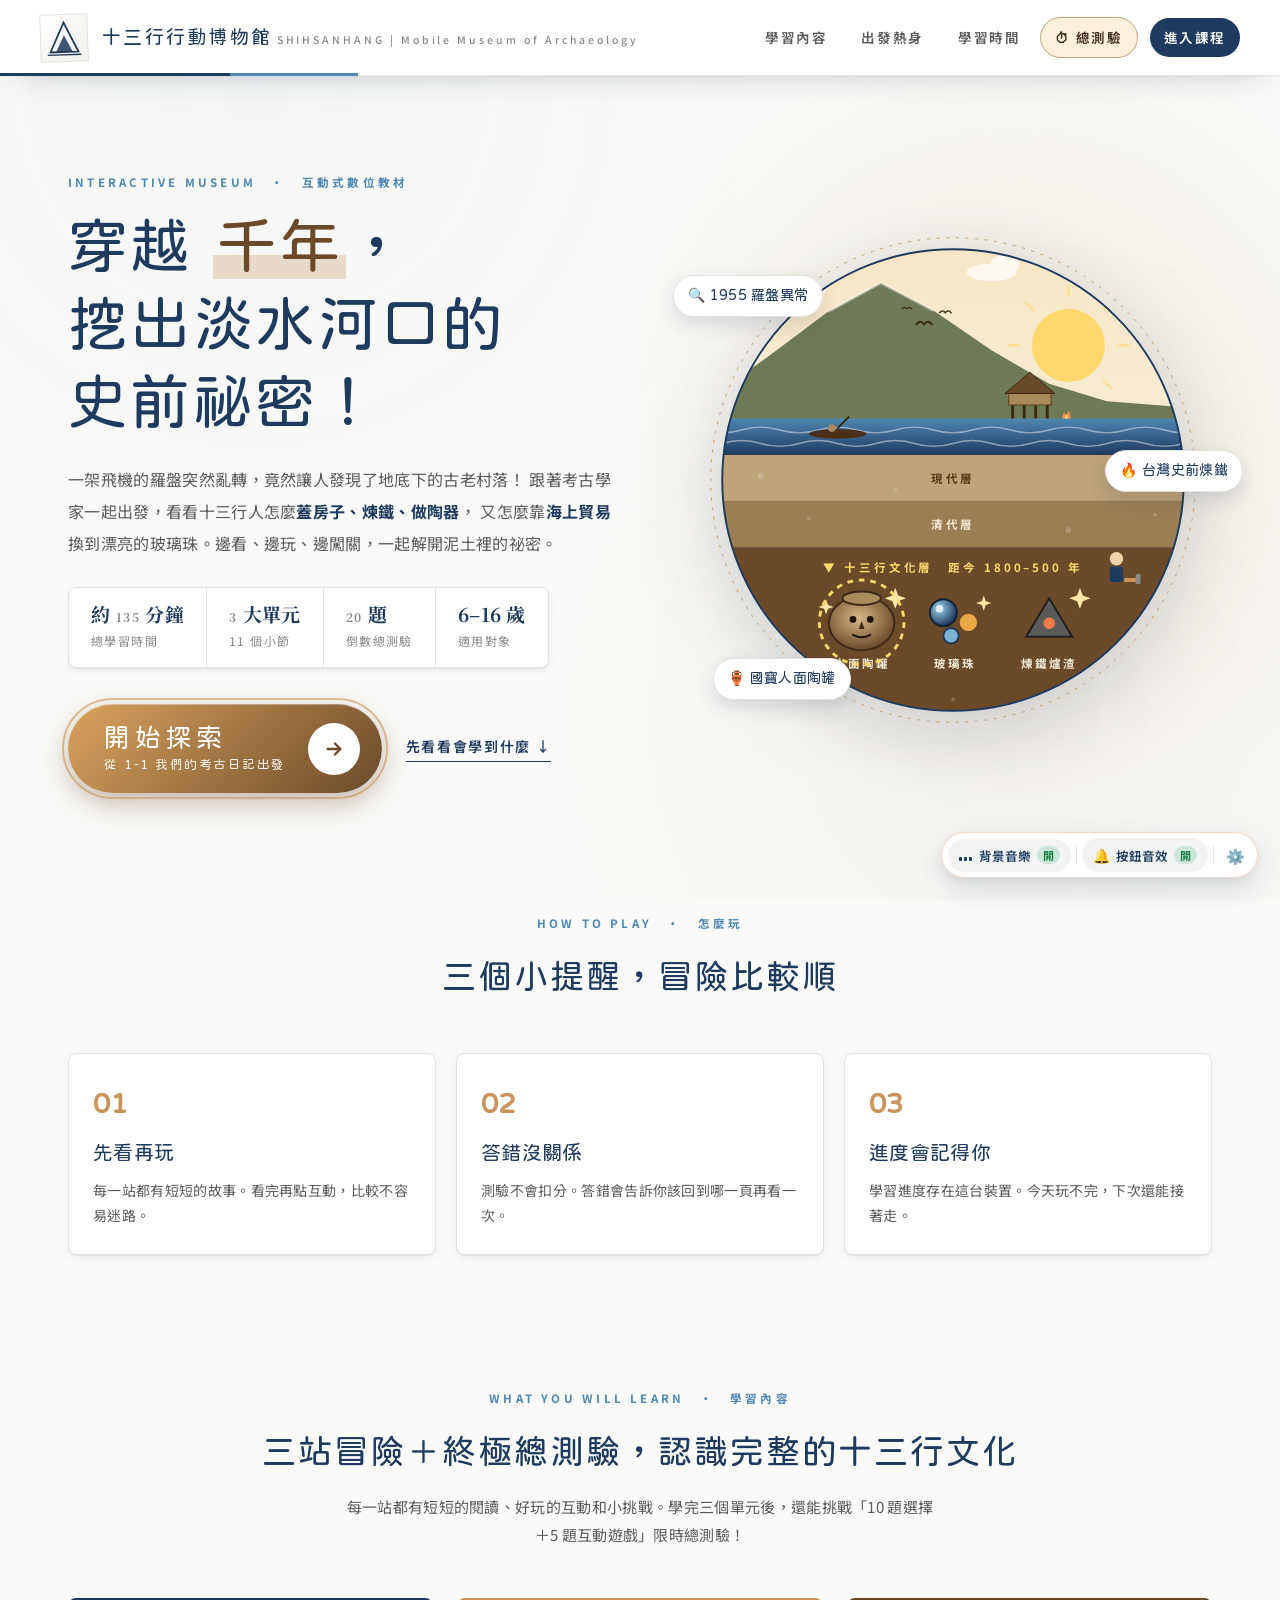
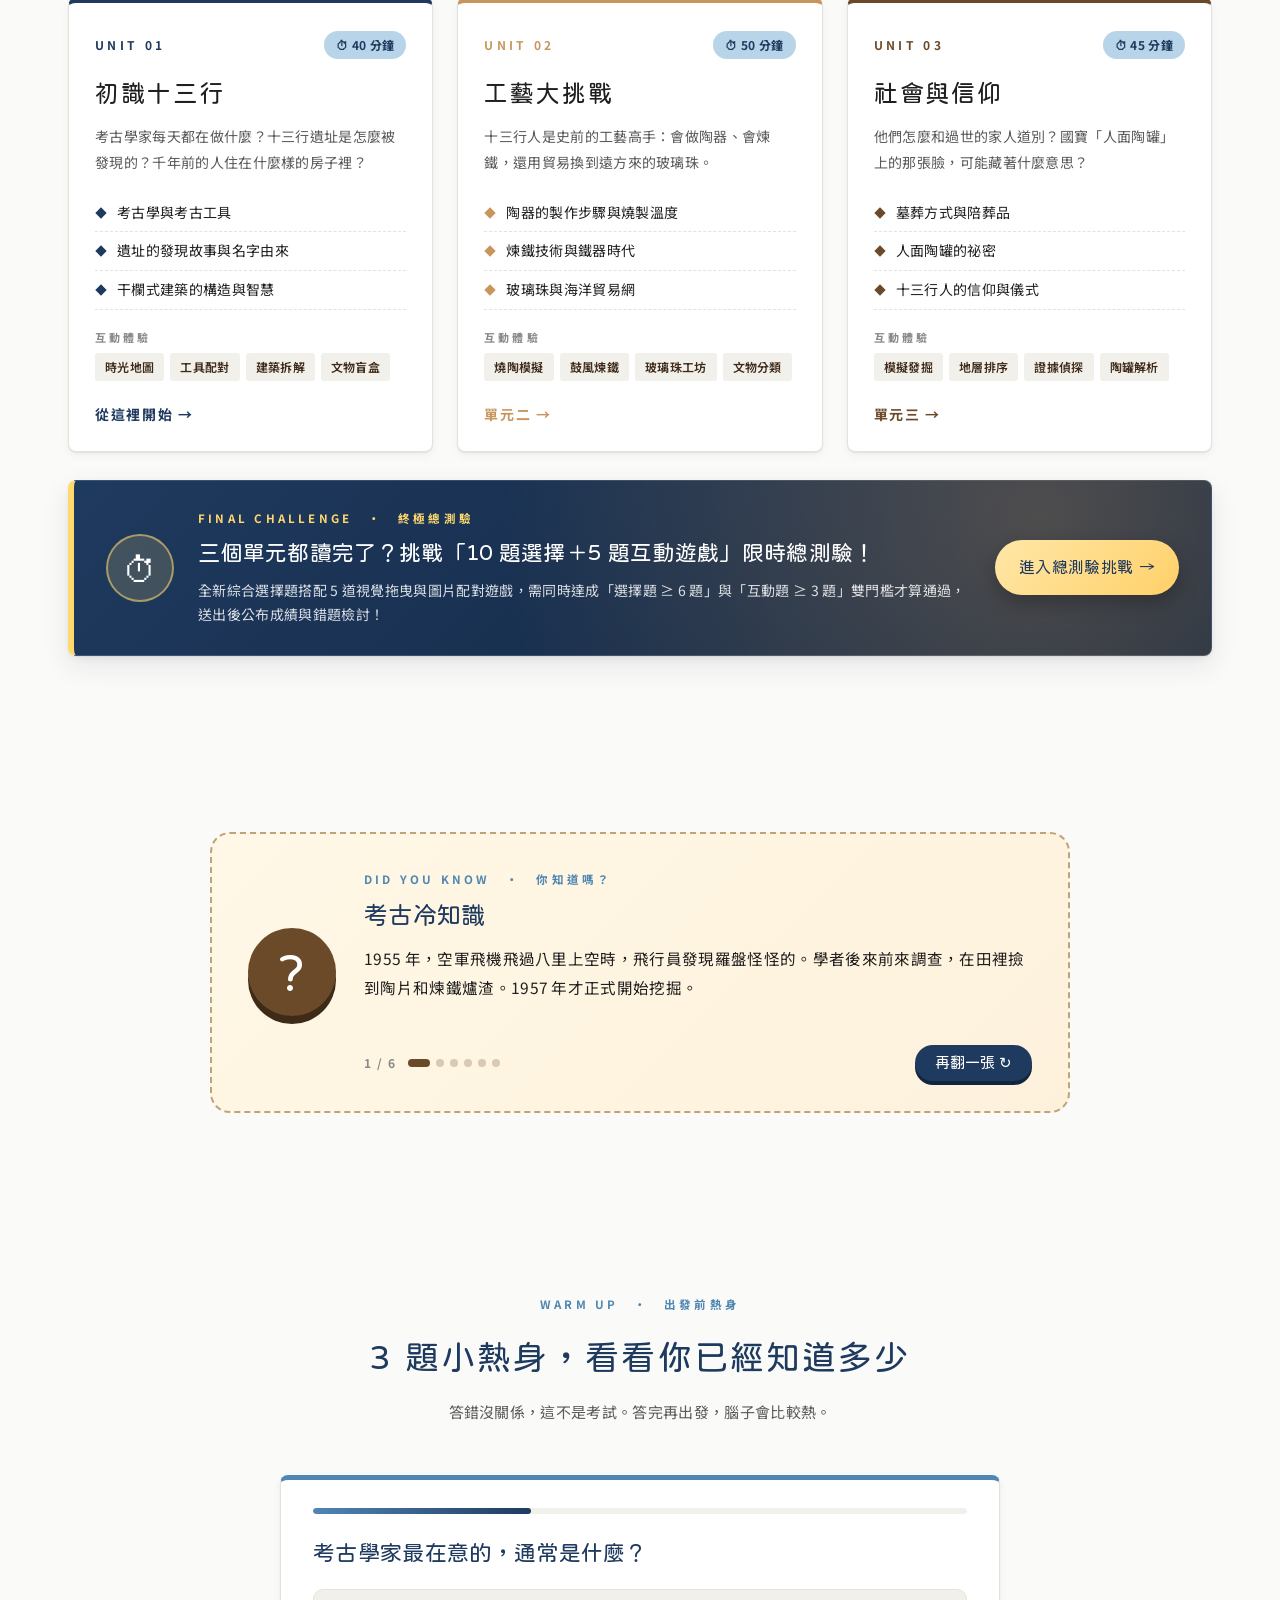
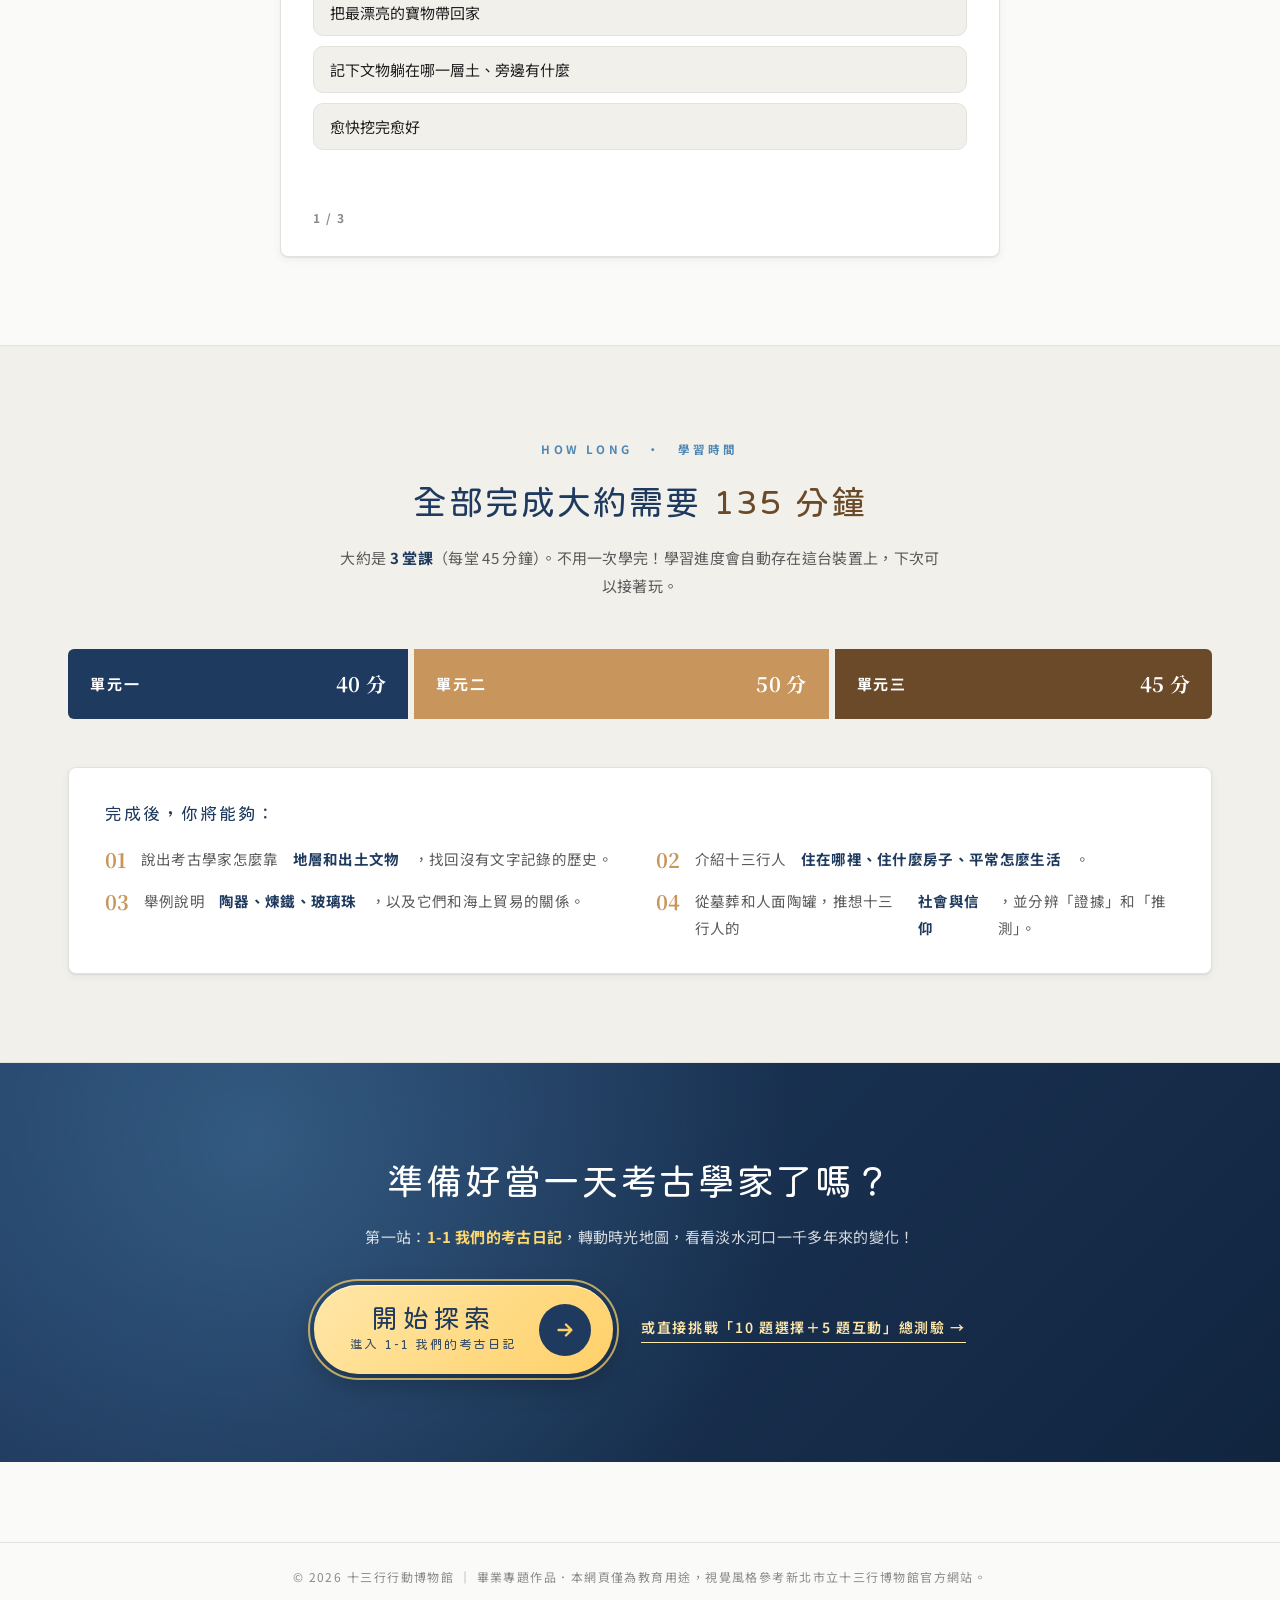
<file: index.html>
<!DOCTYPE html>
<html lang="zh-Hant">
<head>
    <meta charset="UTF-8">
    <meta name="viewport" content="width=device-width, initial-scale=1.0">
    <meta name="description" content="十三行行動博物館｜互動式數位教材：約 135 分鐘，帶你認識千年前淡水河口的十三行文化。">
    <title>十三行行動博物館 ｜ Shihsanhang Mobile Museum</title>

    <link rel="preconnect" href="https://fonts.googleapis.com">
    <link rel="preconnect" href="https://fonts.gstatic.com" crossorigin>
    <link href="https://fonts.googleapis.com/css2?family=Huninn&family=Noto+Sans+TC:wght@300;400;500;700;900&family=Noto+Serif+TC:wght@400;600;700&display=swap" rel="stylesheet">

    <link rel="stylesheet" href="css/style.css">
    <link rel="stylesheet" href="css/home.css">
    <link rel="stylesheet" href="css/audio.css">
</head>
<body class="home">

    <!-- ===== 頂部品牌列 ===== -->
    <header class="site-header" role="banner">
        <a href="index.html" class="brand brand--link" aria-label="十三行行動博物館首頁">
            <span class="brand__mark" aria-hidden="true">
                <svg viewBox="0 0 60 60" width="42" height="42">
                    <polygon points="10,50 30,8 50,50" fill="none" stroke="currentColor" stroke-width="2.5"/>
                    <polygon points="18,50 30,26 42,50" fill="currentColor" opacity="0.85"/>
                    <line x1="6" y1="54" x2="54" y2="54" stroke="currentColor" stroke-width="2"/>
                </svg>
            </span>
            <span class="brand__text">
                <span class="brand__title">十三行行動博物館</span>
                <span class="brand__subtitle">SHIHSANHANG&nbsp;|&nbsp;Mobile Museum of Archaeology</span>
            </span>
        </a>
        <nav class="home-nav" aria-label="首頁導覽">
            <a href="#learn">學習內容</a>
            <a href="#warmup">出發熱身</a>
            <a href="#time">學習時間</a>
            <a href="quiz.html" class="home-nav__quiz">⏱ 總測驗</a>
            <a href="unit1.html?guide=1#sub-1-1" class="home-nav__go">進入課程</a>
        </nav>
    </header>

    <main>
        <!-- ===== 主視覺 ===== -->
        <section class="home-hero" aria-labelledby="homeTitle">
            <div class="home-hero__copy">
                <span class="home-eyebrow">INTERACTIVE MUSEUM　·　互動式數位教材</span>
                <h1 id="homeTitle" class="home-hero__title">穿越 <em>千年</em>，<br>挖出淡水河口的<br>史前祕密！</h1>
                <p class="home-hero__lead">
                    一架飛機的羅盤突然亂轉，竟然讓人發現了地底下的古老村落！
                    跟著考古學家一起出發，看看十三行人怎麼<b>蓋房子、煉鐵、做陶器</b>，
                    又怎麼靠<b>海上貿易</b>換到漂亮的玻璃珠。邊看、邊玩、邊闖關，一起解開泥土裡的祕密。
                </p>

                <ul class="home-facts" aria-label="課程資訊">
                    <li><b>約 <span data-count="135">135</span> 分鐘</b><span>總學習時間</span></li>
                    <li><b><span data-count="3">3</span> 大單元</b><span>11 個小節</span></li>
                    <li><b><span data-count="20">20</span> 題</b><span>倒數總測驗</span></li>
                    <li><b>6–16 歲</b><span>適用對象</span></li>
                </ul>

                <div class="home-hero__actions">
                    <a href="unit1.html?guide=1#sub-1-1" class="start-btn" aria-label="開始學習，進入 1-1 我們的考古日記">
                        <span class="start-btn__label">開始探索</span>
                        <span class="start-btn__sub">從 1-1 我們的考古日記出發</span>
                        <span class="start-btn__arrow" aria-hidden="true">
                            <svg viewBox="0 0 24 24" width="22" height="22"><path d="M5 12h13M13 6l6 6-6 6" fill="none" stroke="currentColor" stroke-width="2.6" stroke-linecap="round" stroke-linejoin="round"/></svg>
                        </span>
                    </a>
                    <a href="#learn" class="ghost-btn">先看看會學到什麼 ↓</a>
                </div>
            </div>

            <!-- 主視覺插畫：地層與出土文物 -->
            <div class="home-hero__visual" aria-hidden="true">
                <span class="hero-chip hero-chip--1">🔍 1955 羅盤異常</span>
                <span class="hero-chip hero-chip--2">🔥 台灣史前煉鐵</span>
                <span class="hero-chip hero-chip--3">🏺 國寶人面陶罐</span>
                <svg viewBox="0 0 520 520" class="strata">
                    <defs>
                        <linearGradient id="hSky" x1="0" y1="0" x2="0" y2="1">
                            <stop offset="0%" stop-color="#F7E6C4"/>
                            <stop offset="100%" stop-color="#FBF5EA"/>
                        </linearGradient>
                        <linearGradient id="hWater" x1="0" y1="0" x2="0" y2="1">
                            <stop offset="0%" stop-color="#4F86B3"/>
                            <stop offset="100%" stop-color="#1F3A5F"/>
                        </linearGradient>
                        <radialGradient id="hBead" cx="35%" cy="35%" r="65%">
                            <stop offset="0%" stop-color="#9FD3F0"/>
                            <stop offset="100%" stop-color="#1F3A5F"/>
                        </radialGradient>
                        <radialGradient id="hPot" cx="45%" cy="40%" r="60%">
                            <stop offset="0%" stop-color="#D9B888"/>
                            <stop offset="100%" stop-color="#6B4A2A"/>
                        </radialGradient>
                        <clipPath id="hClip"><circle cx="260" cy="260" r="240"/></clipPath>
                    </defs>

                    <g clip-path="url(#hClip)">
                        <rect width="520" height="520" fill="url(#hSky)"/>

                        <!-- 遠景（視差：最慢） -->
                        <g class="px" data-depth="6">
                        <g class="strata__rays" transform="translate(380,120)">
                            <g class="strata__rays-spin" stroke="#FFD86E" stroke-width="3" stroke-linecap="round" opacity=".55">
                                <line x1="0" y1="-52" x2="0" y2="-62"/><line x1="0" y1="52" x2="0" y2="62"/>
                                <line x1="-52" y1="0" x2="-62" y2="0"/><line x1="52" y1="0" x2="62" y2="0"/>
                                <line x1="37" y1="37" x2="44" y2="44"/><line x1="-37" y1="-37" x2="-44" y2="-44"/>
                                <line x1="37" y1="-37" x2="44" y2="-44"/><line x1="-37" y1="37" x2="-44" y2="44"/>
                            </g>
                        </g>
                        <circle class="strata__sun" cx="380" cy="120" r="38" fill="#FFD86E"/>
                        <g class="strata__cloud strata__cloud--1" fill="#fff" opacity=".9">
                            <ellipse cx="90" cy="70" rx="34" ry="12"/><ellipse cx="108" cy="60" rx="20" ry="13"/><ellipse cx="76" cy="62" rx="14" ry="10"/>
                        </g>
                        <g class="strata__cloud strata__cloud--2" fill="#fff" opacity=".75">
                            <ellipse cx="300" cy="44" rx="26" ry="9"/><ellipse cx="314" cy="36" rx="15" ry="10"/>
                        </g>
                        <path d="M0,180 L70,130 L130,85 L185,55 L240,84 L300,125 L360,160 L420,178 L520,186 L520,200 L0,200 Z" fill="#6E7A55"/>
                        <path d="M130,85 L185,55 L240,84" fill="none" stroke="rgba(255,255,255,.4)" stroke-width="3"/>
                        <g class="strata__birds" fill="none" stroke="#3A2A0A" stroke-width="2" stroke-linecap="round">
                            <g transform="translate(230,98)"><path class="strata__wing" d="M-8,0 Q-4,-5 0,0 Q4,-5 8,0"/></g>
                            <g transform="translate(252,86) scale(.75)"><path class="strata__wing strata__wing--b" d="M-8,0 Q-4,-5 0,0 Q4,-5 8,0"/></g>
                            <g transform="translate(212,82) scale(.6)"><path class="strata__wing strata__wing--c" d="M-8,0 Q-4,-5 0,0 Q4,-5 8,0"/></g>
                        </g>
                        </g>

                        <!-- 炊煙 -->
                        <g fill="#fff">
                            <circle class="strata__smoke" cx="346" cy="146" r="5"/>
                            <circle class="strata__smoke strata__smoke--b" cx="346" cy="146" r="6"/>
                            <circle class="strata__smoke strata__smoke--c" cx="346" cy="146" r="4"/>
                        </g>

                        <!-- 干欄屋 + 火堆 -->
                        <g transform="translate(340, 182)">
                            <line x1="-18" y1="0" x2="-18" y2="16" stroke="#3A2A0A" stroke-width="3"/>
                            <line x1="-6" y1="0" x2="-6" y2="16" stroke="#3A2A0A" stroke-width="3"/>
                            <line x1="6" y1="0" x2="6" y2="16" stroke="#3A2A0A" stroke-width="3"/>
                            <line x1="18" y1="0" x2="18" y2="16" stroke="#3A2A0A" stroke-width="3"/>
                            <rect x="-22" y="-12" width="44" height="12" fill="#A88A5C" stroke="#5A3A1A"/>
                            <polygon points="-26,-12 0,-34 26,-12" fill="#6B4A2A" stroke="#3A2A0A"/>
                            <g class="strata__fire" transform="translate(38, 10)">
                                <ellipse cx="0" cy="6" rx="8" ry="3" fill="#3A2A0A" opacity=".45"/>
                                <path d="M-5,6 Q-2,-10 0,6 Q2,-14 5,6" fill="#FF8A45"/>
                                <path d="M-2,6 Q0,-6 2,6" fill="#FFE066"/>
                            </g>
                        </g>

                        <!-- 河面 -->
                        <rect x="0" y="196" width="520" height="38" fill="url(#hWater)"/>
                        <g class="strata__waves" fill="none" stroke="#fff" stroke-width="1.5" opacity=".45">
                            <path d="M-40,208 q20,-6 40,0 t40,0 t40,0 t40,0 t40,0 t40,0 t40,0 t40,0 t40,0 t40,0 t40,0 t40,0 t40,0 t40,0 t40,0"/>
                            <path d="M-60,222 q20,-6 40,0 t40,0 t40,0 t40,0 t40,0 t40,0 t40,0 t40,0 t40,0 t40,0 t40,0 t40,0 t40,0 t40,0 t40,0"/>
                        </g>
                        <g transform="translate(140, 212)">
                            <g class="strata__canoe">
                                <ellipse cx="0" cy="0" rx="30" ry="5" fill="#4A2F1A"/>
                                <circle cx="-6" cy="-6" r="4" fill="#A88A5C"/>
                                <line x1="0" y1="-6" x2="12" y2="-18" stroke="#3A2A0A" stroke-width="2"/>
                            </g>
                        </g>
                        <g transform="translate(430, 214)">
                            <g class="strata__fish">
                                <path d="M0,0 q8,-6 16,0 q-8,6 -16,0 z M16,0 l6,-4 v8 z" fill="#E8A845"/>
                            </g>
                        </g>

                        <!-- 地層 -->
                        <rect x="0" y="234" width="520" height="48" fill="#BFA37A"/>
                        <rect x="0" y="282" width="520" height="48" fill="#9C7E55"/>
                        <rect x="0" y="330" width="520" height="190" fill="#6B4A2A"/>
                        <g stroke="rgba(0,0,0,.12)" stroke-width="1.5">
                            <line x1="0" y1="282" x2="520" y2="282"/>
                            <line x1="0" y1="330" x2="520" y2="330"/>
                        </g>
                        <g fill="rgba(255,255,255,.18)">
                            <circle cx="60" cy="256" r="3"/><circle cx="200" cy="270" r="2"/><circle cx="420" cy="250" r="3"/>
                            <circle cx="110" cy="300" r="2"/><circle cx="380" cy="312" r="3"/><circle cx="470" cy="296" r="2"/>
                            <circle cx="120" cy="470" r="3"/><circle cx="260" cy="488" r="2"/><circle cx="400" cy="466" r="3"/>
                        </g>
                        <g font-size="12" font-weight="700" letter-spacing="3" text-anchor="middle">
                            <text x="260" y="263" fill="#5A3A1A">現代層</text>
                            <text x="260" y="311" fill="#F2E6D0">清代層</text>
                            <text x="260" y="356" fill="#FFD86E">▼ 十三行文化層　距今 1800–500 年</text>
                        </g>

                        <!-- 出土文物（外層定位、內層動畫） -->
                        <g transform="translate(165, 405)">
                            <g class="strata__find strata__find--1">
                                <ellipse cx="0" cy="4" rx="34" ry="28" fill="url(#hPot)" stroke="#3D2A18" stroke-width="2"/>
                                <ellipse cx="0" cy="-22" rx="20" ry="7" fill="#A88A5C" stroke="#3D2A18" stroke-width="2"/>
                                <circle cx="-9" cy="0" r="3.5" fill="#1F1208"/>
                                <circle cx="9" cy="0" r="3.5" fill="#1F1208"/>
                                <path d="M0,2 L-3,10 L3,10 Z" fill="#3D2A18"/>
                                <path d="M-9,16 Q0,21 9,16" fill="none" stroke="#1F1208" stroke-width="2" stroke-linecap="round"/>
                            </g>
                        </g>
                        <g transform="translate(250, 398)">
                            <g class="strata__find strata__find--2">
                                <circle cx="0" cy="0" r="14" fill="url(#hBead)" stroke="#0F2238" stroke-width="2"/>
                                <circle cx="26" cy="10" r="10" fill="#E8A845" stroke="#6B4A2A" stroke-width="2"/>
                                <circle cx="8" cy="24" r="8" fill="#7FB3D5" stroke="#1F3A5F" stroke-width="2"/>
                                <circle cx="-4" cy="-4" r="4" fill="#fff" opacity=".7"/>
                            </g>
                        </g>
                        <g transform="translate(360, 405)">
                            <g class="strata__find strata__find--3">
                                <path d="M-24,18 L0,-22 L24,18 Z" fill="#5A5A5A" stroke="#1F1F1F" stroke-width="2"/>
                                <circle cx="0" cy="4" r="6" fill="#FF7A45"/>
                            </g>
                        </g>
                        <g font-size="12" font-weight="700" letter-spacing="2" text-anchor="middle" fill="#F2E6D0">
                            <text x="165" y="456">人面陶罐</text>
                            <text x="262" y="456">玻璃珠</text>
                            <text x="360" y="456">煉鐵爐渣</text>
                        </g>
                        <g transform="translate(430, 360)">
                            <g class="strata__digger">
                                <circle cx="0" cy="-18" r="7" fill="#F2D2A8"/>
                                <rect x="-7" y="-10" width="14" height="16" rx="3" fill="#1F3A5F"/>
                                <rect x="8" y="2" width="16" height="4" rx="1" fill="#C8965C"/>
                                <rect x="20" y="-2" width="5" height="10" fill="#8A8A8A"/>
                            </g>
                        </g>

                        <!-- 閃光 -->
                        <g fill="#FFE7A8">
                            <path class="strata__spark" d="M200,372 l3,8 8,3 -8,3 -3,8 -3,-8 -8,-3 8,-3z"/>
                            <path class="strata__spark strata__spark--b" d="M292,380 l2,6 6,2 -6,2 -2,6 -2,-6 -6,-2 6,-2z"/>
                            <path class="strata__spark strata__spark--c" d="M392,372 l3,8 8,3 -8,3 -3,8 -3,-8 -8,-3 8,-3z"/>
                            <path class="strata__spark strata__spark--d" d="M128,384 l2,6 6,2 -6,2 -2,6 -2,-6 -6,-2 6,-2z"/>
                        </g>

                        <!-- 考古探照光 -->
                        <circle class="strata__scan" cx="165" cy="408" r="44" fill="none" stroke="#FFD86E" stroke-width="3" stroke-dasharray="6 6"/>
                    </g>
                    <circle cx="260" cy="260" r="240" fill="none" stroke="#1F3A5F" stroke-width="2"/>
                    <circle cx="260" cy="260" r="252" fill="none" stroke="#C8965C" stroke-width="1" stroke-dasharray="3 7"/>
                </svg>
                <span class="hero-mote" style="--x:12%; --d:9s"></span>
                <span class="hero-mote" style="--x:38%; --d:12s"></span>
                <span class="hero-mote" style="--x:71%; --d:8s"></span>
                <span class="hero-mote" style="--x:86%; --d:11s"></span>
            </div>
        </section>

        <section class="home-section home-section--how" aria-labelledby="howTitle">
            <div class="home-section__head">
                <span class="home-eyebrow">HOW TO PLAY　·　怎麼玩</span>
                <h2 id="howTitle" class="home-section__title">三個小提醒，冒險比較順</h2>
            </div>
            <ol class="how-steps">
                <li class="reveal-up"><b>01</b><h3>先看再玩</h3><p>每一站都有短短的故事。看完再點互動，比較不容易迷路。</p></li>
                <li class="reveal-up"><b>02</b><h3>答錯沒關係</h3><p>測驗不會扣分。答錯會告訴你該回到哪一頁再看一次。</p></li>
                <li class="reveal-up"><b>03</b><h3>進度會記得你</h3><p>學習進度存在這台裝置。今天玩不完，下次還能接著走。</p></li>
            </ol>
        </section>

        <!-- ===== 你會學到什麼 ===== -->
        <section class="home-section" id="learn" aria-labelledby="learnTitle">
            <div class="home-section__head">
                <span class="home-eyebrow">WHAT YOU WILL LEARN　·　學習內容</span>
                <h2 id="learnTitle" class="home-section__title">三站冒險＋終極總測驗，認識完整的十三行文化</h2>
                <p class="home-section__lead">每一站都有短短的閱讀、好玩的互動和小挑戰。學完三個單元後，還能挑戰「10 題選擇＋5 題互動遊戲」限時總測驗！</p>
            </div>

            <div class="unit-cards">
                <article class="reveal-up unit-card unit-card--1" data-progress-key="unit1">
                    <div class="unit-card__top">
                        <span class="unit-card__no">UNIT 01</span>
                        <span class="unit-card__time">⏱ 40 分鐘</span>
                    </div>
                    <h3 class="unit-card__title">初識十三行</h3>
                    <p class="unit-card__desc">考古學家每天都在做什麼？十三行遺址是怎麼被發現的？千年前的人住在什麼樣的房子裡？</p>
                    <ul class="unit-card__list">
                        <li>考古學與考古工具</li>
                        <li>遺址的發現故事與名字由來</li>
                        <li>干欄式建築的構造與智慧</li>
                    </ul>
                    <div class="unit-card__play">
                        <span>互動體驗</span>
                        <em>時光地圖</em><em>工具配對</em><em>建築拆解</em><em>文物盲盒</em>
                    </div>
                    <a href="unit1.html?guide=1#sub-1-1" class="unit-card__link">從這裡開始 →</a>
                </article>

                <article class="reveal-up unit-card unit-card--2" data-progress-key="unit2">
                    <div class="unit-card__top">
                        <span class="unit-card__no">UNIT 02</span>
                        <span class="unit-card__time">⏱ 50 分鐘</span>
                    </div>
                    <h3 class="unit-card__title">工藝大挑戰</h3>
                    <p class="unit-card__desc">十三行人是史前的工藝高手：會做陶器、會煉鐵，還用貿易換到遠方來的玻璃珠。</p>
                    <ul class="unit-card__list">
                        <li>陶器的製作步驟與燒製溫度</li>
                        <li>煉鐵技術與鐵器時代</li>
                        <li>玻璃珠與海洋貿易網</li>
                    </ul>
                    <div class="unit-card__play">
                        <span>互動體驗</span>
                        <em>燒陶模擬</em><em>鼓風煉鐵</em><em>玻璃珠工坊</em><em>文物分類</em>
                    </div>
                    <a href="unit2.html#sub-2-1" class="unit-card__link">單元二 →</a>
                </article>

                <article class="reveal-up unit-card unit-card--3" data-progress-key="unit3">
                    <div class="unit-card__top">
                        <span class="unit-card__no">UNIT 03</span>
                        <span class="unit-card__time">⏱ 45 分鐘</span>
                    </div>
                    <h3 class="unit-card__title">社會與信仰</h3>
                    <p class="unit-card__desc">他們怎麼和過世的家人道別？國寶「人面陶罐」上的那張臉，可能藏著什麼意思？</p>
                    <ul class="unit-card__list">
                        <li>墓葬方式與陪葬品</li>
                        <li>人面陶罐的祕密</li>
                        <li>十三行人的信仰與儀式</li>
                    </ul>
                    <div class="unit-card__play">
                        <span>互動體驗</span>
                        <em>模擬發掘</em><em>地層排序</em><em>證據偵探</em><em>陶罐解析</em>
                    </div>
                    <a href="unit3.html#sub-3-1" class="unit-card__link">單元三 →</a>
                </article>
            </div>

            <!-- 終極總測驗橫幅入口 -->
            <div class="reveal-up home-quiz-banner">
                <div class="home-quiz-banner__badge" aria-hidden="true">⏱</div>
                <div class="home-quiz-banner__body">
                    <div class="home-quiz-banner__tags">
                        <span class="home-quiz-banner__eyebrow">FINAL CHALLENGE　·　終極總測驗</span>
                        <span class="home-quiz-banner__best" id="homeQuizBest" hidden></span>
                    </div>
                    <h3 class="home-quiz-banner__title">三個單元都讀完了？挑戰「10 題選擇＋5 題互動遊戲」限時總測驗！</h3>
                    <p class="home-quiz-banner__desc">全新綜合選擇題搭配 5 道視覺拖曳與圖片配對遊戲，需同時達成「選擇題 ≥ 6 題」與「互動題 ≥ 3 題」雙門檻才算通過，送出後公布成績與錯題檢討！</p>
                </div>
                <a href="quiz.html" class="home-quiz-banner__btn">進入總測驗挑戰 →</a>
            </div>
        </section>

        <!-- ===== 你知道嗎？小知識翻牌 ===== -->
        <section class="home-section home-section--facts" aria-labelledby="factTitle">
            <div class="fun-fact reveal-up" id="funFact">
                <div class="fun-fact__badge" aria-hidden="true">?</div>
                <div class="fun-fact__body">
                    <span class="home-eyebrow">DID YOU KNOW　·　你知道嗎？</span>
                    <h2 id="factTitle" class="fun-fact__title">考古冷知識</h2>
                    <p class="fun-fact__text" id="funFactText" aria-live="polite">1955 年，空軍飛機飛過八里上空時，飛行員發現羅盤怪怪的。學者後來前來調查，在田裡撿到陶片和煉鐵爐渣。1957 年才正式開始挖掘。</p>
                    <div class="fun-fact__foot">
                        <div class="fun-fact__meta">
                            <span class="fun-fact__count" id="funFactCount">1 / 6</span>
                            <div class="fun-fact__dots" id="funFactDots" aria-hidden="true"></div>
                        </div>
                        <button type="button" class="fun-fact__next" id="funFactNext">再翻一張 ↻</button>
                    </div>
                </div>
            </div>
        </section>

        <section class="home-section" id="warmup" aria-labelledby="warmTitle">
            <div class="home-section__head">
                <span class="home-eyebrow">WARM UP　·　出發前熱身</span>
                <h2 id="warmTitle" class="home-section__title">3 題小熱身，看看你已經知道多少</h2>
                <p class="home-section__lead">答錯沒關係，這不是考試。答完再出發，腦子會比較熱。</p>
            </div>
            <div class="warmup reveal-up" id="warmupGame">
                <div class="warmup__progress" aria-hidden="true">
                    <span class="warmup__progress-bar" id="warmupBar" style="width: 33.3%"></span>
                </div>
                <p class="warmup__q" id="warmupQ"></p>
                <div class="warmup__opts" id="warmupOpts"></div>
                <p class="warmup__fb" id="warmupFb" aria-live="polite"></p>
                <div class="warmup__foot">
                    <span class="warmup__count" id="warmupCount">1 / 3</span>
                    <a href="unit1.html?guide=1#sub-1-1" class="warmup__go" hidden>熱身完成，開始探索 →</a>
                </div>
            </div>
        </section>

        <!-- ===== 學習時間 ===== -->
        <section class="home-section home-section--alt" id="time" aria-labelledby="timeTitle">
            <div class="home-section__head">
                <span class="home-eyebrow">HOW LONG　·　學習時間</span>
                <h2 id="timeTitle" class="home-section__title">全部完成大約需要 <em>135 分鐘</em></h2>
                <p class="home-section__lead">大約是 <b>3 堂課</b>（每堂 45 分鐘）。不用一次學完！學習進度會自動存在這台裝置上，下次可以接著玩。</p>
            </div>

            <div class="time-plan reveal-up" role="list">
                <div class="time-plan__seg time-plan__seg--1" style="flex: 40" role="listitem">
                    <b>單元一</b><span>40 分</span>
                </div>
                <div class="time-plan__seg time-plan__seg--2" style="flex: 50" role="listitem">
                    <b>單元二</b><span>50 分</span>
                </div>
                <div class="time-plan__seg time-plan__seg--3" style="flex: 45" role="listitem">
                    <b>單元三</b><span>45 分</span>
                </div>
            </div>

            <div class="outcomes reveal-up">
                <h3 class="outcomes__title">完成後，你將能夠：</h3>
                <ol class="outcomes__list">
                    <li><span>01</span>說出考古學家怎麼靠<b>地層和出土文物</b>，找回沒有文字記錄的歷史。</li>
                    <li><span>02</span>介紹十三行人<b>住在哪裡、住什麼房子、平常怎麼生活</b>。</li>
                    <li><span>03</span>舉例說明<b>陶器、煉鐵、玻璃珠</b>，以及它們和海上貿易的關係。</li>
                    <li><span>04</span>從墓葬和人面陶罐，推想十三行人的<b>社會與信仰</b>，並分辨「證據」和「推測」。</li>
                </ol>
            </div>
        </section>

        <!-- ===== 結尾呼籲 ===== -->
        <section class="home-cta" aria-labelledby="ctaTitle">
            <h2 id="ctaTitle" class="home-cta__title">準備好當一天考古學家了嗎？</h2>
            <p class="home-cta__lead">第一站：<b>1-1 我們的考古日記</b>，轉動時光地圖，看看淡水河口一千多年來的變化！</p>
            <div class="home-cta__actions">
                <a href="unit1.html?guide=1#sub-1-1" class="start-btn start-btn--light" aria-label="開始學習，進入 1-1 我們的考古日記">
                    <span class="start-btn__label">開始探索</span>
                    <span class="start-btn__sub">進入 1-1 我們的考古日記</span>
                    <span class="start-btn__arrow" aria-hidden="true">
                        <svg viewBox="0 0 24 24" width="22" height="22"><path d="M5 12h13M13 6l6 6-6 6" fill="none" stroke="currentColor" stroke-width="2.6" stroke-linecap="round" stroke-linejoin="round"/></svg>
                    </span>
                </a>
                <a href="quiz.html" class="ghost-btn ghost-btn--light">或直接挑戰「10 題選擇＋5 題互動」總測驗 →</a>
            </div>
        </section>
    </main>

    <footer class="site-footer home-footer">
        <p>© 2026 十三行行動博物館 ｜ 畢業專題作品．本網頁僅為教育用途，視覺風格參考新北市立十三行博物館官方網站。</p>
    </footer>

    <script src="js/audio.js" defer></script>
    <script src="js/home.js" defer></script>

</body>
</html>
</file>
<file: css/style.css>
/* =========================================================
   十三行行動博物館 - 視覺風格 CSS
   參考新北市立十三行博物館官網 (sshm.ntpc.gov.tw)
   ========================================================= */

/* 標題用的圓體（jf 粉圓體 Huninn），內文仍使用 Noto Sans TC */
@import url('https://fonts.googleapis.com/css2?family=Huninn&display=swap');

/* ---------- 1. 設計變數 (Design Tokens) ---------- */
:root {
    /* 主色：清水模灰、地質棕、官網靛藍、天空藍 */
    --c-concrete:      #A6A6A6;      /* 清水模灰 */
    --c-concrete-dk:   #6E6E6E;      /* 深清水模 */
    --c-concrete-lt:   #DCDCDC;      /* 淡清水模 */
    --c-earth:         #6B4A2A;      /* 地質棕 */
    --c-earth-dk:      #3D2A18;      /* 深地質棕 */
    --c-earth-lt:      #BFA37A;      /* 淡地質棕 */
    --c-indigo:        #1F3A5F;      /* 官網招牌靛藍 */
    --c-indigo-dk:     #11253F;
    --c-sky:           #4F86B3;      /* 天空藍 */
    --c-sky-lt:        #B8D4E8;
    --c-accent:        #C8965C;      /* 點綴琥珀 */

    /* 中性 */
    --c-bg:            #FAFAF8;
    --c-bg-alt:        #F2F0EB;
    --c-line:          #E4E2DD;
    --c-text:          #1F1F1F;
    --c-text-soft:     #5A5A5A;
    --c-text-mute:     #8A8A8A;

    /* 字體 */
    --f-sans:   'Noto Sans TC', 'PingFang TC', 'Microsoft JhengHei', sans-serif;
    --f-serif:  'Noto Serif TC', 'PMingLiU', serif;
    --f-display: 'Huninn', 'Noto Sans TC', 'PingFang TC', 'Microsoft JhengHei', sans-serif;

    /* 字距：模仿官網標題的「呼吸感」 */
    --ls-tight:  -0.01em;
    --ls-normal: 0.02em;
    --ls-wide:   0.12em;
    --ls-xwide:  0.28em;

    /* 圓角與陰影（加深層次：多層陰影堆疊，模擬實體材質的浮起感） */
    --r-sm: 4px;
    --r-md: 8px;
    --r-lg: 16px;
    --sh-1: 0 1px 2px rgba(17,37,63,.05), 0 3px 10px rgba(17,37,63,.05), 0 1px 0 rgba(17,37,63,.03);
    --sh-2: 0 2px 6px rgba(17,37,63,.06), 0 10px 28px rgba(17,37,63,.09), 0 1px 0 rgba(17,37,63,.04);
    --sh-3: 0 8px 20px rgba(17,37,63,.10), 0 24px 56px rgba(17,37,63,.16);
    --sh-4: 0 12px 28px rgba(17,37,63,.14), 0 32px 72px rgba(17,37,63,.20);
    --sh-inset: inset 0 1px 0 rgba(255,255,255,.6);

    /* 間距尺標（維持原有硬編碼間距的同時，提供新元件統一使用） */
    --sp-1: 8px;
    --sp-2: 14px;
    --sp-3: 22px;
    --sp-4: 32px;
    --sp-5: 48px;
    --sp-6: 72px;

    /* 動效 */
    --t-fast:    150ms cubic-bezier(.4,0,.2,1);
    --t-base:    280ms cubic-bezier(.4,0,.2,1);
    --t-slow:    520ms cubic-bezier(.4,0,.2,1);

    /* 版面 */
    --sidebar-w: 280px;
    --header-h:  76px;
    --gap:       28px;
}

/* ---------- 2. 全域基礎 ---------- */
* { box-sizing: border-box; margin: 0; padding: 0; }

html { scroll-behavior: smooth; }

body {
    font-family: var(--f-sans);
    font-weight: 400;
    color: var(--c-text);
    background: var(--c-bg);
    line-height: 1.7;
    letter-spacing: var(--ls-normal);
    -webkit-font-smoothing: antialiased;
    overflow-x: hidden;
}

img, svg { display: block; max-width: 100%; }
button { font-family: inherit; cursor: pointer; border: none; background: none; color: inherit; }
a { color: inherit; text-decoration: none; transition: color var(--t-fast); }
ul { list-style: none; }

/* 細微的考古學紋理背景 */
body::before {
    content: '';
    position: fixed;
    inset: 0;
    background:
        radial-gradient(circle at 20% 10%, rgba(79,134,179,.03), transparent 40%),
        radial-gradient(circle at 80% 80%, rgba(107,74,42,.04), transparent 40%);
    pointer-events: none;
    z-index: -1;
}

/* ---------- 3. 頂部品牌列 ---------- */
.site-header {
    position: sticky;
    top: 0;
    z-index: 100;
    height: var(--header-h);
    padding: 0 40px;
    display: flex;
    align-items: center;
    justify-content: space-between;
    background: rgba(255,255,255,.92);
    backdrop-filter: blur(12px);
    -webkit-backdrop-filter: blur(12px);
    border-bottom: 1px solid var(--c-line);
    box-shadow: 0 1px 0 rgba(17,37,63,.03), 0 16px 32px -20px rgba(17,37,63,.28);
}

/* 模仿官網建築的傾斜裝飾線 */
.site-header::after {
    content: '';
    position: absolute;
    left: 0; right: 0; bottom: -1px;
    height: 3px;
    background: linear-gradient(90deg,
        var(--c-indigo) 0,
        var(--c-indigo) 18%,
        var(--c-sky) 18%,
        var(--c-sky) 28%,
        transparent 28%);
    clip-path: polygon(0 0, 100% 0, 99% 100%, 0 100%);
}

.brand { display: flex; align-items: center; gap: 14px; }
.brand__mark {
    color: var(--c-indigo);
    display: grid;
    place-items: center;
    width: 48px; height: 48px;
    background: linear-gradient(135deg, #fff, var(--c-bg-alt));
    border: 1px solid var(--c-line);
    transform: rotate(-2deg);
    transition: transform var(--t-base);
}
.brand__mark:hover { transform: rotate(2deg) scale(1.05); }

.brand__title {
    font-size: 19px;
    font-weight: 700;
    letter-spacing: var(--ls-wide);
    color: var(--c-indigo);
    line-height: 1.1;
}
.brand__subtitle {
    font-size: 10.5px;
    letter-spacing: var(--ls-xwide);
    color: var(--c-text-mute);
    margin-top: 2px;
    font-weight: 500;
}

.top-nav { display: flex; align-items: center; gap: 6px; }
.top-nav__link {
    position: relative;
    padding: 10px 18px;
    font-size: 14px;
    font-weight: 500;
    letter-spacing: var(--ls-wide);
    color: var(--c-text-soft);
    border: 1px solid transparent;
    transition: all var(--t-base);
}
.top-nav__link::before {
    content: '';
    position: absolute;
    left: 50%; bottom: 6px;
    width: 0; height: 2px;
    background: var(--c-indigo);
    transform: translateX(-50%);
    transition: width var(--t-base);
}
.top-nav__link:hover,
.top-nav__link.active { color: var(--c-indigo); }
.top-nav__link:hover::before,
.top-nav__link.active::before { width: 24px; }

.top-nav__lang {
    margin-left: 10px;
    padding: 8px 14px;
    font-size: 12px;
    font-weight: 600;
    letter-spacing: var(--ls-wide);
    color: var(--c-indigo);
    border: 1px solid var(--c-indigo);
    background: transparent;
    transition: all var(--t-base);
}
.top-nav__lang:hover {
    background: var(--c-indigo);
    color: #fff;
    transform: translateY(-2px);
}

/* ---------- 4. 主版型 ---------- */
.layout {
    display: grid;
    grid-template-columns: var(--sidebar-w) 1fr;
    min-height: calc(100vh - var(--header-h));
}

/* ---------- 5. 側邊單元導覽 ---------- */
.sidebar {
    padding: 36px 24px;
    background: linear-gradient(180deg, #fff 0%, var(--c-bg-alt) 100%);
    border-right: 1px solid var(--c-line);
    position: sticky;
    top: var(--header-h);
    align-self: start;
    height: calc(100vh - var(--header-h));
    overflow-y: auto;
}
.sidebar::-webkit-scrollbar { width: 6px; }
.sidebar::-webkit-scrollbar-thumb { background: var(--c-concrete); border-radius: 3px; }

.sidebar__head { margin-bottom: 24px; }
.sidebar__eyebrow {
    display: block;
    font-size: 10px;
    font-weight: 700;
    letter-spacing: var(--ls-xwide);
    color: var(--c-sky);
    margin-bottom: 8px;
}
.sidebar__title {
    font-size: 22px;
    font-weight: 900;
    color: var(--c-indigo);
    letter-spacing: var(--ls-wide);
    line-height: 1.2;
}
.sidebar__rule {
    margin-top: 14px;
    height: 2px;
    background: linear-gradient(90deg, var(--c-indigo) 0, var(--c-indigo) 30%, var(--c-line) 30%);
}

.unit-list { display: flex; flex-direction: column; gap: 6px; }

.unit-item { position: relative; }
.unit-item__btn {
    display: grid;
    grid-template-columns: auto 1fr auto;
    align-items: center;
    gap: 14px;
    width: 100%;
    padding: 16px 14px;
    text-align: left;
    background: transparent;
    border: 1px solid transparent;
    transition: all var(--t-base);
    position: relative;
    overflow: hidden;
}
.unit-item__btn::before {
    content: '';
    position: absolute;
    left: 0; top: 0; bottom: 0;
    width: 3px;
    background: var(--c-indigo);
    transform: scaleY(0);
    transform-origin: top;
    transition: transform var(--t-base);
}
.unit-item:not(.is-locked) .unit-item__btn:hover {
    background: #fff;
    border-color: var(--c-line);
    transform: translateY(-2px);
    box-shadow: var(--sh-1);
}
.unit-item:not(.is-locked) .unit-item__btn:hover::before { transform: scaleY(1); }
.unit-item.is-active .unit-item__btn {
    background: #fff;
    border-color: var(--c-line);
    box-shadow: var(--sh-1);
}
.unit-item.is-active .unit-item__btn::before { transform: scaleY(1); }

.unit-item__no {
    font-family: var(--f-serif);
    font-size: 26px;
    font-weight: 700;
    color: var(--c-concrete);
    line-height: 1;
    font-variant-numeric: tabular-nums;
}
.unit-item.is-active .unit-item__no { color: var(--c-indigo); }

.unit-item__body { display: flex; flex-direction: column; gap: 2px; }
.unit-item__name {
    font-size: 15px;
    font-weight: 700;
    letter-spacing: var(--ls-wide);
    color: var(--c-text);
}
.unit-item__desc {
    font-size: 11px;
    color: var(--c-text-mute);
    letter-spacing: var(--ls-wide);
}

.unit-item__status {
    color: var(--c-sky);
    font-size: 10px;
    display: grid;
    place-items: center;
}
.unit-item.is-locked .unit-item__status { color: var(--c-concrete); }
.unit-item.is-locked .unit-item__btn { cursor: not-allowed; opacity: 0.6; }
.unit-item.is-locked .unit-item__btn:hover .unit-item__hint { opacity: 1; transform: translateY(0); }

.unit-item__hint {
    display: block;
    margin: 6px 14px 4px;
    padding: 6px 10px;
    font-size: 11px;
    letter-spacing: var(--ls-wide);
    color: var(--c-text-mute);
    background: var(--c-bg-alt);
    border-left: 2px solid var(--c-concrete);
    opacity: 0;
    transform: translateY(-4px);
    transition: all var(--t-base);
    pointer-events: none;
}
.unit-item.is-locked:hover .unit-item__hint {
    opacity: 1;
    transform: translateY(0);
}

.sub-list {
    margin: 4px 0 8px 48px;
    padding-left: 12px;
    border-left: 1px solid var(--c-line);
    display: flex;
    flex-direction: column;
    gap: 2px;
}
.sub-link {
    display: block;
    padding: 7px 10px;
    font-size: 13px;
    color: var(--c-text-soft);
    letter-spacing: var(--ls-normal);
    border-left: 2px solid transparent;
    margin-left: -13px;
    padding-left: 12px;
    transition: all var(--t-fast);
}
.sub-link:hover {
    color: var(--c-indigo);
    border-left-color: var(--c-sky);
    background: rgba(79,134,179,.05);
}
.sub-link.is-current {
    color: var(--c-indigo);
    font-weight: 600;
    border-left-color: var(--c-indigo);
    background: rgba(31,58,95,.05);
}

.sidebar__progress {
    margin-top: 32px;
    padding: 16px;
    background: #fff;
    border: 1px solid var(--c-line);
}
.progress-label {
    display: flex;
    justify-content: space-between;
    font-size: 11px;
    letter-spacing: var(--ls-wide);
    color: var(--c-text-soft);
    margin-bottom: 8px;
}
.progress-percent { color: var(--c-indigo); font-weight: 700; }
.progress-bar {
    height: 4px;
    background: var(--c-bg-alt);
    overflow: hidden;
}
.progress-bar span {
    display: block;
    height: 100%;
    background: linear-gradient(90deg, var(--c-indigo), var(--c-sky));
    transition: width 180ms ease-out;
}

/* ---------- 6. 主要內容區 ---------- */
.content {
    padding: 48px 64px 80px;
    max-width: 1280px;
}

/* ---------- 7. 單元 Hero 區塊 (建築傾斜意象) ---------- */
.unit-hero {
    margin-bottom: 72px;
    animation: fade-up 800ms var(--t-base);
}
.unit-hero__crumbs {
    font-size: 12px;
    letter-spacing: var(--ls-wide);
    color: var(--c-text-mute);
    margin-bottom: 24px;
    display: flex;
    gap: 8px;
    align-items: center;
}
.unit-hero__crumbs a { color: var(--c-text-soft); }
.unit-hero__crumbs a:hover { color: var(--c-indigo); }

.unit-hero__grid {
    display: grid;
    grid-template-columns: 1.4fr 1fr;
    gap: 48px;
    align-items: center;
}

.unit-hero__eyebrow {
    display: inline-block;
    font-size: 11px;
    font-weight: 700;
    letter-spacing: var(--ls-xwide);
    color: var(--c-sky);
    padding-bottom: 12px;
    border-bottom: 2px solid var(--c-sky);
    margin-bottom: 24px;
}
.unit-hero__title {
    font-family: var(--f-display);
    font-size: clamp(34px, 4.5vw, 56px);
    font-weight: 400;
    line-height: 1.22;
    letter-spacing: 0.04em;
    color: var(--c-indigo);
    margin-bottom: 24px;
}
.unit-hero__title em {
    font-style: normal;
    color: var(--c-earth);
    position: relative;
    padding: 0 4px;
}
.unit-hero__title em::after {
    content: '';
    position: absolute;
    left: 0; right: 0; bottom: 4px;
    height: 14px;
    background: rgba(184,212,232,.55);
    z-index: -1;
    transform: skewX(-12deg);
}
.unit-hero__lead {
    font-size: 16px;
    color: var(--c-text-soft);
    line-height: 1.9;
    margin-bottom: 28px;
    max-width: 540px;
}
.unit-hero__lead b { color: var(--c-indigo); font-weight: 700; }

.unit-hero__meta { display: flex; gap: 10px; flex-wrap: wrap; }
.chip {
    display: inline-flex;
    align-items: center;
    padding: 6px 14px;
    font-size: 12px;
    letter-spacing: var(--ls-wide);
    color: var(--c-indigo);
    border: 1px solid var(--c-indigo);
    background: transparent;
    transition: all var(--t-base);
}
.chip:hover {
    background: var(--c-indigo);
    color: #fff;
    transform: translateY(-2px);
}

/* Hero 視覺：模擬十三行博物館的傾斜建築意象 */
.unit-hero__visual {
    position: relative;
    height: 380px;
    perspective: 1200px;
}
.hero-stack {
    position: absolute;
    inset: 0;
    transform-style: preserve-3d;
    transform: rotateY(-8deg) rotateX(4deg);
}
.hero-stack__slab {
    position: absolute;
    background: var(--c-concrete);
}
.hero-stack__slab--1 {
    left: 10%; top: 10%;
    width: 280px; height: 320px;
    background: linear-gradient(135deg, var(--c-concrete) 0%, var(--c-concrete-dk) 100%);
    clip-path: polygon(0 0, 100% 0, 100% 100%, 12% 100%);
    box-shadow: var(--sh-3);
}
.hero-stack__slab--2 {
    left: 30%; top: 30%;
    width: 240px; height: 240px;
    background: linear-gradient(135deg, var(--c-indigo), var(--c-indigo-dk));
    clip-path: polygon(15% 0, 100% 0, 85% 100%, 0 100%);
    box-shadow: var(--sh-3);
}
.hero-stack__slab--3 {
    right: 5%; bottom: 5%;
    width: 180px; height: 180px;
    background: linear-gradient(135deg, var(--c-earth), var(--c-earth-dk));
    clip-path: polygon(0 0, 100% 0, 100% 88%, 30% 100%);
    box-shadow: var(--sh-3);
}
.hero-stack__sun {
    position: absolute;
    right: 12%; top: 6%;
    width: 70px; height: 70px;
    border-radius: 50%;
    background: radial-gradient(circle, var(--c-sky-lt), var(--c-sky));
    box-shadow: 0 0 40px rgba(79,134,179,.4);
    animation: sun-pulse 4s ease-in-out infinite;
}

@keyframes sun-pulse {
    0%, 100% { transform: scale(1); opacity: 1; }
    50% { transform: scale(1.08); opacity: 0.85; }
}

@keyframes fade-up {
    from { opacity: 0; transform: translateY(20px); }
    to { opacity: 1; transform: translateY(0); }
}

/* ---------- 8. 子單元通用樣式 ---------- */
.sub-section {
    margin-bottom: 120px;
    padding-top: 24px;
    scroll-margin-top: calc(var(--header-h) + 24px);
}

.sub-section__head {
    display: grid;
    grid-template-columns: auto 1fr auto;
    align-items: end;
    gap: 28px;
    padding-bottom: 28px;
    margin-bottom: 44px;
    border-bottom: 2px solid var(--c-indigo);
    position: relative;
}
.sub-section__head::after {
    content: '';
    position: absolute;
    right: 0; bottom: -2px;
    width: 30%;
    height: 2px;
    background: var(--c-sky);
}

.sub-section__index {
    font-family: var(--f-serif);
    font-size: 64px;
    font-weight: 700;
    line-height: 0.85;
    color: var(--c-indigo);
    letter-spacing: var(--ls-tight);
    font-variant-numeric: tabular-nums;
}
.sub-section__title {
    font-size: 30px;
    font-weight: 900;
    letter-spacing: var(--ls-wide);
    color: var(--c-text);
    margin-bottom: 6px;
}
.sub-section__sub {
    font-size: 14px;
    color: var(--c-text-soft);
    letter-spacing: var(--ls-normal);
}
.sub-section__time {
    padding: 6px 14px;
    font-size: 12px;
    font-weight: 700;
    letter-spacing: var(--ls-wide);
    color: var(--c-sky);
    background: var(--c-sky-lt);
    border-radius: var(--r-sm);
}

/* ---------- 9. 子單元 1-1：地圖 ---------- */
.map-frame {
    position: relative;
    background: #fff;
    border: 1px solid var(--c-line);
    padding: 24px;
    box-shadow: var(--sh-1);
    margin-bottom: 32px;
    overflow: hidden;
}
.map-frame::before {
    content: '';
    position: absolute;
    top: 12px; left: 12px;
    width: 40px; height: 40px;
    border-top: 2px solid var(--c-indigo);
    border-left: 2px solid var(--c-indigo);
}
.map-frame::after {
    content: '';
    position: absolute;
    bottom: 12px; right: 12px;
    width: 40px; height: 40px;
    border-bottom: 2px solid var(--c-indigo);
    border-right: 2px solid var(--c-indigo);
}

.estuary-map { width: 100%; height: auto; display: block; }

/* 時代圖層：透過 JS 設定 opacity；拖拽時即時更新故不加 transition */
.era-layer { pointer-events: none; }

/* 圖層中的細節元素（避免阻擋互動點點擊） */
.era-layer * { pointer-events: none; }

/* 蒸汽煙、雲飄動的微動效 */
@keyframes steam-drift {
    0%, 100% { transform: translateY(0) translateX(0); opacity: var(--from, 0.85); }
    50%      { transform: translateY(-4px) translateX(2px); opacity: calc(var(--from, 0.85) - 0.15); }
}
.era-layer[data-era="japanese"] .steam ellipse {
    animation: steam-drift 3.2s ease-in-out infinite;
    transform-origin: center;
    transform-box: fill-box;
}
.era-layer[data-era="japanese"] .factory ellipse {
    animation: steam-drift 4.5s ease-in-out infinite;
    transform-origin: center;
    transform-box: fill-box;
}
.era-layer[data-era="japanese"] .lighthouse circle:last-of-type {
    animation: lighthouse-blink 2.4s ease-in-out infinite;
    transform-origin: center;
    transform-box: fill-box;
}
@keyframes lighthouse-blink {
    0%, 60%, 100% { opacity: 1; transform: scale(1); }
    30% { opacity: 0.35; transform: scale(0.75); }
}

/* 火堆的微閃爍 */
.era-layer[data-era="prehistoric"] .pre-village path {
    transform-origin: 50% 100%;
    transform-box: fill-box;
    animation: fire-flicker 1.2s ease-in-out infinite;
}
@keyframes fire-flicker {
    0%, 100% { transform: scaleY(1); }
    50%      { transform: scaleY(1.15) scaleX(0.92); }
}

/* 飛鳥輕飄 */
.era-layer[data-era="prehistoric"] .birds path {
    animation: birds-float 5s ease-in-out infinite;
    transform-origin: center;
}
@keyframes birds-float {
    0%, 100% { transform: translateX(0); }
    50%      { transform: translateX(12px); }
}

.map-spot { cursor: pointer; }
.map-spot__ring {
    fill: rgba(31,58,95,.12);
    stroke: var(--c-indigo);
    stroke-width: 1.5;
    stroke-dasharray: 3 3;
    transform-origin: center;
    transform-box: fill-box;
    animation: spot-ring 3s ease-in-out infinite;
    transition: all var(--t-base);
}
.map-spot__dot {
    fill: var(--c-indigo);
    stroke: #fff;
    stroke-width: 2;
    transform-origin: center;
    transform-box: fill-box;
    transition: all var(--t-base);
}
.map-spot__label {
    font-size: 12px;
    font-weight: 700;
    letter-spacing: var(--ls-wide);
    fill: var(--c-indigo);
    pointer-events: none;
}
.map-spot:hover .map-spot__ring,
.map-spot:focus .map-spot__ring {
    transform: scale(1.3);
    fill: rgba(79,134,179,.25);
}
.map-spot:hover .map-spot__dot,
.map-spot:focus .map-spot__dot {
    transform: scale(1.4);
    fill: var(--c-sky);
}

@keyframes spot-ring {
    0%, 100% { transform: scale(1); opacity: 1; }
    50%      { transform: scale(1.15); opacity: 0.7; }
}

/* 地圖 Tooltip */
.map-tooltip {
    position: absolute;
    min-width: 220px;
    max-width: 280px;
    padding: 14px 16px;
    background: #fff;
    border: 1px solid var(--c-indigo);
    box-shadow: var(--sh-2);
    pointer-events: none;
    transform: translate(-50%, -110%);
    transition: opacity var(--t-base);
    z-index: 10;
}
.map-tooltip::after {
    content: '';
    position: absolute;
    left: 50%; bottom: -6px;
    width: 10px; height: 10px;
    background: #fff;
    border-right: 1px solid var(--c-indigo);
    border-bottom: 1px solid var(--c-indigo);
    transform: translateX(-50%) rotate(45deg);
}
.map-tooltip__era {
    display: inline-block;
    font-size: 10px;
    font-weight: 700;
    letter-spacing: var(--ls-xwide);
    color: var(--c-sky);
    margin-bottom: 6px;
}
.map-tooltip__title {
    font-size: 16px;
    font-weight: 700;
    color: var(--c-indigo);
    margin-bottom: 6px;
}
.map-tooltip__desc {
    font-size: 13px;
    color: var(--c-text-soft);
    line-height: 1.6;
}

/* 時光滑桿 */
.time-slider {
    display: grid;
    grid-template-columns: auto 1fr auto;
    align-items: center;
    gap: 28px;
    padding: 24px 32px 22px;
    background: linear-gradient(135deg, #fff, var(--c-bg-alt));
    border: 1px solid var(--c-line);
    box-shadow: var(--sh-1);
}
.time-slider__track { position: relative; }
.time-slider__track input[type="range"] {
    -webkit-appearance: none; appearance: none;
    width: 100%;
    height: 6px;
    background:
        linear-gradient(90deg, var(--c-earth) 0%, var(--c-sky) 100%) 0 0 / var(--fill, 100%) 100% no-repeat,
        var(--c-concrete-lt);
    border-radius: 3px;
    outline: none;
    cursor: pointer;
}
.time-slider__track input[type="range"]::-webkit-slider-thumb {
    -webkit-appearance: none; appearance: none;
    width: 22px; height: 22px;
    background: #fff;
    border: 3px solid var(--c-indigo);
    border-radius: 50%;
    cursor: grab;
    box-shadow: var(--sh-2);
    transition: transform var(--t-fast);
}
.time-slider__track input[type="range"]::-webkit-slider-thumb:hover { transform: scale(1.15); }
.time-slider__track input[type="range"]::-webkit-slider-thumb:active { cursor: grabbing; }
.time-slider__track input[type="range"]::-moz-range-thumb {
    width: 22px; height: 22px;
    background: #fff;
    border: 3px solid var(--c-indigo);
    border-radius: 50%;
    cursor: grab;
}

.time-slider__ticks {
    position: relative;
    height: 30px;
    margin: 12px 11px 0;
}
.time-slider__ticks button {
    position: absolute;
    top: 0;
    transform: translateX(-50%);
    padding: 5px 12px;
    font-size: 12px;
    font-weight: 700;
    letter-spacing: var(--ls-wide);
    color: var(--c-text-mute);
    background: transparent;
    border: 1px solid transparent;
    border-radius: 999px;
    white-space: nowrap;
    cursor: pointer;
    transition: all var(--t-base);
}
.time-slider__ticks button[data-era-at="0"]   { left: 0; }
.time-slider__ticks button[data-era-at="33"]  { left: 33%; }
.time-slider__ticks button[data-era-at="66"]  { left: 66%; }
.time-slider__ticks button[data-era-at="100"] { left: 100%; }
.time-slider__ticks button:hover { color: var(--c-indigo); border-color: var(--c-line); background: #fff; }
.time-slider__ticks button.is-active {
    color: #fff;
    background: var(--c-indigo);
    border-color: var(--c-indigo);
    box-shadow: var(--sh-1);
}

/* 時光之旅（自動播放）按鈕 */
.time-slider__play {
    display: inline-flex;
    align-items: center;
    gap: 10px;
    padding: 12px 20px 12px 14px;
    font-size: 14px;
    font-weight: 700;
    letter-spacing: var(--ls-wide);
    color: #fff;
    background: linear-gradient(135deg, var(--c-accent), var(--c-earth));
    border-radius: 999px;
    box-shadow: 0 4px 14px rgba(107,74,42,.3);
    cursor: pointer;
    white-space: nowrap;
    transition: transform var(--t-fast), box-shadow var(--t-base);
}
.time-slider__play:hover { transform: translateY(-2px); box-shadow: 0 8px 20px rgba(107,74,42,.35); }
.time-slider__play-icon {
    position: relative;
    width: 26px; height: 26px;
    border-radius: 50%;
    background: rgba(255,255,255,.22);
    flex: none;
}
.time-slider__play-icon::before {
    content: '';
    position: absolute;
    left: 10px; top: 7px;
    border-left: 9px solid #fff;
    border-top: 6px solid transparent;
    border-bottom: 6px solid transparent;
}
.time-slider__play.is-playing { background: linear-gradient(135deg, var(--c-sky), var(--c-indigo)); box-shadow: 0 4px 14px rgba(31,58,95,.3); }
.time-slider__play.is-playing .time-slider__play-icon::before {
    left: 8px; top: 8px;
    width: 3px; height: 10px;
    border: none;
    background: #fff;
    box-shadow: 6px 0 0 #fff;
}

/* 時代故事卡 */
.era-story {
    display: grid;
    grid-template-columns: auto 1fr auto;
    align-items: center;
    gap: 24px;
    margin: 14px 0 40px;
    padding: 20px 28px;
    background: #fff;
    border: 1px solid var(--c-line);
    border-left: 4px solid var(--era-c, var(--c-indigo));
    box-shadow: var(--sh-1);
}
.era-story[data-era="prehistoric"] { --era-c: #2E4220; }
.era-story[data-era="qing"]        { --era-c: #A8341F; }
.era-story[data-era="japanese"]    { --era-c: #3A4C5A; }
.era-story[data-era="modern"]      { --era-c: var(--c-indigo); }
.era-story.is-swap .era-story__body,
.era-story.is-swap .era-story__find { animation: fade-up 480ms cubic-bezier(.4,0,.2,1); }
.era-story__tag {
    writing-mode: vertical-rl;
    font-size: 10px;
    font-weight: 700;
    letter-spacing: var(--ls-xwide);
    color: var(--era-c, var(--c-indigo));
}
.era-story__title {
    font-family: var(--f-serif);
    font-size: 18px;
    font-weight: 700;
    color: var(--c-indigo);
    margin-bottom: 6px;
}
.era-story__text {
    font-size: 14px;
    line-height: 1.85;
    color: var(--c-text-soft);
}
.era-story__find { max-width: 220px; }
.era-story__find-label {
    display: block;
    font-size: 11px;
    font-weight: 700;
    letter-spacing: var(--ls-xwide);
    color: var(--c-text-mute);
    margin-bottom: 8px;
}
.era-story__find-list { display: flex; flex-wrap: wrap; gap: 6px; }
.era-story__find-list li {
    padding: 4px 10px;
    font-size: 12px;
    font-weight: 600;
    color: var(--era-c, var(--c-indigo));
    background: var(--c-bg-alt);
    border-radius: 999px;
}
.era-story__find-list li::before { content: '🔍 '; font-size: 10px; }

/* 時代轉場：一道光幕由左掃到右 */
.era-flash {
    position: absolute;
    inset: 24px;
    pointer-events: none;
    opacity: 0;
    background: linear-gradient(100deg, transparent 0%, rgba(255,250,235,.0) 35%, rgba(255,250,235,.85) 50%, rgba(255,250,235,0) 65%, transparent 100%);
    background-size: 250% 100%;
    background-position: 120% 0;
}
.era-flash.is-on { animation: era-sweep 900ms cubic-bezier(.4,0,.2,1); }
@keyframes era-sweep {
    0%   { opacity: 1; background-position: 120% 0; }
    100% { opacity: 1; background-position: -20% 0; }
}

/* 地圖操作提示 */
.map-hint {
    position: absolute;
    left: 50%; bottom: 34px;
    transform: translateX(-50%);
    padding: 7px 16px;
    font-size: 12.5px;
    letter-spacing: var(--ls-wide);
    color: #fff;
    background: rgba(17,37,63,.78);
    border-radius: 999px;
    white-space: nowrap;
    pointer-events: none;
    transition: opacity var(--t-slow);
    animation: hint-bob 2.4s ease-in-out infinite;
}
.map-hint b { color: #FFD86E; }
.map-hint.is-gone { opacity: 0; }
@keyframes hint-bob {
    0%, 100% { transform: translate(-50%, 0); }
    50%      { transform: translate(-50%, -4px); }
}

.map-spot:focus { outline: none; }
.map-spot:focus-visible .map-spot__ring { stroke-width: 2.5; stroke: var(--c-sky); }
.map-spot.is-active .map-spot__ring { transform: scale(1.3); fill: rgba(79,134,179,.25); }
.map-spot.is-active .map-spot__dot  { transform: scale(1.4); fill: var(--c-sky); }
.map-tooltip.is-below { transform: translate(-50%, 14px); }
.map-tooltip.is-below::after {
    top: -6px; bottom: auto;
    transform: translateX(-50%) rotate(225deg);
}

@media (max-width: 860px) {
    .time-slider { grid-template-columns: 1fr auto; gap: 18px; padding: 20px; }
    .time-slider__play { grid-column: 1 / -1; justify-self: start; }
    .era-story { grid-template-columns: 1fr; gap: 12px; padding: 18px 20px; }
    .era-story__tag { writing-mode: horizontal-tb; }
    .era-story__find { max-width: none; }
    .map-hint { font-size: 11px; bottom: 28px; }
}

.time-slider__display {
    text-align: right;
    min-width: 130px;
}
.time-slider__year {
    display: block;
    font-family: var(--f-serif);
    font-size: 22px;
    font-weight: 700;
    color: var(--c-indigo);
}
.time-slider__era-label {
    display: block;
    font-size: 11px;
    letter-spacing: var(--ls-xwide);
    color: var(--c-sky);
    margin-top: 2px;
    font-weight: 700;
}

/* ---------- 10. 子單元 1-2：奇特的房子（重點） ---------- */
.sub-section--feature { position: relative; }
.sub-section--feature::before {
    content: 'FEATURE';
    position: absolute;
    top: 16px; right: 0;
    font-size: 10px;
    font-weight: 700;
    letter-spacing: var(--ls-xwide);
    color: var(--c-accent);
    padding: 4px 10px;
    border: 1px solid var(--c-accent);
}

.house-lab {
    display: grid;
    grid-template-columns: 1.3fr 1fr;
    gap: 36px;
    margin-bottom: 40px;
}

/* === 建築互動舞台 === */
.house-stage {
    position: relative;
    background:
        linear-gradient(180deg, #F5F1E8 0%, #E8DFC9 60%, #C8B68A 100%);
    border: 1px solid var(--c-line);
    box-shadow: var(--sh-2);
    overflow: hidden;
    min-height: 520px;
    padding: 24px;
}
/* 模仿清水模質感 */
.house-stage::before {
    content: '';
    position: absolute;
    inset: 0;
    background:
        repeating-linear-gradient(
            0deg,
            transparent 0,
            transparent 80px,
            rgba(0,0,0,.02) 80px,
            rgba(0,0,0,.02) 81px),
        repeating-linear-gradient(
            90deg,
            transparent 0,
            transparent 120px,
            rgba(0,0,0,.02) 120px,
            rgba(0,0,0,.02) 121px);
    pointer-events: none;
}

.house-stage__hint {
    position: absolute;
    top: 16px; left: 16px;
    display: flex;
    align-items: center;
    gap: 6px;
    padding: 6px 12px;
    font-size: 11px;
    letter-spacing: var(--ls-wide);
    color: var(--c-indigo);
    background: rgba(255,255,255,.85);
    backdrop-filter: blur(8px);
    border: 1px solid var(--c-line);
    z-index: 3;
}

.house-3d {
    width: 100%;
    height: 100%;
    min-height: 480px;
    display: grid;
    place-items: center;
}

.house-svg {
    width: 100%;
    max-width: 480px;
    height: auto;
    transition: filter var(--t-base);
    filter: drop-shadow(0 20px 30px rgba(0,0,0,.18));
}

/* === 建築部位互動 === */
.house-part {
    cursor: pointer;
    transition: transform var(--t-base), filter var(--t-base);
    transform-origin: center;
    transform-box: fill-box;
}
.house-part > * {
    transition: filter var(--t-base);
}

/* hover 時：發光、輕微浮起 */
.house-part:hover,
.house-part:focus-visible,
.house-part.is-active {
    filter: drop-shadow(0 0 8px rgba(31,58,95,.5))
            drop-shadow(0 0 16px rgba(79,134,179,.4));
    animation: part-tremble 600ms ease-in-out;
}
.house-part:hover > *,
.house-part:focus-visible > *,
.house-part.is-active > * {
    filter: brightness(1.08);
}

/* 其他部位變暗（聚光燈效果） */
.house-svg.has-hover .house-part:not(:hover):not(:focus-visible):not(.is-active) {
    opacity: 0.55;
    filter: saturate(0.7);
}

@keyframes part-tremble {
    0%, 100% { transform: translate(0, 0); }
    20% { transform: translate(-1px, -1.5px); }
    40% { transform: translate(1px, -1px); }
    60% { transform: translate(-1px, 1px); }
    80% { transform: translate(1px, 0.5px); }
}

/* 部位指示線 - 預設隱藏，hover 時對應顯示 */
.part-callouts .callout {
    opacity: 0;
    transition: opacity var(--t-base);
    pointer-events: none;
}
.part-callouts .callout.is-on {
    opacity: 1;
}

/* === 右側資訊面板 === */
.info-panel {
    position: relative;
    min-height: 520px;
}

.info-card {
    background: #fff;
    border: 1px solid var(--c-line);
    border-left: 4px solid var(--c-indigo);
    padding: 32px 30px;
    box-shadow: var(--sh-1);
    animation: card-in 400ms var(--t-base);
    height: 100%;
}
@keyframes card-in {
    from { opacity: 0; transform: translateX(12px); }
    to   { opacity: 1; transform: translateX(0); }
}

.info-card__eyebrow {
    display: inline-block;
    font-size: 10px;
    font-weight: 700;
    letter-spacing: var(--ls-xwide);
    color: var(--c-sky);
    padding-bottom: 10px;
    border-bottom: 1px solid var(--c-line);
    margin-bottom: 18px;
    width: 100%;
}
.info-card__title {
    font-size: 28px;
    font-weight: 900;
    color: var(--c-indigo);
    letter-spacing: var(--ls-wide);
    margin-bottom: 14px;
    line-height: 1.2;
}
.info-card__lead {
    font-size: 14.5px;
    color: var(--c-text-soft);
    line-height: 1.9;
    margin-bottom: 20px;
}
.info-card__list {
    list-style: none;
    display: flex;
    flex-direction: column;
    gap: 10px;
}
.info-card__list li {
    position: relative;
    padding: 10px 12px 10px 30px;
    font-size: 13.5px;
    color: var(--c-text-soft);
    background: var(--c-bg-alt);
    border-left: 2px solid var(--c-sky);
    line-height: 1.7;
}
.info-card__list li::before {
    content: '';
    position: absolute;
    left: 12px; top: 18px;
    width: 8px; height: 8px;
    background: var(--c-sky);
    transform: rotate(45deg);
}
.info-card__list b { color: var(--c-indigo); font-weight: 700; }

/* 預設卡片：統計區塊 */
.info-card__stats {
    display: grid;
    grid-template-columns: repeat(3, 1fr);
    gap: 12px;
    margin-top: 24px;
    padding-top: 20px;
    border-top: 1px solid var(--c-line);
}
.info-card__stats > div {
    text-align: center;
    padding: 12px 8px;
    background: var(--c-bg-alt);
}
.info-card__stats b {
    display: block;
    font-family: var(--f-serif);
    font-size: 22px;
    font-weight: 700;
    color: var(--c-indigo);
    line-height: 1;
    margin-bottom: 4px;
}
.info-card__stats span {
    font-size: 11px;
    letter-spacing: var(--ls-wide);
    color: var(--c-text-mute);
}

/* === 構造科學原理摘要 === */
.science-grid {
    display: grid;
    grid-template-columns: repeat(3, 1fr);
    gap: 20px;
}
.science-card {
    padding: 28px 24px;
    background: #fff;
    border: 1px solid var(--c-line);
    transition: all var(--t-base);
    position: relative;
    overflow: hidden;
}
.science-card::after {
    content: '';
    position: absolute;
    left: 0; bottom: 0;
    width: 100%; height: 0;
    background: linear-gradient(180deg, transparent, rgba(31,58,95,.04));
    transition: height var(--t-base);
}
.science-card:hover {
    transform: translateY(-2px);
    border-color: var(--c-indigo);
    box-shadow: var(--sh-1);
}
.science-card:hover::after { height: 100%; }

.science-card__icon {
    width: 44px; height: 44px;
    display: grid;
    place-items: center;
    color: var(--c-indigo);
    background: var(--c-sky-lt);
    margin-bottom: 16px;
}
.science-card h4 {
    font-size: 16px;
    font-weight: 700;
    color: var(--c-indigo);
    letter-spacing: var(--ls-wide);
    margin-bottom: 8px;
}
.science-card p {
    font-size: 13.5px;
    color: var(--c-text-soft);
    line-height: 1.8;
}

/* ---------- 11. 子單元 1-3：總結與測驗 ---------- */
.summary-grid {
    display: grid;
    grid-template-columns: 1.1fr 1fr;
    gap: 36px;
}
.summary-grid--solo { grid-template-columns: 1fr; }
.watch-lead {
    margin: -8px 0 18px;
    font-size: 14.5px;
    line-height: 1.85;
    color: var(--c-text-soft);
}
.video-frame--wide { max-width: 820px; margin: 0 0 36px; }

/* 清水模影片框 */
.video-frame {
    background: var(--c-concrete);
    padding: 18px;
    position: relative;
}
.video-frame::before,
.video-frame::after {
    content: '';
    position: absolute;
    background: var(--c-concrete-dk);
    border-radius: 50%;
}
.video-frame::before { top: 6px; left: 6px; width: 6px; height: 6px; box-shadow: 0 0 0 2px var(--c-concrete-lt); }
.video-frame::after  { bottom: 6px; right: 6px; width: 6px; height: 6px; box-shadow: 0 0 0 2px var(--c-concrete-lt); }

.video-frame__inner {
    background: #1A1A1A;
    aspect-ratio: 16 / 9;
    display: grid;
    place-items: center;
    color: rgba(255,255,255,.8);
    position: relative;
}
.video-frame__video {
    width: 100%;
    height: 100%;
    display: block;
    border: 0;
    object-fit: contain;
    background: #000;
}

.video-placeholder {
    text-align: center;
    color: rgba(255,255,255,.7);
    cursor: pointer;
    transition: color var(--t-base);
}
.video-placeholder:hover { color: #fff; }
.video-placeholder p {
    margin-top: 14px;
    font-size: 13px;
    letter-spacing: var(--ls-wide);
}
/* 影片預留位置（尚未放入影片時顯示） */
.video-frame__placeholder {
    display: flex;
    flex-direction: column;
    align-items: center;
    justify-content: center;
    gap: 6px;
    width: 100%;
    height: 100%;
    text-align: center;
    background:
        repeating-linear-gradient(135deg, rgba(255,255,255,.03) 0 12px, transparent 12px 24px),
        radial-gradient(circle at 50% 40%, #2E3A48, #141A22);
}
.video-frame__placeholder b { font-size: 16px; letter-spacing: var(--ls-wide); color: #fff; }
.video-frame__placeholder span:last-child { font-size: 12.5px; color: rgba(255,255,255,.65); letter-spacing: var(--ls-wide); }
.video-frame__play {
    position: relative;
    width: 64px; height: 64px;
    margin-bottom: 8px;
    border-radius: 50%;
    border: 2px solid rgba(255,255,255,.7);
    animation: start-pulse-soft 2.4s ease-in-out infinite;
}
.video-frame__play::before {
    content: '';
    position: absolute;
    left: 25px; top: 19px;
    border-left: 20px solid rgba(255,255,255,.85);
    border-top: 13px solid transparent;
    border-bottom: 13px solid transparent;
}
@keyframes start-pulse-soft {
    0%, 100% { box-shadow: 0 0 0 0 rgba(255,255,255,.25); }
    50%      { box-shadow: 0 0 0 12px rgba(255,255,255,0); }
}

.video-frame__caption {
    display: flex;
    justify-content: space-between;
    padding: 12px 4px 0;
    color: rgba(255,255,255,.85);
    font-size: 11px;
    font-weight: 600;
    letter-spacing: var(--ls-xwide);
}

/* 證據點選測驗 */
.quiz {
    padding: 32px;
    background: #fff;
    border: 1px solid var(--c-line);
    border-top: 4px solid var(--c-indigo);
    box-shadow: var(--sh-1);
}
.quiz__eyebrow {
    display: inline-block;
    font-size: 10px;
    font-weight: 700;
    letter-spacing: var(--ls-xwide);
    color: var(--c-accent);
    margin-bottom: 12px;
}
.quiz__q {
    font-size: 18px;
    font-weight: 700;
    color: var(--c-text);
    line-height: 1.6;
    margin-bottom: 24px;
}
.quiz__options {
    display: grid;
    grid-template-columns: repeat(3, 1fr);
    gap: 12px;
}
.quiz-opt {
    display: flex;
    flex-direction: column;
    align-items: center;
    gap: 10px;
    padding: 18px 8px;
    background: var(--c-bg-alt);
    border: 2px solid transparent;
    transition: all var(--t-base);
}
.quiz-opt:hover {
    transform: translateY(-2px);
    border-color: var(--c-sky);
    background: #fff;
    box-shadow: var(--sh-1);
}
.quiz-opt__img {
    width: 64px; height: 64px;
    display: grid; place-items: center;
    background: #fff;
    border-radius: 50%;
    box-shadow: inset 0 0 0 1px var(--c-line);
}
.quiz-opt__label {
    font-size: 13px;
    font-weight: 600;
    letter-spacing: var(--ls-wide);
    color: var(--c-text);
}
.quiz-opt.is-wrong {
    border-color: #D9534F;
    animation: shake 400ms;
}
.quiz-opt.is-correct {
    border-color: #2E8B57;
    background: #E8F5EE;
}
@keyframes shake {
    0%,100% { transform: translateX(0); }
    25% { transform: translateX(-4px); }
    75% { transform: translateX(4px); }
}

.quiz__feedback {
    margin-top: 18px;
    padding: 12px 14px;
    font-size: 13.5px;
    border-left: 3px solid transparent;
    background: transparent;
    transition: all var(--t-base);
    min-height: 1em;
}
.quiz__feedback.is-correct {
    color: #2E8B57;
    background: #E8F5EE;
    border-left-color: #2E8B57;
}
.quiz__feedback.is-wrong {
    color: #B94A47;
    background: #FBEAEA;
    border-left-color: #D9534F;
}

/* 慶祝光點容器 */
.celebrate {
    position: fixed;
    inset: 0;
    pointer-events: none;
    z-index: 200;
    overflow: hidden;
}
.spark {
    position: absolute;
    width: 8px; height: 8px;
    background: radial-gradient(circle, #FFD86E, transparent 70%);
    border-radius: 50%;
    animation: spark-fly 1200ms ease-out forwards;
}
@keyframes spark-fly {
    0%   { transform: translate(0,0) scale(0); opacity: 1; }
    20%  { transform: translate(var(--dx,0), var(--dy,-20px)) scale(1.2); opacity: 1; }
    100% { transform: translate(calc(var(--dx,0)*1.3), calc(var(--dy,-20px)*2)) scale(0.4); opacity: 0; }
}

/* ---------- 12. Footer ---------- */
.site-footer {
    margin-top: 80px;
    padding-top: 32px;
    border-top: 1px solid var(--c-line);
    font-size: 12px;
    color: var(--c-text-mute);
    letter-spacing: var(--ls-wide);
    text-align: center;
}

/* ---------- 13. 浮動 Tooltip ---------- */
.floating-tip {
    position: fixed;
    z-index: 1000;
    pointer-events: none;
    padding: 8px 12px;
    background: var(--c-indigo);
    color: #fff;
    font-size: 12px;
    letter-spacing: var(--ls-wide);
    transform: translate(-50%, -110%);
    box-shadow: var(--sh-2);
    transition: opacity var(--t-fast);
}
.floating-tip::after {
    content: '';
    position: absolute;
    left: 50%; bottom: -5px;
    width: 8px; height: 8px;
    background: var(--c-indigo);
    transform: translateX(-50%) rotate(45deg);
}

/* ---------- 14. Skeleton 骨架屏 ---------- */
.skeleton {
    position: relative;
}
.skeleton.is-loading::after {
    content: '';
    position: absolute;
    inset: 0;
    background:
        linear-gradient(90deg,
            var(--c-bg-alt) 0%,
            #fff 50%,
            var(--c-bg-alt) 100%);
    background-size: 200% 100%;
    animation: skeleton-shimmer 1.4s infinite;
    z-index: 5;
}
@keyframes skeleton-shimmer {
    0%   { background-position: 200% 0; }
    100% { background-position: -200% 0; }
}

/* =========================================================
   14.5  文字教學內容元件
   ========================================================= */

/* ---- 14.5.1 區塊小標題 (Section Lead) ---- */
.lead-block {
    margin: 48px 0 36px;
    padding: 32px 36px;
    background: #fff;
    border: 1px solid rgba(17,37,63,.09);
    border-left: 5px solid var(--c-sky);
    border-radius: 14px;
    box-shadow: 0 4px 20px rgba(17,37,63,.04);
    position: relative;
}
.lead-block__eyebrow {
    display: inline-block;
    font-size: 11px;
    font-weight: 700;
    letter-spacing: var(--ls-xwide);
    color: var(--c-sky);
    margin-bottom: 12px;
}
.lead-block__title {
    font-size: 23px;
    font-weight: 900;
    color: var(--c-indigo);
    letter-spacing: var(--ls-wide);
    margin-bottom: 16px;
    line-height: 1.35;
}
.lead-block__body {
    font-size: 15.5px;
    line-height: 2.05;
    color: #2D3748;
}
.lead-block__body p + p { margin-top: 16px; }
.lead-block__body strong { color: var(--c-indigo); font-weight: 700; }
.lead-block__body em {
    font-style: normal;
    color: var(--c-earth);
    background: linear-gradient(transparent 60%, rgba(184,212,232,.5) 60%);
    padding: 0 2px;
}

/* ---- 14.5.2 知識卡片網格 (Knowledge Cards) ---- */
.know-grid {
    display: grid;
    grid-template-columns: repeat(2, 1fr);
    gap: 26px;
    margin: 36px 0;
}
.know-grid.cols-3 { grid-template-columns: repeat(3, 1fr); }
.know-grid.cols-4 { grid-template-columns: repeat(4, 1fr); }

.know-card {
    background: #fff;
    border: 1px solid rgba(17,37,63,.09);
    border-radius: 14px;
    padding: 30px 28px 26px;
    position: relative;
    transition: all var(--t-base);
    overflow: hidden;
    box-shadow: 0 4px 18px rgba(17,37,63,.04);
}
.know-card::before {
    content: '';
    position: absolute;
    top: 0; left: 0;
    width: 36px; height: 3.5px;
    background: var(--c-indigo);
    border-radius: 2px;
    transition: width var(--t-base);
}
.know-card:hover {
    transform: translateY(-4px);
    border-color: var(--c-sky);
    box-shadow: 0 10px 28px rgba(17,37,63,.09);
}
.know-card:hover::before { width: 100%; }

.know-card__no {
    font-family: var(--f-serif);
    font-size: 13px;
    font-weight: 700;
    letter-spacing: var(--ls-xwide);
    color: var(--c-accent);
    margin-bottom: 10px;
}
.know-card__title {
    font-size: 18px;
    font-weight: 700;
    color: var(--c-indigo);
    letter-spacing: var(--ls-wide);
    margin-bottom: 14px;
    line-height: 1.45;
}
.know-card__body {
    font-size: 14.8px;
    line-height: 1.9;
    color: #4A5568;
}
.know-card__body p + p { margin-top: 12px; }
.know-card__body b { color: var(--c-indigo); font-weight: 700; }

/* ---- 14.5.3 時間軸 (Timeline) ---- */
.timeline {
    position: relative;
    margin: 40px 0;
    padding: 20px 0 20px 32px;
}
.timeline::before {
    content: '';
    position: absolute;
    left: 6px; top: 16px; bottom: 16px;
    width: 2px;
    background: linear-gradient(180deg, var(--c-indigo), var(--c-sky));
}
.timeline__item {
    position: relative;
    padding: 0 0 32px 30px;
}
.timeline__item:last-child { padding-bottom: 0; }
.timeline__item::before {
    content: '';
    position: absolute;
    left: -29px; top: 6px;
    width: 14px; height: 14px;
    background: #fff;
    border: 3px solid var(--c-indigo);
    border-radius: 50%;
    box-shadow: 0 0 0 4px rgba(79,134,179,.18);
    transition: all var(--t-base);
}
.timeline__item:hover::before {
    background: var(--c-accent);
    border-color: var(--c-accent);
    transform: scale(1.15);
}
.timeline__year {
    display: inline-block;
    font-family: var(--f-serif);
    font-size: 13.5px;
    font-weight: 700;
    letter-spacing: var(--ls-wide);
    color: var(--c-accent);
    margin-bottom: 6px;
}
.timeline__title {
    font-size: 17.5px;
    font-weight: 700;
    color: var(--c-indigo);
    letter-spacing: var(--ls-wide);
    margin-bottom: 8px;
    line-height: 1.4;
}
.timeline__desc {
    font-size: 14.8px;
    line-height: 1.9;
    color: #4A5568;
}
.timeline__desc b { color: var(--c-indigo); font-weight: 700; }
    box-shadow: 0 0 0 4px rgba(31,58,95,.08);
    transition: all var(--t-base);
}
.timeline__item:hover::before {
    background: var(--c-indigo);
    transform: scale(1.15);
}
.timeline__year {
    display: inline-block;
    font-family: var(--f-serif);
    font-size: 14px;
    font-weight: 700;
    letter-spacing: var(--ls-wide);
    color: var(--c-accent);
    margin-bottom: 4px;
    padding: 2px 10px;
    background: var(--c-bg-alt);
    border-left: 2px solid var(--c-accent);
}
.timeline__title {
    font-size: 15px;
    font-weight: 700;
    color: var(--c-indigo);
    margin: 6px 0;
    letter-spacing: var(--ls-wide);
}
.timeline__desc {
    font-size: 13.5px;
    line-height: 1.85;
    color: var(--c-text-soft);
}

/* ---- 14.5.4 引文 (Pull Quote) ---- */
.pull-quote {
    position: relative;
    margin: 44px 0 40px;
    padding: 32px 36px 32px 80px;
    background: linear-gradient(135deg, var(--c-indigo) 0%, var(--c-indigo-dk) 100%);
    color: #fff;
    border-radius: 14px;
    box-shadow: 0 6px 24px rgba(31, 58, 95, 0.16);
    overflow: hidden;
}
.pull-quote::before {
    content: '“';
    position: absolute;
    left: 20px; top: -10px;
    font-family: var(--f-serif);
    font-size: 120px;
    line-height: 1;
    color: var(--c-sky-lt);
    opacity: 0.4;
    font-weight: 700;
}
.pull-quote::after {
    content: '';
    position: absolute;
    right: -40px; bottom: -40px;
    width: 160px; height: 160px;
    border: 2px solid rgba(255,255,255,.08);
    transform: rotate(15deg);
}
.pull-quote__text {
    font-family: var(--f-serif);
    font-size: 19px;
    font-weight: 600;
    line-height: 1.8;
    letter-spacing: var(--ls-wide);
    margin-bottom: 12px;
}
.pull-quote__cite {
    font-size: 12px;
    letter-spacing: var(--ls-xwide);
    color: var(--c-sky-lt);
    text-transform: uppercase;
}

/* ---- 14.5.5 比較表 (Comparison Table) ---- */
.cmp-table {
    width: 100%;
    margin: 36px 0;
    border-collapse: separate;
    border-spacing: 0;
    background: #fff;
    box-shadow: 0 4px 18px rgba(17,37,63,.04);
    border-radius: 14px;
    overflow: hidden;
    border: 1px solid rgba(17,37,63,.09);
}
.cmp-table thead th {
    padding: 16px 20px;
    background: var(--c-indigo);
    color: #fff;
    font-size: 13.5px;
    font-weight: 700;
    letter-spacing: var(--ls-wide);
    text-align: left;
    border-right: 1px solid rgba(255,255,255,.12);
}
.cmp-table thead th:last-child { border-right: none; }
.cmp-table tbody td {
    padding: 16px 20px;
    font-size: 14.2px;
    line-height: 1.8;
    color: #4A5568;
    border-bottom: 1px solid rgba(17,37,63,.07);
    border-right: 1px solid rgba(17,37,63,.07);
    vertical-align: top;
}
.cmp-table tbody td:last-child { border-right: none; }
.cmp-table tbody tr:last-child td { border-bottom: none; }
.cmp-table tbody tr:nth-child(even) td { background: #FAF9F6; }
.cmp-table tbody tr:hover td { background: rgba(79,134,179,.06); }
.cmp-table td:first-child {
    font-weight: 700;
    color: var(--c-indigo);
    background: #F4F2EB !important;
    width: 22%;
}

/* ---- 14.5.6 名詞解釋 (Glossary) ---- */
.glossary {
    display: grid;
    grid-template-columns: repeat(2, 1fr);
    gap: 0;
    margin: 24px 0;
    background: #fff;
    border: 1px solid var(--c-line);
}
.glossary__term {
    padding: 18px 22px;
    border-right: 1px solid var(--c-line);
    border-bottom: 1px solid var(--c-line);
    transition: background var(--t-fast);
}
.glossary__term:hover { background: var(--c-bg-alt); }
.glossary__term:nth-child(2n) { border-right: none; }
.glossary__term:nth-last-child(-n+2) { border-bottom: none; }

.glossary__word {
    display: flex;
    align-items: baseline;
    gap: 10px;
    margin-bottom: 8px;
}
.glossary__zh {
    font-size: 16px;
    font-weight: 700;
    color: var(--c-indigo);
    letter-spacing: var(--ls-wide);
}
.glossary__en {
    font-size: 11px;
    font-weight: 600;
    letter-spacing: var(--ls-xwide);
    color: var(--c-text-mute);
}
.glossary__def {
    font-size: 13px;
    line-height: 1.8;
    color: var(--c-text-soft);
}

/* ---- 14.5.7 條列重點 (Bullet List Pro) ---- */
.bullets {
    margin: 20px 0;
    padding-left: 0;
    list-style: none;
    display: grid;
    gap: 12px;
}
.bullets li {
    position: relative;
    padding: 10px 14px 10px 38px;
    font-size: 14.5px;
    line-height: 1.85;
    color: var(--c-text-soft);
    background: var(--c-bg-alt);
    border-left: 3px solid var(--c-sky);
    transition: all var(--t-base);
}
.bullets li:hover {
    transform: translateX(4px);
    border-left-color: var(--c-indigo);
    background: #fff;
    box-shadow: var(--sh-1);
}
.bullets li::before {
    content: '';
    position: absolute;
    left: 14px; top: 18px;
    width: 10px; height: 10px;
    border: 2px solid var(--c-sky);
    border-right: none;
    border-bottom: none;
    transform: rotate(45deg);
    transition: border-color var(--t-base);
}
.bullets li:hover::before { border-color: var(--c-indigo); }
.bullets li b { color: var(--c-indigo); font-weight: 700; }

/* ---- 14.5.8 分組標題 (Mini Header) ---- */
.mini-h {
    display: flex;
    align-items: center;
    gap: 16px;
    margin: 58px 0 24px;
    font-family: var(--f-display);
    font-size: 20px;
    font-weight: 500;
    letter-spacing: var(--ls-wide);
    color: var(--c-indigo);
}
.mini-h::before {
    content: '';
    width: 26px; height: 26px;
    background:
        linear-gradient(135deg, var(--c-indigo) 0% 50%, transparent 50%),
        linear-gradient(135deg, transparent 50%, var(--c-sky) 50%);
    background-size: 100% 100%;
    flex-shrink: 0;
    border-radius: 4px;
}
.mini-h::after {
    content: '';
    flex: 1;
    height: 1px;
    background: linear-gradient(90deg, var(--c-line), rgba(228,226,221,0.15));
}

/* ---- 14.5.9 雙欄文章排版 ---- */
.two-col {
    display: grid;
    grid-template-columns: 1fr 1fr;
    gap: 38px;
    margin: 32px 0 36px;
}
.two-col__col p {
    font-size: 15.2px;
    line-height: 2.0;
    color: #374151;
    margin-bottom: 16px;
}
.two-col__col p:first-letter {
    font-size: inherit;
    font-family: inherit;
    font-weight: inherit;
    color: inherit;
    float: none;
    margin: 0;
    line-height: inherit;
}
.two-col__col p:not(:first-child):first-letter {
    font-size: inherit;
    float: none;
    margin: 0;
    color: inherit;
}

/* ---- 14.5.10 學習小提示 (Tip Box) ---- */
.tip-box {
    display: flex;
    gap: 20px;
    margin: 36px 0;
    padding: 24px 28px;
    background: linear-gradient(135deg, #FFFDF6 0%, #FFF8E8 100%);
    border: 1px solid #EAD8A0;
    border-left: 5px solid var(--c-accent);
    border-radius: 14px;
    box-shadow: 0 4px 18px rgba(200,150,92,.08);
    position: relative;
}
.tip-box__icon {
    flex-shrink: 0;
    width: 38px; height: 38px;
    display: grid;
    place-items: center;
    background: var(--c-accent);
    color: #fff;
    border-radius: 50%;
    font-weight: 700;
    font-family: var(--f-serif);
    font-size: 16px;
    box-shadow: 0 3px 8px rgba(200,150,92,.3);
}
.tip-box__title {
    font-size: 15px;
    font-weight: 700;
    color: #7A4E12;
    letter-spacing: var(--ls-wide);
    margin-bottom: 6px;
}
.tip-box__body {
    font-size: 14.5px;
    line-height: 1.95;
    color: #4A3310;
}
.tip-box__body b { color: #7A4E12; font-weight: 700; }

/* 危險型小提示（迷思破解） */
.tip-box.is-myth {
    background: linear-gradient(135deg, #FFF6F6 0%, #FDEEEF 100%);
    border-color: #E8A8A8;
    border-left-color: #B94A47;
    box-shadow: 0 4px 18px rgba(185,74,71,.08);
}
.tip-box.is-myth .tip-box__icon { background: #B94A47; box-shadow: 0 3px 8px rgba(185,74,71,.3); }
.tip-box.is-myth .tip-box__title { color: #8B2F2C; }
.tip-box.is-myth .tip-box__body { color: #5C2220; }
.tip-box.is-myth .tip-box__body b { color: #8B2F2C; }

/* ---- 14.5.11 數據資訊條 (Data Strip) ---- */
.data-strip {
    display: grid;
    grid-template-columns: repeat(4, 1fr);
    gap: 14px;
    margin: 38px 0;
    background: transparent;
    border: none;
}
.data-strip__cell {
    padding: 24px 20px;
    background: #fff;
    border: 1px solid var(--c-line);
    border-radius: 14px;
    text-align: center;
    box-shadow: 0 3px 14px rgba(17,37,63,.04);
    transition: all var(--t-base);
}
.data-strip__cell:hover {
    background: #fff;
    transform: translateY(-3px);
    border-color: var(--c-sky);
    box-shadow: 0 10px 24px rgba(17,37,63,.09);
}
.data-strip__num {
    display: block;
    font-family: var(--f-serif);
    font-size: 34px;
    font-weight: 700;
    color: var(--c-indigo);
    line-height: 1;
    margin-bottom: 8px;
    font-variant-numeric: tabular-nums;
}
.data-strip__num small {
    font-size: 14px;
    color: var(--c-text-soft);
    font-weight: 600;
}
.data-strip__label {
    font-size: 11.5px;
    letter-spacing: var(--ls-wide);
    color: var(--c-text-mute);
    font-weight: 600;
}

/* ---- 14.5.12 延伸閱讀清單 ---- */
.reading-list {
    margin: 24px 0;
    list-style: none;
}
.reading-list li {
    display: grid;
    grid-template-columns: auto 1fr auto;
    gap: 16px;
    align-items: center;
    padding: 16px 18px;
    background: #fff;
    border: 1px solid var(--c-line);
    margin-bottom: 8px;
    transition: all var(--t-base);
}
.reading-list li:hover {
    border-color: var(--c-indigo);
    transform: translateX(4px);
    box-shadow: var(--sh-1);
}
.reading-list__tag {
    padding: 4px 10px;
    font-size: 10px;
    font-weight: 700;
    letter-spacing: var(--ls-wide);
    color: #fff;
    background: var(--c-sky);
}
.reading-list__tag.book   { background: var(--c-earth); }
.reading-list__tag.web    { background: var(--c-sky); }
.reading-list__tag.video  { background: var(--c-accent); }
.reading-list__tag.paper  { background: var(--c-indigo); }
.reading-list__title {
    font-size: 14.5px;
    font-weight: 600;
    color: var(--c-text);
    letter-spacing: var(--ls-wide);
    transition: color var(--t-base);
}
a.reading-list__title:hover {
    color: var(--c-indigo);
    text-decoration: underline;
    text-decoration-thickness: 1.5px;
    text-underline-offset: 4px;
}
.reading-list__author {
    display: block;
    font-size: 12px;
    color: var(--c-text-mute);
    margin-top: 2px;
}
.reading-list__arrow {
    color: var(--c-indigo);
    transition: transform var(--t-base);
}
.reading-list li:hover .reading-list__arrow { transform: translateX(4px); }

/* ---- 14.5.13 進階測驗（複選 / 多題）---- */
.quiz-bank {
    display: grid;
    gap: 24px;
    margin: 24px 0;
}
.quiz-q {
    padding: 26px 28px;
    background: #fff;
    border: 1px solid var(--c-line);
    border-top: 3px solid var(--c-sky);
    box-shadow: var(--sh-1);
}
.quiz-q__no {
    display: inline-block;
    font-family: var(--f-serif);
    font-size: 13px;
    font-weight: 700;
    letter-spacing: var(--ls-xwide);
    color: var(--c-sky);
    margin-bottom: 8px;
}
.quiz-q__text {
    font-size: 16px;
    font-weight: 600;
    color: var(--c-text);
    line-height: 1.7;
    margin-bottom: 16px;
}
.quiz-q__choices {
    display: grid;
    gap: 8px;
}
.quiz-choice {
    display: flex;
    align-items: flex-start;
    gap: 12px;
    padding: 12px 16px;
    font-size: 14px;
    color: var(--c-text-soft);
    background: var(--c-bg-alt);
    border: 1px solid transparent;
    border-left: 3px solid var(--c-line);
    text-align: left;
    line-height: 1.7;
    transition: all var(--t-fast);
    width: 100%;
    cursor: pointer;
}
.quiz-choice:hover {
    background: #fff;
    border-color: var(--c-sky);
    border-left-color: var(--c-sky);
    transform: translateX(2px);
}
.quiz-choice__letter {
    flex-shrink: 0;
    width: 24px; height: 24px;
    display: grid; place-items: center;
    background: #fff;
    color: var(--c-indigo);
    font-weight: 700;
    font-size: 12px;
    border: 1px solid var(--c-line);
}
.quiz-choice.is-correct {
    background: #E8F5EE;
    border-color: #2E8B57;
    border-left-color: #2E8B57;
    color: #1F5C36;
}
.quiz-choice.is-correct .quiz-choice__letter {
    background: #2E8B57;
    color: #fff;
    border-color: #2E8B57;
}
.quiz-choice.is-wrong {
    background: #FBEAEA;
    border-color: #D9534F;
    border-left-color: #D9534F;
    color: #8B2F2C;
}
.quiz-choice.is-wrong .quiz-choice__letter {
    background: #D9534F;
    color: #fff;
    border-color: #D9534F;
}
.quiz-q__hint {
    margin-top: 14px;
    padding: 10px 14px;
    font-size: 13px;
    line-height: 1.8;
    color: var(--c-text-soft);
    background: var(--c-bg-alt);
    border-left: 2px solid var(--c-indigo);
    display: none;
}
.quiz-q.is-answered .quiz-q__hint { display: block; }

/* ---- 14.5.14a 翻牌卡 (Flip Card) ---- */
.flip-grid {
    display: grid;
    grid-template-columns: repeat(3, 1fr);
    gap: 26px;
    margin: 36px 0 44px;
}
.flip-card {
    perspective: 1200px;
    cursor: pointer;
    min-height: 240px;
    position: relative;
    -webkit-tap-highlight-color: transparent;
}
.flip-card__inner {
    position: relative;
    width: 100%; height: 100%;
    min-height: 240px;
    transform-style: preserve-3d;
    transition: transform 700ms cubic-bezier(.34,1.16,.64,1);
    border-radius: 14px;
}
.flip-card:hover .flip-card__inner { transform: translateY(-4px) rotateX(2deg); }
.flip-card.is-flipped .flip-card__inner { transform: rotateY(180deg); }
.flip-card.is-flipped:hover .flip-card__inner { transform: rotateY(180deg) translateY(-4px); }

.flip-card__face {
    position: absolute;
    inset: 0;
    padding: 28px 26px 58px;
    background: #fff;
    border: 1px solid rgba(17,37,63,.09);
    border-radius: 14px;
    backface-visibility: hidden;
    -webkit-backface-visibility: hidden;
    display: flex;
    flex-direction: column;
    box-shadow: 0 4px 18px rgba(17,37,63,.04);
    overflow: hidden;
}
/* 正面：微光漸層裝飾 */
.flip-card__front {
    background:
        radial-gradient(circle at 100% 100%, rgba(79,134,179,.08), transparent 60%),
        #fff;
}
.flip-card__front::before {
    content: '';
    position: absolute;
    top: 0; left: 0;
    width: 44px; height: 3.5px;
    background: var(--c-indigo);
    border-radius: 2px;
}
.flip-card__no {
    font-family: var(--f-serif);
    font-size: 38px;
    font-weight: 700;
    line-height: 1;
    color: var(--c-concrete);
    margin-bottom: 12px;
    font-variant-numeric: tabular-nums;
}
.flip-card__title {
    font-size: 19px;
    font-weight: 800;
    color: var(--c-indigo);
    letter-spacing: var(--ls-wide);
    margin-bottom: 10px;
    line-height: 1.4;
}
.flip-card__hint-line {
    font-size: 14px;
    color: #4A5568;
    line-height: 1.8;
    flex: 1;
}

.flip-card__cta {
    position: absolute;
    bottom: 16px; left: 26px; right: 26px;
    display: flex;
    align-items: center;
    justify-content: space-between;
    padding-top: 14px;
    border-top: 1px dashed var(--c-line);
    font-size: 11.5px;
    font-weight: 700;
    letter-spacing: var(--ls-xwide);
    color: var(--c-sky);
}
.flip-card__cta svg {
    transition: transform var(--t-base);
}
.flip-card:hover .flip-card__cta svg { transform: rotate(180deg); }

/* 背面：深邃靛藍底白字 */
.flip-card__back {
    transform: rotateY(180deg);
    background: linear-gradient(135deg, var(--c-indigo) 0%, var(--c-indigo-dk) 100%);
    color: #fff;
    border-color: var(--c-indigo-dk);
}
.flip-card__back::after {
    content: '';
    position: absolute;
    right: -30px; bottom: -30px;
    width: 120px; height: 120px;
    border: 1px solid rgba(255,255,255,.1);
    transform: rotate(20deg);
}
.flip-card__back-title {
    font-size: 14px;
    font-weight: 700;
    letter-spacing: var(--ls-wide);
    color: var(--c-sky-lt);
    margin-bottom: 12px;
    padding-bottom: 8px;
    border-bottom: 1px solid rgba(255,255,255,.2);
}
.flip-card__back-text {
    font-size: 14px;
    line-height: 1.95;
    color: rgba(255,255,255,.95);
}
.flip-card__back-text b {
    color: #FFD86E;
    font-weight: 700;
}
.flip-card__back .flip-card__cta {
    color: rgba(255,255,255,.75);
    border-top-color: rgba(255,255,255,.2);
}

/* ---- 14.5.14b 手風琴 FAQ (Accordion) ---- */
.accordion {
    margin: 36px 0;
    border-top: none;
    display: flex;
    flex-direction: column;
    gap: 14px;
}
.accordion__item {
    border: 1px solid var(--c-line);
    border-radius: 14px;
    background: #fff;
    box-shadow: 0 2px 10px rgba(17,37,63,.03);
    overflow: hidden;
    transition: all var(--t-base);
}
.accordion__item:hover {
    border-color: var(--c-sky);
    box-shadow: 0 6px 18px rgba(17,37,63,.06);
}
.accordion__item.is-open {
    border-color: var(--c-indigo);
    box-shadow: 0 8px 24px rgba(17,37,63,.08);
}
.accordion__head {
    width: 100%;
    padding: 22px 24px;
    display: grid;
    grid-template-columns: auto 1fr auto;
    align-items: center;
    gap: 20px;
    text-align: left;
    font-family: inherit;
    background: transparent;
    cursor: pointer;
    transition: all var(--t-base);
}
.accordion__head:hover { padding-left: 28px; }
.accordion__head:hover .accordion__q { color: var(--c-indigo); }

.accordion__num {
    font-family: var(--f-serif);
    font-size: 22px;
    font-weight: 700;
    color: var(--c-concrete);
    line-height: 1;
    transition: color var(--t-base);
    min-width: 40px;
}
.accordion__item.is-open .accordion__num { color: var(--c-accent); }

.accordion__q {
    font-size: 16.5px;
    font-weight: 700;
    color: var(--c-text);
    letter-spacing: var(--ls-wide);
    line-height: 1.5;
    transition: color var(--t-base);
}
.accordion__item.is-open .accordion__q { color: var(--c-indigo); }

.accordion__icon {
    width: 32px; height: 32px;
    display: grid; place-items: center;
    border: 1px solid var(--c-line);
    border-radius: 50%;
    color: var(--c-indigo);
    transition: all var(--t-base);
    position: relative;
}
.accordion__icon::before,
.accordion__icon::after {
    content: '';
    position: absolute;
    background: currentColor;
    transition: transform var(--t-base);
}
.accordion__icon::before {
    width: 12px; height: 2px;
}
.accordion__icon::after {
    width: 2px; height: 12px;
}
.accordion__item.is-open .accordion__icon {
    background: var(--c-indigo);
    color: #fff;
    border-color: var(--c-indigo);
}
.accordion__item.is-open .accordion__icon::after {
    transform: scaleY(0);
}

.accordion__body {
    max-height: 0;
    overflow: hidden;
    transition: max-height 500ms cubic-bezier(.4,0,.2,1);
}
.accordion__item.is-open .accordion__body { max-height: 600px; }

.accordion__content {
    padding: 0 24px 26px 84px;
    font-size: 15px;
    line-height: 2.05;
    color: #4A5568;
}
.accordion__content p + p { margin-top: 14px; }
.accordion__content b { color: var(--c-indigo); font-weight: 700; }
.accordion__content em {
    font-style: normal;
    background: linear-gradient(transparent 60%, rgba(200,150,92,.3) 60%);
    padding: 0 2px;
}

/* ---- 14.5.14c 模糊揭示 (Spoiler Reveal) ---- */
.spoiler {
    position: relative;
    margin: 36px 0;
    padding: 28px 32px;
    background: #fff;
    border: 1px solid var(--c-line);
    border-left: 5px solid var(--c-accent);
    border-radius: 14px;
    overflow: hidden;
    box-shadow: 0 4px 16px rgba(0, 0, 0, 0.03);
    transition: all var(--t-base);
}
.spoiler:hover {
    box-shadow: var(--sh-2);
    border-color: rgba(184, 80, 66, 0.3);
}

.spoiler__label {
    display: inline-flex;
    align-items: center;
    gap: 8px;
    font-size: 10px;
    font-weight: 700;
    letter-spacing: var(--ls-xwide);
    color: var(--c-accent);
    margin-bottom: 8px;
}
.spoiler__label::before {
    content: '';
    width: 6px; height: 6px;
    background: var(--c-accent);
    border-radius: 50%;
    animation: spoiler-blink 1.5s infinite;
}
.spoiler.is-revealed .spoiler__label::before { animation: none; opacity: 0.5; }
.spoiler.is-revealed .spoiler__label { color: #2E8B57; }
.spoiler.is-revealed .spoiler__label::before { background: #2E8B57; }

@keyframes spoiler-blink {
    0%, 100% { opacity: 1; }
    50% { opacity: 0.3; }
}

.spoiler__q {
    font-size: 17px;
    font-weight: 700;
    color: var(--c-text);
    line-height: 1.6;
    margin-bottom: 16px;
    letter-spacing: var(--ls-wide);
}

.spoiler__answer {
    position: relative;
    padding: 18px 22px;
    background: var(--c-bg-alt);
    border-radius: 10px;
    cursor: pointer;
    user-select: none;
    transition: all var(--t-base);
    overflow: hidden;
    min-height: 64px;
}
.spoiler__answer::after {
    content: '點擊揭示答案';
    position: absolute;
    inset: 0;
    display: flex;
    align-items: center;
    justify-content: center;
    background: linear-gradient(135deg, var(--c-indigo) 0%, var(--c-indigo-dk) 100%);
    color: #fff;
    font-size: 13px;
    font-weight: 700;
    letter-spacing: var(--ls-xwide);
    transition: opacity var(--t-base);
    z-index: 2;
}
.spoiler__answer::before {
    content: '';
    position: absolute;
    inset: 0;
    background:
        repeating-linear-gradient(
            -45deg,
            transparent 0,
            transparent 8px,
            rgba(255,255,255,.1) 8px,
            rgba(255,255,255,.1) 16px);
    z-index: 3;
    transition: opacity var(--t-base);
}
.spoiler__answer:hover::after {
    background: linear-gradient(135deg, var(--c-sky) 0%, var(--c-indigo) 100%);
    letter-spacing: 0.35em;
}
.spoiler__answer-content {
    position: relative;
    z-index: 1;
    font-size: 14.5px;
    line-height: 1.95;
    color: var(--c-text);
    filter: blur(8px);
    transition: filter 600ms ease;
}
.spoiler__answer-content b { color: var(--c-indigo); font-weight: 700; }
.spoiler__answer-content em {
    font-style: normal;
    color: var(--c-earth);
    font-weight: 700;
}

.spoiler.is-revealed .spoiler__answer { cursor: default; }
.spoiler.is-revealed .spoiler__answer::after { opacity: 0; pointer-events: none; }
.spoiler.is-revealed .spoiler__answer::before { opacity: 0; }
.spoiler.is-revealed .spoiler__answer-content {
    filter: blur(0);
    animation: spoiler-reveal 600ms cubic-bezier(.34,1.16,.64,1);
}

@keyframes spoiler-reveal {
    0%   { transform: scale(1.02); }
    100% { transform: scale(1); }
}

.spoiler__hint {
    margin-top: 12px;
    font-size: 12px;
    letter-spacing: var(--ls-wide);
    color: var(--c-text-mute);
    font-style: italic;
}

/* ---- 14.5.14d 文物盲盒 (Mystery Box) ---- */
.mystery {
    margin: 36px 0;
    padding: 36px 32px;
    background:
        radial-gradient(circle at 0% 0%, rgba(200,150,92,.12), transparent 50%),
        radial-gradient(circle at 100% 100%, rgba(31,58,95,.1), transparent 50%),
        linear-gradient(135deg, #FAF5E8 0%, #F0E6CC 100%);
    border: 1px solid #D4C8A0;
    position: relative;
    overflow: hidden;
}
.mystery::before {
    content: '';
    position: absolute;
    top: 12px; right: 12px;
    width: 80px; height: 80px;
    border: 1px solid rgba(107,74,42,.2);
    transform: rotate(20deg);
}
.mystery::after {
    content: 'INTERACTIVE';
    position: absolute;
    top: 16px; right: 22px;
    font-size: 9px;
    font-weight: 700;
    letter-spacing: var(--ls-xwide);
    color: var(--c-accent);
}

.mystery__head {
    text-align: center;
    margin-bottom: 24px;
}
.mystery__eyebrow {
    display: inline-block;
    font-size: 10px;
    font-weight: 700;
    letter-spacing: var(--ls-xwide);
    color: var(--c-earth);
    margin-bottom: 8px;
}
.mystery__title {
    font-size: 22px;
    font-weight: 900;
    color: var(--c-indigo);
    letter-spacing: var(--ls-wide);
    margin-bottom: 8px;
}
.mystery__lead {
    font-size: 13.5px;
    line-height: 1.85;
    color: var(--c-text-soft);
    max-width: 480px;
    margin: 0 auto;
}

.mystery__stage {
    display: grid;
    grid-template-columns: 220px 1fr;
    gap: 28px;
    align-items: center;
    margin-top: 18px;
    padding: 24px;
    background: #fff;
    border: 1px solid var(--c-line);
    box-shadow: var(--sh-1);
}

.mystery__box {
    position: relative;
    aspect-ratio: 1;
    background:
        repeating-linear-gradient(
            45deg,
            var(--c-earth) 0,
            var(--c-earth) 6px,
            var(--c-earth-dk) 6px,
            var(--c-earth-dk) 12px);
    border: 4px solid var(--c-earth-dk);
    display: grid;
    place-items: center;
    transition: transform var(--t-base);
}
.mystery__box::before {
    content: '?';
    font-family: var(--f-serif);
    font-size: 90px;
    font-weight: 700;
    color: rgba(255,255,255,.85);
    text-shadow: 0 4px 12px rgba(0,0,0,.3);
    transition: opacity var(--t-base);
}
.mystery__box.is-shaking {
    animation: mystery-shake 600ms cubic-bezier(.36,.07,.19,.97);
}
@keyframes mystery-shake {
    10%, 90%  { transform: translate3d(-1px, 0, 0) rotate(-1deg); }
    20%, 80%  { transform: translate3d(2px, 0, 0) rotate(2deg); }
    30%, 50%, 70% { transform: translate3d(-4px, 0, 0) rotate(-3deg); }
    40%, 60%  { transform: translate3d(4px, 0, 0) rotate(3deg); }
}

.mystery__box.is-opened {
    background: linear-gradient(135deg, #fff 0%, var(--c-bg-alt) 100%);
    border-color: var(--c-line);
}
.mystery__box.is-opened::before { opacity: 0; }
.mystery__box-svg {
    position: absolute;
    inset: 14%;
    opacity: 0;
    transition: opacity 400ms;
}
.mystery__box.is-opened .mystery__box-svg { opacity: 1; }

.mystery__info {
    min-height: 180px;
    display: flex;
    flex-direction: column;
    justify-content: space-between;
}
.mystery__info-head {
    display: flex;
    align-items: center;
    gap: 10px;
    margin-bottom: 8px;
}
.mystery__chip {
    display: inline-block;
    padding: 3px 10px;
    font-size: 10px;
    font-weight: 700;
    letter-spacing: var(--ls-xwide);
    background: var(--c-bg-alt);
    color: var(--c-text-mute);
}
.mystery__info.is-empty .mystery__name { color: var(--c-text-mute); font-style: italic; }
.mystery__name {
    font-size: 22px;
    font-weight: 900;
    color: var(--c-indigo);
    letter-spacing: var(--ls-wide);
    margin-bottom: 6px;
    transition: color var(--t-base);
}
.mystery__en {
    font-size: 11px;
    letter-spacing: var(--ls-xwide);
    color: var(--c-sky);
    font-weight: 600;
    margin-bottom: 12px;
}
.mystery__desc {
    font-size: 13.5px;
    line-height: 1.85;
    color: var(--c-text-soft);
    flex: 1;
}
.mystery__desc b { color: var(--c-indigo); font-weight: 700; }
.mystery__stats {
    display: flex;
    gap: 14px;
    margin-top: 12px;
    padding-top: 12px;
    border-top: 1px dashed var(--c-line);
    font-size: 11.5px;
    color: var(--c-text-mute);
    letter-spacing: var(--ls-wide);
}
.mystery__stats span b {
    display: block;
    color: var(--c-indigo);
    font-family: var(--f-serif);
    font-size: 14px;
    font-weight: 700;
}

.mystery__btn {
    display: inline-flex;
    align-items: center;
    gap: 10px;
    margin-top: 16px;
    padding: 12px 22px;
    background: var(--c-indigo);
    color: #fff;
    font-size: 13px;
    font-weight: 700;
    letter-spacing: var(--ls-wide);
    border: 2px solid var(--c-indigo);
    transition: all var(--t-base);
    align-self: flex-start;
}
.mystery__btn:hover {
    background: transparent;
    color: var(--c-indigo);
    transform: translateY(-2px);
    box-shadow: var(--sh-2);
}
.mystery__btn:active { transform: translateY(0); }
.mystery__btn svg { transition: transform var(--t-base); }
.mystery__btn:hover svg { transform: rotate(180deg); }

.mystery__count {
    display: block;
    margin-top: 10px;
    font-size: 11px;
    color: var(--c-text-mute);
    letter-spacing: var(--ls-wide);
}

/* RWD: 翻牌、手風琴、盲盒 */
@media (max-width: 1100px) {
    .flip-grid { grid-template-columns: repeat(2, 1fr); }
}
@media (max-width: 860px) {
    .flip-grid { grid-template-columns: 1fr; }
    .accordion__head { padding: 18px 4px; gap: 12px; }
    .accordion__num { font-size: 18px; min-width: 28px; }
    .accordion__q { font-size: 14.5px; }
    .accordion__content { padding-left: 44px; font-size: 13.5px; }
    .mystery__stage { grid-template-columns: 1fr; gap: 20px; }
    .mystery__box { max-width: 200px; margin: 0 auto; }
}

/* ---- 14.5.14 章節分隔 ---- */
.divider {
    display: flex;
    align-items: center;
    gap: 16px;
    margin: 48px 0 24px;
    font-size: 11px;
    font-weight: 700;
    letter-spacing: var(--ls-xwide);
    color: var(--c-concrete);
}
.divider::before,
.divider::after {
    content: '';
    flex: 1;
    height: 1px;
    background: var(--c-line);
}
.divider::before {
    background: linear-gradient(90deg, transparent, var(--c-line));
}
.divider::after {
    background: linear-gradient(90deg, var(--c-line), transparent);
}

/* ---------- 15. RWD 響應式設計 ---------- */
@media (max-width: 1100px) {
    .unit-hero__grid { grid-template-columns: 1fr; }
    .unit-hero__visual { height: 280px; }
    .house-lab { grid-template-columns: 1fr; }
    .summary-grid { grid-template-columns: 1fr; }
    .content { padding: 40px 36px 60px; }
}

@media (max-width: 860px) {
    :root { --sidebar-w: 240px; }
    .layout { grid-template-columns: 1fr; }
    .sidebar {
        position: static;
        height: auto;
        border-right: none;
        border-bottom: 1px solid var(--c-line);
        padding: 24px 28px;
    }
    .unit-list { display: grid; grid-template-columns: repeat(3, 1fr); gap: 8px; }
    .unit-item__btn { padding: 12px 10px; flex-direction: column; }
    .sub-list { display: none; }
    .unit-item.is-active .sub-list { display: flex; grid-column: 1 / -1; }
    .sidebar__progress { display: none; }

    .site-header { padding: 0 20px; }
    .brand__title { font-size: 16px; }
    .brand__subtitle { font-size: 9px; }
    .top-nav { gap: 0; }
    .top-nav__link { padding: 8px 10px; font-size: 12px; }

    .content { padding: 32px 20px 60px; }
    .science-grid { grid-template-columns: 1fr; }
    .quiz__options { grid-template-columns: 1fr; }
    .quiz-opt { flex-direction: row; }

    .sub-section__head {
        grid-template-columns: auto 1fr;
        gap: 16px;
    }
    .sub-section__time { grid-column: 2; justify-self: start; }
    .sub-section__index { font-size: 48px; }
    .sub-section__title { font-size: 24px; }
}

@media (max-width: 1100px) {
    .know-grid, .know-grid.cols-3 { grid-template-columns: 1fr 1fr; }
    .two-col { grid-template-columns: 1fr; }
    .data-strip { grid-template-columns: repeat(2, 1fr); }
}
@media (max-width: 860px) {
    .know-grid, .know-grid.cols-3 { grid-template-columns: 1fr; }
    .glossary { grid-template-columns: 1fr; }
    .glossary__term { border-right: none; }
    .lead-block { padding: 22px 22px; }
    .pull-quote { padding: 28px 24px 28px 60px; font-size: 16px; }
    .pull-quote__text { font-size: 16px; }
    .cmp-table thead th,
    .cmp-table tbody td { padding: 10px 12px; font-size: 12.5px; }
    .reading-list li { grid-template-columns: auto 1fr; gap: 12px; }
    .reading-list__arrow { display: none; }
}
@media (max-width: 500px) {
    .unit-list { grid-template-columns: 1fr; }
    .unit-item__btn { flex-direction: row; }
    .unit-hero__title { font-size: 30px; }
    .house-stage { padding: 16px; }
    .info-card { padding: 24px 20px; }
    .time-slider {
        grid-template-columns: 1fr;
        padding: 20px;
        gap: 16px;
    }
    .time-slider__display { text-align: left; }
    .data-strip { grid-template-columns: 1fr 1fr; }
    .data-strip__num { font-size: 24px; }
}

/* ---------- 16. 無障礙偏好 ---------- */
@media (prefers-reduced-motion: reduce) {
    html { scroll-behavior: auto; }
    *, *::before, *::after {
        animation-duration: 0.01ms !important;
        animation-iteration-count: 1 !important;
        transition-duration: 0.01ms !important;
        scroll-behavior: auto !important;
    }
}

/* ---------- 17. 滾動條全域樣式 ---------- */
::-webkit-scrollbar { width: 10px; height: 10px; }
::-webkit-scrollbar-track { background: var(--c-bg); }
::-webkit-scrollbar-thumb { background: var(--c-concrete); }
::-webkit-scrollbar-thumb:hover { background: var(--c-concrete-dk); }

/* =====================================================================
   ===== 18. 新增元件（沿用原有 design tokens，與原風格融合） =========
   ===================================================================== */

/* ---- 18.1 LOGO 可點擊 ---- */
.brand--link {
    display: flex;
    align-items: center;
    gap: 14px;
    color: inherit;
    text-decoration: none;
    cursor: pointer;
    transition: opacity var(--t-base);
}
.brand--link:hover { opacity: 0.85; }
.brand--link:focus-visible { outline: 2px solid var(--c-sky); outline-offset: 4px; }

/* ---- 18.2 頂部超薄進度條（與 site-header 底部裝飾線整合） ---- */
.header-progress {
    position: absolute;
    left: 0; right: 0; bottom: 0;
    height: 3px;
    background: rgba(31,58,95,.08);
    overflow: hidden;
    z-index: 2;
}
.header-progress__bar {
    display: block;
    height: 100%;
    width: 0%;
    background: linear-gradient(90deg, var(--c-indigo), var(--c-sky));
    transition: width 180ms ease-out;
}
/* 進度條已存在時，site-header 既有的斜線裝飾不再顯示，避免重疊 */
.site-header:has(.header-progress)::after { display: none; }

/* ---- 18.3 目前位置 / 麵包屑列 ---- */
.locator {
    position: sticky;
    top: var(--header-h);
    z-index: 90;
    background: rgba(255,255,255,.94);
    backdrop-filter: blur(10px);
    -webkit-backdrop-filter: blur(10px);
    border-bottom: 1px solid var(--c-line);
}
.locator__inner {
    display: flex;
    align-items: center;
    justify-content: space-between;
    gap: 16px;
    padding: 9px 40px;
    max-width: 1600px;
    margin: 0 auto;
    font-size: 12px;
    letter-spacing: var(--ls-wide);
}
.locator__left { display: flex; align-items: center; gap: 10px; min-width: 0; }
.locator__dot {
    width: 8px; height: 8px;
    background: var(--c-sky);
    border: 2px solid var(--c-indigo);
    border-radius: 50%;
    flex-shrink: 0;
    box-shadow: 0 0 0 4px rgba(79,134,179,.12);
}
.locator__path {
    color: var(--c-text-soft);
    white-space: nowrap;
    overflow: hidden;
    text-overflow: ellipsis;
}
.locator__path b { color: var(--c-indigo); font-weight: 700; }
.locator__right { display: flex; align-items: center; gap: 14px; flex-shrink: 0; }
.locator__progress-text { color: var(--c-text-mute); }
.locator__quick {
    padding: 5px 12px;
    font-size: 11.5px;
    font-weight: 600;
    letter-spacing: var(--ls-wide);
    color: var(--c-indigo);
    background: transparent;
    border: 1px solid var(--c-line);
    border-radius: var(--r-sm);
    transition: all var(--t-base);
}
.locator__quick:hover {
    background: var(--c-indigo);
    color: #fff;
    border-color: var(--c-indigo);
}

/* sub-section anchor 需要避開兩層 sticky */
.sub-section { scroll-margin-top: calc(var(--header-h) + 48px); }

/* ---- 18.4 學習目標卡（沿用 lead-block 視覺語彙） ---- */
.objectives {
    position: relative;
    padding: 32px 36px;
    margin-bottom: 48px;
    background: linear-gradient(135deg, #fff 0%, var(--c-bg-alt) 100%);
    border: 1px solid var(--c-line);
    border-left: 5px solid var(--c-indigo);
    border-radius: 14px;
    box-shadow: 0 4px 18px rgba(0, 0, 0, 0.03);
}
.objectives::before {
    content: '';
    position: absolute;
    top: 0; right: 0;
    width: 80px; height: 80px;
    background:
        linear-gradient(135deg, transparent 60%, rgba(79,134,179,.08) 60%);
    pointer-events: none;
}
.objectives__head {
    display: flex;
    align-items: center;
    justify-content: space-between;
    flex-wrap: wrap;
    gap: 12px;
    margin-bottom: 14px;
    padding-bottom: 12px;
    border-bottom: 1px dashed var(--c-line);
}
.objectives__eyebrow {
    font-size: 11px;
    font-weight: 700;
    letter-spacing: var(--ls-xwide);
    color: var(--c-sky);
}
.objectives__meta { display: flex; gap: 16px; font-size: 12px; color: var(--c-text-soft); letter-spacing: var(--ls-wide); }
.objectives__meta b { color: var(--c-indigo); font-weight: 700; }
.objectives__title {
    font-size: 18px;
    font-weight: 900;
    color: var(--c-indigo);
    letter-spacing: var(--ls-wide);
    margin-bottom: 14px;
}
.objectives__list {
    display: grid;
    grid-template-columns: 1fr 1fr;
    gap: 12px 24px;
}
.objectives__list li {
    display: grid;
    grid-template-columns: auto 1fr;
    gap: 12px;
    align-items: start;
    font-size: 14px;
    color: var(--c-text-soft);
    line-height: 1.75;
}
.objectives__list li b { color: var(--c-text); font-weight: 700; }
.objectives__num {
    font-family: var(--f-serif);
    font-size: 18px;
    font-weight: 700;
    color: var(--c-earth);
    line-height: 1;
    padding-top: 4px;
    font-variant-numeric: tabular-nums;
}

@media (max-width: 860px) {
    .objectives { padding: 22px 22px; }
    .objectives__list { grid-template-columns: 1fr; }
}

/* ---- 18.5 本節重點整理卡 ---- */
.recap-block {
    position: relative;
    padding: 32px 36px;
    margin: 56px 0 40px;
    background: #fff;
    border: 1px solid var(--c-line);
    border-top: 4px solid var(--c-earth);
    border-radius: 16px;
    box-shadow: 0 4px 20px rgba(0, 0, 0, 0.04);
}
.recap-block__head { margin-bottom: 22px; }
.recap-block__eyebrow {
    font-size: 11px;
    font-weight: 700;
    letter-spacing: var(--ls-xwide);
    color: var(--c-earth);
    display: inline-block;
    margin-bottom: 6px;
}
.recap-block__title {
    font-size: 20px;
    font-weight: 900;
    color: var(--c-indigo);
    letter-spacing: var(--ls-wide);
}
.recap-block__grid {
    display: grid;
    grid-template-columns: repeat(4, 1fr);
    gap: 18px;
    margin-bottom: 24px;
}
.recap-chip {
    padding: 20px 22px;
    background: var(--c-bg-alt);
    border-left: 4px solid var(--c-sky);
    border-radius: 12px;
    display: flex;
    flex-direction: column;
    gap: 8px;
    transition: all var(--t-base);
}
.recap-chip:hover {
    background: #fff;
    border-left-color: var(--c-indigo);
    box-shadow: var(--sh-1);
    transform: translateY(-2px);
}
.recap-chip b {
    font-size: 14px;
    font-weight: 700;
    color: var(--c-indigo);
    letter-spacing: var(--ls-wide);
}
.recap-chip span {
    font-size: 13px;
    line-height: 1.8;
    color: var(--c-text-soft);
}
.recap-block__actions {
    display: flex;
    gap: 14px;
    flex-wrap: wrap;
    padding-top: 20px;
    border-top: 1px dashed var(--c-line);
}
.recap-block__btn {
    display: inline-flex;
    align-items: center;
    gap: 6px;
    padding: 10px 18px;
    font-size: 13px;
    font-weight: 600;
    letter-spacing: var(--ls-wide);
    color: var(--c-indigo);
    background: transparent;
    border: 1px solid var(--c-indigo);
    border-radius: 8px;
    transition: all var(--t-base);
    cursor: pointer;
}
.recap-block__btn:hover {
    background: var(--c-indigo);
    color: #fff;
    transform: translateY(-2px);
}
.recap-block__btn--primary {
    background: var(--c-indigo);
    color: #fff;
}
.recap-block__btn--primary:hover {
    background: var(--c-indigo-dk);
    border-color: var(--c-indigo-dk);
}

@media (max-width: 1100px) { .recap-block__grid { grid-template-columns: 1fr 1fr; } }
@media (max-width: 600px)  { .recap-block__grid { grid-template-columns: 1fr; } .recap-block { padding: 22px; } }

/* ---- 18.6 測驗前操作說明 ---- */
.quiz-intro {
    display: grid;
    grid-template-columns: auto 1fr;
    gap: 18px;
    padding: 18px 22px;
    margin-bottom: 24px;
    background: rgba(184,212,232,.18);
    border: 1px solid rgba(31,58,95,.08);
    border-left: 3px solid var(--c-sky);
}
.quiz-intro__icon {
    width: 32px; height: 32px;
    display: grid;
    place-items: center;
    font-family: var(--f-serif);
    font-style: italic;
    font-size: 18px;
    font-weight: 700;
    color: #fff;
    background: var(--c-sky);
    border-radius: 50%;
}
.quiz-intro__body h4 {
    font-size: 14.5px;
    font-weight: 700;
    color: var(--c-indigo);
    letter-spacing: var(--ls-wide);
    margin-bottom: 8px;
}
.quiz-intro__body ol {
    padding-left: 18px;
    margin: 0;
    font-size: 13px;
    color: var(--c-text-soft);
    line-height: 1.85;
}
.quiz-intro__body ol li { margin-bottom: 2px; }
.quiz-intro__body b { color: var(--c-indigo); font-weight: 700; }

/* ---- 18.7 答錯複習提示（quiz / quiz-bank 共用） ---- */
.quiz-review,
.quiz-q__review {
    margin-top: 12px;
    padding: 12px 16px;
    background: #FFF6E7;
    border-left: 3px solid var(--c-accent);
    font-size: 13px;
    line-height: 1.75;
    color: #6B4A2A;
    display: none;
    align-items: center;
    gap: 12px;
    flex-wrap: wrap;
}
.quiz-review.is-on,
.quiz-q__review.is-on { display: flex; animation: fade-up 360ms var(--t-base); }
.quiz-review__title,
.quiz-q__review-title {
    display: inline-flex;
    align-items: center;
    gap: 6px;
    font-weight: 700;
    color: var(--c-earth-dk);
    letter-spacing: var(--ls-wide);
}
.quiz-review a,
.quiz-q__review a {
    margin-left: 4px;
    padding: 4px 10px;
    font-size: 12px;
    font-weight: 700;
    letter-spacing: var(--ls-wide);
    color: #fff;
    background: var(--c-earth);
    border-radius: var(--r-sm);
    transition: all var(--t-base);
}
.quiz-review a:hover,
.quiz-q__review a:hover { background: var(--c-earth-dk); transform: translateY(-1px); }

/* ---- 18.8 Modal（彈窗系統） ---- */
.modal {
    position: fixed;
    inset: 0;
    z-index: 1000;
    display: flex;
    align-items: center;
    justify-content: center;
    padding: 32px;
}
.modal[hidden] { display: none; }
.modal__backdrop {
    position: absolute;
    inset: 0;
    background: rgba(17,37,63,.55);
    backdrop-filter: blur(2px);
    -webkit-backdrop-filter: blur(2px);
    animation: modal-fade 160ms ease-out;
}
.modal__panel {
    position: relative;
    width: min(880px, 100%);
    max-height: calc(100vh - 64px);
    background: var(--c-bg);
    border: 1px solid var(--c-line);
    box-shadow: 0 8px 24px rgba(17,37,63,.18), 0 32px 80px rgba(17,37,63,.38);
    display: flex;
    flex-direction: column;
    overflow: hidden;
    animation: modal-pop 200ms cubic-bezier(.2,.8,.3,1);
    will-change: transform, opacity;
}
.modal__panel[hidden] { display: none; }
@keyframes modal-fade { from { opacity: 0; } to { opacity: 1; } }
@keyframes modal-pop {
    from { opacity: 0; transform: translateY(10px) scale(.985); }
    to   { opacity: 1; transform: translateY(0) scale(1); }
}

.modal__head {
    display: flex;
    align-items: flex-start;
    justify-content: space-between;
    gap: 16px;
    padding: 22px 28px;
    background: #fff;
    border-bottom: 1px solid var(--c-line);
    position: relative;
}
.modal__head::after {
    content: '';
    position: absolute;
    left: 0; right: 0; bottom: -1px;
    height: 3px;
    background: linear-gradient(90deg,
        var(--c-indigo) 0%,
        var(--c-indigo) 22%,
        var(--c-sky) 22%,
        var(--c-sky) 32%,
        transparent 32%);
    clip-path: polygon(0 0, 100% 0, 99% 100%, 0 100%);
}
.modal__eyebrow {
    display: block;
    font-size: 10.5px;
    font-weight: 700;
    letter-spacing: var(--ls-xwide);
    color: var(--c-sky);
    margin-bottom: 6px;
}
.modal__title {
    font-size: 22px;
    font-weight: 900;
    color: var(--c-indigo);
    letter-spacing: var(--ls-wide);
    line-height: 1.3;
}
.modal__close {
    width: 36px; height: 36px;
    display: grid;
    place-items: center;
    font-size: 24px;
    font-weight: 300;
    color: var(--c-text-soft);
    border: 1px solid var(--c-line);
    background: transparent;
    transition: all var(--t-base);
    flex-shrink: 0;
    line-height: 1;
}
.modal__close:hover {
    background: var(--c-indigo);
    color: #fff;
    border-color: var(--c-indigo);
    transform: rotate(90deg);
}
.modal__body {
    padding: 24px 28px 28px;
    overflow-y: auto;
    flex: 1;
}
.modal__lead {
    font-size: 14px;
    color: var(--c-text-soft);
    line-height: 1.85;
    margin-bottom: 20px;
}

/* ---- 18.8.1 課程地圖 (cmap) ---- */
.cmap { display: flex; flex-direction: column; gap: 16px; }
.cmap__unit {
    padding: 18px 20px;
    background: #fff;
    border: 1px solid var(--c-line);
    border-left: 4px solid var(--c-line);
    transition: all var(--t-base);
}
.cmap__unit.is-current { border-left-color: var(--c-indigo); background: linear-gradient(135deg, #fff, var(--c-bg-alt)); }
.cmap__unit.is-locked { opacity: 0.55; }
.cmap__head {
    display: flex;
    align-items: baseline;
    gap: 14px;
    margin-bottom: 6px;
    flex-wrap: wrap;
}
.cmap__no {
    font-family: var(--f-serif);
    font-size: 12px;
    font-weight: 700;
    letter-spacing: var(--ls-xwide);
    color: var(--c-indigo);
}
.cmap__name {
    font-size: 18px;
    font-weight: 900;
    color: var(--c-text);
    letter-spacing: var(--ls-wide);
}
.cmap__time {
    margin-left: auto;
    font-size: 11px;
    padding: 3px 10px;
    color: var(--c-sky);
    background: var(--c-sky-lt);
    border-radius: var(--r-sm);
    letter-spacing: var(--ls-wide);
}
.cmap__unit.is-locked .cmap__time { color: var(--c-concrete-dk); background: var(--c-concrete-lt); }
.cmap__desc { font-size: 13px; color: var(--c-text-soft); line-height: 1.75; margin-bottom: 12px; }
.cmap__nodes { display: grid; grid-template-columns: repeat(3, 1fr); gap: 8px; }
.cmap__node {
    display: grid;
    grid-template-columns: auto 1fr auto;
    align-items: center;
    gap: 8px;
    padding: 10px 12px;
    background: var(--c-bg-alt);
    border: 1px solid var(--c-line);
    color: var(--c-text);
    transition: all var(--t-base);
    cursor: pointer;
}
.cmap__node:hover {
    background: var(--c-indigo);
    color: #fff;
    border-color: var(--c-indigo);
    transform: translateY(-2px);
    box-shadow: var(--sh-1);
}
.cmap__node:hover .cmap__node-i,
.cmap__node:hover .cmap__node-m { color: #fff; }
.cmap__node-i { font-family: var(--f-serif); font-weight: 700; color: var(--c-indigo); font-size: 13px; }
.cmap__node-t { font-size: 12.5px; font-weight: 600; letter-spacing: var(--ls-wide); }
.cmap__node-m { font-size: 10.5px; color: var(--c-text-mute); letter-spacing: var(--ls-wide); }
.cmap__node.is-disabled { cursor: not-allowed; opacity: 0.6; }
.cmap__node.is-disabled:hover { background: var(--c-bg-alt); color: var(--c-text); transform: none; box-shadow: none; border-color: var(--c-line); }

/* ---- 18.8.2 操作說明 (guide-list / guide-keys) ---- */
.guide-list { display: flex; flex-direction: column; gap: 14px; margin-bottom: 24px; }
.guide-item {
    display: grid;
    grid-template-columns: auto 1fr;
    gap: 16px;
    padding: 14px 18px;
    background: #fff;
    border: 1px solid var(--c-line);
    border-left: 3px solid var(--c-indigo);
}
.guide-item__no {
    width: 36px; height: 36px;
    display: grid;
    place-items: center;
    font-family: var(--f-serif);
    font-size: 14px;
    font-weight: 700;
    color: #fff;
    background: var(--c-indigo);
    border-radius: 50%;
}
.guide-item h4 {
    font-size: 14.5px;
    font-weight: 700;
    color: var(--c-indigo);
    letter-spacing: var(--ls-wide);
    margin-bottom: 4px;
}
.guide-item p { font-size: 13px; color: var(--c-text-soft); line-height: 1.85; }
.guide-item b { color: var(--c-indigo); font-weight: 700; }

.guide-keys {
    padding: 16px 20px;
    background: var(--c-bg-alt);
    border-left: 3px solid var(--c-earth);
    display: grid;
    grid-template-columns: auto 1fr 1fr 1fr;
    gap: 12px 18px;
    align-items: center;
}
.guide-keys__title {
    font-size: 11px;
    font-weight: 700;
    letter-spacing: var(--ls-xwide);
    color: var(--c-earth);
}
.guide-keys__row { display: flex; align-items: center; gap: 8px; font-size: 12px; color: var(--c-text-soft); }
.guide-keys kbd {
    padding: 2px 8px;
    font-family: var(--f-serif);
    font-size: 11px;
    color: var(--c-indigo);
    background: #fff;
    border: 1px solid var(--c-line);
    border-bottom-width: 2px;
    border-radius: 3px;
}

/* ---- 18.8.3 重點整理 (recap-grid in modal) ---- */
.recap-grid {
    display: grid;
    grid-template-columns: repeat(2, 1fr);
    gap: 12px;
    margin-bottom: 20px;
}
.recap-card {
    position: relative;
    padding: 16px 18px 16px 56px;
    background: #fff;
    border: 1px solid var(--c-line);
    transition: all var(--t-base);
}
.recap-card:hover { box-shadow: var(--sh-1); transform: translateY(-2px); border-color: var(--c-sky); }
.recap-card__no {
    position: absolute;
    left: 14px; top: 50%;
    transform: translateY(-50%);
    font-family: var(--f-serif);
    font-size: 26px;
    font-weight: 700;
    color: var(--c-sky);
    line-height: 1;
}
.recap-card h4 {
    font-size: 14px;
    font-weight: 700;
    color: var(--c-indigo);
    letter-spacing: var(--ls-wide);
    margin-bottom: 4px;
}
.recap-card p { font-size: 12.5px; line-height: 1.7; color: var(--c-text-soft); }

.recap-actions {
    display: flex;
    gap: 10px;
    flex-wrap: wrap;
    padding-top: 14px;
    border-top: 1px dashed var(--c-line);
}
.recap-actions__btn {
    padding: 8px 14px;
    font-size: 12.5px;
    font-weight: 600;
    letter-spacing: var(--ls-wide);
    color: var(--c-indigo);
    background: transparent;
    border: 1px solid var(--c-line);
    border-radius: var(--r-sm);
    transition: all var(--t-base);
    cursor: pointer;
}
.recap-actions__btn:hover {
    background: var(--c-indigo);
    color: #fff;
    border-color: var(--c-indigo);
}
.recap-actions__btn--primary {
    background: var(--c-indigo);
    color: #fff;
    border-color: var(--c-indigo);
}
.recap-actions__btn--primary:hover { background: var(--c-indigo-dk); border-color: var(--c-indigo-dk); }

/* ---- 18.8.4 製作團隊 (team-grid) ---- */
.team-grid {
    display: grid;
    grid-template-columns: repeat(2, 1fr);
    gap: 14px;
    margin-bottom: 24px;
}
.team-card {
    padding: 18px 18px 18px 80px;
    background: #fff;
    border: 1px solid var(--c-line);
    border-left: 3px solid var(--c-indigo);
    position: relative;
}
.team-card__avatar {
    position: absolute;
    left: 18px; top: 18px;
    width: 52px; height: 52px;
    display: grid;
    place-items: center;
    font-family: var(--f-serif);
    font-size: 22px;
    font-weight: 700;
    letter-spacing: 0;
    color: #fff;
    background: linear-gradient(135deg, var(--c-indigo), var(--c-sky));
    border-radius: 50%;
    box-shadow: 0 2px 6px rgba(31,58,95,.18);
}
.team-card { padding: 18px 18px 18px 84px; }
.team-card__name {
    font-size: 15px;
    font-weight: 700;
    color: var(--c-indigo);
    letter-spacing: var(--ls-wide);
    margin-bottom: 2px;
}
.team-card__role {
    font-size: 11px;
    letter-spacing: var(--ls-xwide);
    color: var(--c-sky);
    font-weight: 600;
    margin-bottom: 8px;
}
.team-card__bio { font-size: 12.5px; line-height: 1.75; color: var(--c-text-soft); }

.team-credit {
    padding: 16px 20px;
    background: var(--c-bg-alt);
    border-left: 3px solid var(--c-earth);
    margin-bottom: 14px;
}
.team-credit__title {
    font-size: 12px;
    font-weight: 700;
    letter-spacing: var(--ls-xwide);
    color: var(--c-earth);
    margin-bottom: 8px;
}
.team-credit ul { padding-left: 18px; font-size: 12.5px; line-height: 1.85; color: var(--c-text-soft); }
.team-credit ul li { list-style: '·  '; }
.team-credit ul a {
    color: var(--c-indigo);
    font-weight: 600;
    border-bottom: 1px solid transparent;
    transition: border-color var(--t-base);
}
.team-credit ul a:hover { border-bottom-color: var(--c-indigo); }
.team-foot { font-size: 11px; color: var(--c-text-mute); text-align: center; letter-spacing: var(--ls-wide); }

/* ---- 18.9 Modal 響應式 ---- */
@media (max-width: 860px) {
    .modal { padding: 16px; }
    .modal__panel { max-height: calc(100vh - 32px); }
    .modal__head { padding: 18px 20px; }
    .modal__body { padding: 18px 20px; }
    .modal__title { font-size: 18px; }
    .cmap__nodes { grid-template-columns: 1fr; }
    .recap-grid { grid-template-columns: 1fr; }
    .team-grid { grid-template-columns: 1fr; }
    .guide-keys { grid-template-columns: 1fr; }
}

/* ---- 18.10 首次進入引導 (Onboarding) ---- */
.onboard {
    position: fixed;
    inset: 0;
    z-index: 1100;
    display: flex;
    align-items: center;
    justify-content: center;
    padding: 24px;
    background: rgba(17,37,63,.6);
    backdrop-filter: blur(2px);
    -webkit-backdrop-filter: blur(2px);
    animation: modal-fade 180ms ease-out;
}
.onboard[hidden] { display: none; }
.onboard__card {
    width: min(520px, 100%);
    padding: 32px 30px 24px;
    background: #fff;
    border: 1px solid var(--c-line);
    box-shadow: 0 8px 24px rgba(17,37,63,.18), 0 32px 80px rgba(17,37,63,.38);
    animation: modal-pop 220ms cubic-bezier(.2,.8,.3,1);
    position: relative;
    will-change: transform, opacity;
}
.onboard__card::before {
    content: '';
    position: absolute;
    top: 0; left: 0; right: 0;
    height: 3px;
    background: linear-gradient(90deg, var(--c-indigo) 0%, var(--c-indigo) 30%, var(--c-sky) 30%, var(--c-sky) 45%, transparent 45%);
}
.onboard__eyebrow {
    font-size: 11px;
    font-weight: 700;
    letter-spacing: var(--ls-xwide);
    color: var(--c-sky);
    display: block;
    margin-bottom: 8px;
}
.onboard__title {
    font-size: 26px;
    font-weight: 900;
    color: var(--c-indigo);
    letter-spacing: var(--ls-wide);
    margin-bottom: 14px;
}
.onboard__lead { font-size: 14px; line-height: 1.85; color: var(--c-text-soft); margin-bottom: 20px; }
.onboard__lead b { color: var(--c-indigo); font-weight: 700; }
.onboard__steps {
    display: flex;
    flex-direction: column;
    gap: 10px;
    padding: 14px 16px;
    margin-bottom: 20px;
    background: var(--c-bg-alt);
    border-left: 3px solid var(--c-indigo);
}
.onboard__step {
    display: grid;
    grid-template-columns: auto 1fr;
    gap: 12px;
    align-items: center;
    font-size: 13px;
    color: var(--c-text-soft);
    line-height: 1.7;
}
.onboard__step span {
    width: 24px; height: 24px;
    display: grid;
    place-items: center;
    font-family: var(--f-serif);
    font-size: 12px;
    font-weight: 700;
    color: #fff;
    background: var(--c-indigo);
    border-radius: 50%;
}
.onboard__step b { color: var(--c-indigo); font-weight: 700; }
.onboard__actions { display: flex; gap: 10px; justify-content: flex-end; margin-bottom: 12px; }
.onboard__btn {
    padding: 10px 20px;
    font-size: 13px;
    font-weight: 700;
    letter-spacing: var(--ls-wide);
    border: 1px solid var(--c-indigo);
    background: transparent;
    color: var(--c-indigo);
    cursor: pointer;
    transition: all var(--t-base);
}
.onboard__btn--ghost:hover { background: var(--c-bg-alt); }
.onboard__btn--primary {
    background: var(--c-indigo);
    color: #fff;
}
.onboard__btn--primary:hover {
    background: var(--c-indigo-dk);
    border-color: var(--c-indigo-dk);
    transform: translateY(-2px);
    box-shadow: var(--sh-1);
}
.onboard__check {
    display: flex;
    align-items: center;
    gap: 6px;
    font-size: 12px;
    color: var(--c-text-mute);
    letter-spacing: var(--ls-wide);
    cursor: pointer;
    user-select: none;
}
.onboard__check input { accent-color: var(--c-indigo); }

/* ---- 18.11 RWD：頂部與 locator ---- */
@media (max-width: 860px) {
    .locator__inner { padding: 8px 20px; font-size: 11px; }
    .locator__path { font-size: 11px; }
    .locator__quick { padding: 4px 10px; font-size: 10.5px; }
    .locator__progress-text { display: none; }
}
@media (max-width: 600px) {
    .top-nav { gap: 0; }
    .top-nav__link { padding: 6px 8px; font-size: 11.5px; }
    .brand__text { display: none; }
}

/* =====================================================================
   ===== 19. 1-1 SVG 動畫優化（全時代雲、鳥、火、煙、船、車、機等） =====
   ===================================================================== */

/* 共用：雲彩持續飄移 */
@keyframes cloud-drift-1 {
    0%   { transform: translateX(-12px); }
    50%  { transform: translateX(8px); }
    100% { transform: translateX(-12px); }
}
@keyframes cloud-drift-2 {
    0%   { transform: translateX(6px); }
    50%  { transform: translateX(-10px); }
    100% { transform: translateX(6px); }
}
.estuary-map .clouds ellipse:nth-of-type(odd)  { animation: cloud-drift-1 14s ease-in-out infinite; transform-box: fill-box; transform-origin: center; }
.estuary-map .clouds ellipse:nth-of-type(even) { animation: cloud-drift-2 18s ease-in-out infinite; transform-box: fill-box; transform-origin: center; }

/* 觀音山上雲帶 */
.estuary-map .mountain-group > ellipse {
    animation: cloud-drift-1 22s ease-in-out infinite;
    transform-box: fill-box; transform-origin: center;
}

/* 觀音山上飛鷹（所有時代可見，沿水平軌跡輕滑） */
@keyframes bird-glide {
    0%   { transform: translate(0, 0); }
    50%  { transform: translate(16px, -4px); }
    100% { transform: translate(0, 0); }
}
.estuary-map .mountain-eagles path {
    transform-box: fill-box;
    transform-origin: center;
    animation: bird-glide 8s ease-in-out infinite;
}
.estuary-map .mountain-eagles path:nth-child(2) {
    animation-duration: 10s;
    animation-delay: -2s;
}

/* 史前：飛鳥群 */
.era-layer[data-era="prehistoric"] .sky-birds path {
    transform-box: fill-box;
    transform-origin: center;
    animation: bird-glide 7s ease-in-out infinite;
}
.era-layer[data-era="prehistoric"] .sky-birds path:nth-child(2) { animation-duration: 9s; animation-delay: -1.4s; }
.era-layer[data-era="prehistoric"] .sky-birds path:nth-child(3) { animation-duration: 11s; animation-delay: -2.6s; }

/* 太陽光暈呼吸（沿用既有 sun-pulse） */
.estuary-map .era-sun {
    transform-box: fill-box; transform-origin: center;
    animation: sun-pulse 5.5s ease-in-out infinite;
}

/* 史前：火堆閃爍（既有 fire-flicker 增強為兩段） */
.era-layer[data-era="prehistoric"] .pre-village > g:last-of-type path:nth-of-type(2) {
    animation-duration: 0.9s;
}

/* 船隻、火車、風機、鹿群的位移由 JS（setupEstuaryActors）處理：
   這些群組以 transform 屬性定位，CSS transform 動畫會覆蓋原座標 */

/* 日治：火車煙霧 */
@keyframes train-steam {
    0%   { transform: translate(0, 0) scale(1);   opacity: 0.85; }
    100% { transform: translate(-22px, -22px) scale(1.6); opacity: 0; }
}
.era-layer[data-era="japanese"] .steam-train .steam ellipse {
    transform-box: fill-box;
    transform-origin: center;
    animation: train-steam 2.4s ease-out infinite;
}
.era-layer[data-era="japanese"] .steam-train .steam ellipse:nth-child(2) { animation-delay: -0.6s; }
.era-layer[data-era="japanese"] .steam-train .steam ellipse:nth-child(3) { animation-delay: -1.2s; }
.era-layer[data-era="japanese"] .steam-train .steam ellipse:nth-child(4) { animation-delay: -1.8s; }

/* 日治：工廠煙囪持續飄煙 */
@keyframes factory-smoke {
    0%   { transform: translate(0, 0) scale(1);   opacity: 0.8; }
    100% { transform: translate(-14px, -28px) scale(1.8); opacity: 0; }
}
.era-layer[data-era="japanese"] .j-factory ellipse {
    transform-box: fill-box;
    transform-origin: center;
    animation: factory-smoke 4s ease-out infinite;
}
.era-layer[data-era="japanese"] .j-factory ellipse:nth-child(2) { animation-delay: -1s; }
.era-layer[data-era="japanese"] .j-factory ellipse:nth-child(3) { animation-delay: -2s; }

/* 日治：燈塔閃爍（強化既有 lighthouse-blink） */
.era-layer[data-era="japanese"] .j-lighthouse circle:nth-of-type(1) {
    transform-box: fill-box; transform-origin: center;
    animation: lighthouse-blink 2.2s ease-in-out infinite;
}
.era-layer[data-era="japanese"] .j-lighthouse line {
    animation: lighthouse-blink 2.2s ease-in-out infinite;
}

/* 日治：渡輪、蒸汽船煙 */
.era-layer[data-era="japanese"] .ferry-jp ellipse,
.era-layer[data-era="japanese"] .steamship ellipse {
    transform-box: fill-box; transform-origin: center;
    animation: factory-smoke 3.5s ease-out infinite;
}

/* 現代：飛機沿著虛線軌跡移動（在 airplane-trail 上方畫一個飛機點） */
.era-layer[data-era="modern"] .airplane-trail {
    stroke-dasharray: 4 6;
    animation: trail-march 24s linear infinite;
}
@keyframes trail-march {
    from { stroke-dashoffset: 0; }
    to   { stroke-dashoffset: -200; }
}

/* 現代：城市燈光閃爍（八里 + 淡水黃色矩形視窗） */
@keyframes window-twinkle {
    0%, 92%, 100% { opacity: 1; }
    94%           { opacity: 0.3; }
    96%           { opacity: 1; }
    98%           { opacity: 0.5; }
}
.era-layer[data-era="modern"] .city-tamsui g rect,
.era-layer[data-era="modern"] .bali-modern  g rect {
    transform-box: fill-box; transform-origin: center;
    animation: window-twinkle 6s ease-in-out infinite;
}
.era-layer[data-era="modern"] .city-tamsui g rect:nth-of-type(3n)  { animation-duration: 7s; animation-delay: -2.1s; }
.era-layer[data-era="modern"] .city-tamsui g rect:nth-of-type(5n)  { animation-duration: 9s; animation-delay: -3.4s; }
.era-layer[data-era="modern"] .bali-modern g rect:nth-of-type(4n) { animation-duration: 8s; animation-delay: -1.5s; }

/* 現代：高速公路上的虛線跑（行進感） */
.era-layer[data-era="modern"] .highway-south line:nth-child(odd) {
    animation: trail-march 6s linear infinite reverse;
}

/* 通用：marker 上的點點漣漪保留現有 spot-ring */

/* =====================================================================
   ===== 19. 單元二・三 新增互動元件 ==================================
   ===================================================================== */

/* ---- 19.0 通用 ---- */
.know-grid.cols-4 { grid-template-columns: repeat(4, 1fr); }
@media (max-width: 1100px) { .know-grid.cols-4 { grid-template-columns: 1fr 1fr; } }
@media (max-width: 860px)  { .know-grid.cols-4 { grid-template-columns: 1fr; } }

/* 火焰／煙／風 微動畫（SVG 群組） */
@keyframes flame-flicker {
    0%, 100% { transform: scaleY(1) scaleX(1); opacity: 1; }
    30%      { transform: scaleY(1.08) scaleX(0.96); opacity: 0.92; }
    60%      { transform: scaleY(0.94) scaleX(1.04); opacity: 1; }
    80%      { transform: scaleY(1.05) scaleX(0.98); opacity: 0.95; }
}
.anim-flame {
    animation: flame-flicker 900ms ease-in-out infinite;
    transform-origin: center bottom;
    transform-box: fill-box;
}
@keyframes smoke-rise {
    0%   { transform: translateY(0); opacity: 1; }
    100% { transform: translateY(-8px); opacity: 0.55; }
}
.anim-smoke {
    animation: smoke-rise 2.4s ease-in-out infinite alternate;
    transform-box: fill-box;
}
@keyframes wind-puff {
    0%, 100% { opacity: 0.25; transform: translateX(0); }
    50%      { opacity: 0.95; transform: translateX(5px); }
}
.anim-wind {
    animation: wind-puff 1.2s ease-in-out infinite;
    transform-box: fill-box;
}

/* ---- 19.1 製陶五步驟 Stepper (2-1) ---- */
.steps-flow {
    background: #fff;
    border: 1px solid var(--c-line);
    border-top: 4px solid var(--c-earth);
    border-radius: 14px;
    overflow: hidden;
    box-shadow: 0 4px 20px rgba(0, 0, 0, 0.04);
    margin: 44px 0 48px;
}
.steps-flow__tabs {
    display: grid;
    grid-template-columns: repeat(5, 1fr);
    border-bottom: 1px solid var(--c-line);
    background: var(--c-bg-alt);
}
.steps-flow__tab {
    display: flex;
    flex-direction: column;
    align-items: center;
    gap: 4px;
    padding: 16px 8px 14px;
    border-right: 1px solid var(--c-line);
    color: var(--c-text-mute);
    transition: all var(--t-base);
    position: relative;
}
.steps-flow__tab:last-child { border-right: none; }
.steps-flow__tab b {
    font-family: var(--f-serif);
    font-size: 18px;
    line-height: 1;
}
.steps-flow__tab span {
    font-size: 12.5px;
    font-weight: 600;
    letter-spacing: var(--ls-wide);
}
.steps-flow__tab:hover { color: var(--c-indigo); background: #fff; }
.steps-flow__tab.is-active {
    color: var(--c-indigo);
    background: #fff;
}
.steps-flow__tab.is-active::after {
    content: '';
    position: absolute;
    left: 0; right: 0; bottom: -1px;
    height: 3px;
    background: linear-gradient(90deg, var(--c-earth), var(--c-accent));
}
.steps-flow__tab.is-done { color: var(--c-earth); }

.steps-flow__stage { position: relative; }
.steps-flow__panel {
    display: none;
    grid-template-columns: 300px 1fr;
    gap: 32px;
    align-items: center;
    padding: 34px 36px;
}
.steps-flow__panel.is-active {
    display: grid;
    animation: fade-up 420ms var(--t-base);
}
@keyframes fade-up {
    from { opacity: 0; transform: translateY(10px); }
    to   { opacity: 1; transform: translateY(0); }
}
.steps-flow__svg {
    background: linear-gradient(180deg, #F5F1E8, #E8DFC9);
    border: 1px solid var(--c-line);
    padding: 8px;
}
.steps-flow__svg svg { width: 100%; height: auto; }
.steps-flow__text h4 {
    font-size: 18px;
    font-weight: 700;
    color: var(--c-indigo);
    letter-spacing: var(--ls-wide);
    margin-bottom: 10px;
}
.steps-flow__text p {
    font-size: 14.5px;
    line-height: 1.95;
    color: var(--c-text-soft);
}
.steps-flow__text b { color: var(--c-earth-dk); }

.steps-flow__nav {
    display: flex;
    align-items: center;
    justify-content: space-between;
    padding: 14px 32px;
    border-top: 1px solid var(--c-line);
    background: var(--c-bg-alt);
}
.steps-flow__navbtn {
    padding: 9px 20px;
    font-size: 13px;
    font-weight: 600;
    letter-spacing: var(--ls-wide);
    border: 1px solid var(--c-line);
    background: #fff;
    color: var(--c-text-soft);
    transition: all var(--t-base);
}
.steps-flow__navbtn:hover:not(:disabled) {
    border-color: var(--c-indigo);
    color: var(--c-indigo);
    transform: translateY(-1px);
}
.steps-flow__navbtn:disabled { opacity: 0.4; cursor: not-allowed; }
.steps-flow__navbtn--primary {
    background: var(--c-indigo);
    border-color: var(--c-indigo);
    color: #fff;
}
.steps-flow__navbtn--primary:hover:not(:disabled) {
    background: var(--c-indigo-dk);
    color: #fff;
}
.steps-flow__counter {
    font-size: 11px;
    font-weight: 700;
    letter-spacing: var(--ls-xwide);
    color: var(--c-text-mute);
}
@media (max-width: 860px) {
    .steps-flow__panel { grid-template-columns: 1fr; padding: 20px; }
    .steps-flow__tab span { display: none; }
}

/* ---- 19.2 燒陶溫度模擬器 (2-1) ---- */
.kiln-lab {
    display: grid;
    grid-template-columns: 1.1fr 1fr;
    gap: 32px;
    margin: 44px 0 48px;
    background: #fff;
    border: 1px solid var(--c-line);
    border-left: 5px solid var(--c-accent);
    border-radius: 14px;
    box-shadow: 0 4px 20px rgba(0, 0, 0, 0.04);
    padding: 32px;
}
.kiln-lab__stage {
    background: linear-gradient(180deg, #F5F1E8, #E0D5BC);
    border: 1px solid var(--c-line);
    border-radius: 10px;
    display: grid;
    place-items: center;
    padding: 16px;
}
.kiln-lab__stage svg { width: 100%; max-width: 380px; height: auto; }
.kiln-lab__title {
    font-size: 17px;
    font-weight: 700;
    color: var(--c-indigo);
    letter-spacing: var(--ls-wide);
    margin-bottom: 16px;
}
.kiln-lab__ctrl input[type="range"] {
    -webkit-appearance: none; appearance: none;
    width: 100%;
    height: 6px;
    border-radius: 3px;
    background: linear-gradient(90deg, #B8D4E8 0%, #FFD068 45%, #FF5A20 100%);
    outline: none;
    margin: 6px 0 14px;
}
.kiln-lab__ctrl input[type="range"]::-webkit-slider-thumb {
    -webkit-appearance: none; appearance: none;
    width: 22px; height: 22px;
    background: #fff;
    border: 3px solid var(--c-earth);
    border-radius: 50%;
    cursor: grab;
    box-shadow: var(--sh-2);
}
.kiln-lab__ctrl input[type="range"]::-moz-range-thumb {
    width: 22px; height: 22px;
    background: #fff;
    border: 3px solid var(--c-earth);
    border-radius: 50%;
    cursor: grab;
}
.kiln-lab__readout {
    display: flex;
    align-items: baseline;
    gap: 14px;
    margin-bottom: 18px;
}
.kiln-lab__temp {
    font-family: var(--f-serif);
    font-size: 30px;
    font-weight: 700;
    color: var(--c-earth-dk);
    min-width: 108px;
}
.kiln-lab__state {
    font-size: 13.5px;
    font-weight: 600;
    letter-spacing: var(--ls-wide);
    color: var(--c-text-soft);
}
.kiln-lab__state[data-zone="good"] { color: #2E8B57; }
.kiln-lab__state[data-zone="high"] { color: #D9534F; }
.kiln-lab__zones {
    display: flex;
    flex-direction: column;
    gap: 8px;
}
.kiln-lab__zones li {
    display: flex;
    gap: 12px;
    align-items: baseline;
    padding: 10px 14px;
    background: var(--c-bg-alt);
    border-left: 3px solid var(--c-concrete-lt);
    font-size: 13px;
    color: var(--c-text-soft);
    transition: all var(--t-base);
}
.kiln-lab__zones li b {
    color: var(--c-indigo);
    white-space: nowrap;
    font-size: 12.5px;
}
.kiln-lab__zones li.is-on {
    background: #fff;
    border-left-color: var(--c-accent);
    box-shadow: var(--sh-1);
    transform: translateX(4px);
}
@media (max-width: 860px) {
    .kiln-lab { grid-template-columns: 1fr; padding: 20px; }
}

/* ---- 19.3 鼓風挑戰 (2-2) ---- */
.bellows-game {
    display: grid;
    grid-template-columns: 1fr 1.15fr;
    gap: 32px;
    margin: 44px 0 48px;
    background: linear-gradient(135deg, #2A2A2E, #1A1A1E);
    border: 1px solid #3A3A3E;
    border-radius: 14px;
    box-shadow: 0 6px 24px rgba(0, 0, 0, 0.25);
    padding: 32px;
    color: #EDEDEA;
}
.bellows-game__stage {
    background: radial-gradient(circle at 50% 70%, #3A3230, #201C1A);
    border: 1px solid #3A3A3E;
    border-radius: 10px;
    display: grid;
    place-items: center;
    padding: 16px;
}
.bellows-game__stage svg { width: 100%; max-width: 340px; height: auto; }
.bellows-game__stage text { fill: #C8C2B5; }
.bellows-game__title {
    font-size: 18px;
    font-weight: 700;
    letter-spacing: var(--ls-wide);
    color: #FFD068;
    margin-bottom: 10px;
}
.bellows-game__lead {
    font-size: 13.5px;
    line-height: 1.9;
    color: #C8C4BC;
    margin-bottom: 18px;
}
.bellows-game__lead b { color: #FF8A45; }
.bellows-game__gauge {
    position: relative;
    height: 22px;
    background: #111;
    border: 1px solid #444;
    border-radius: 11px;
    overflow: hidden;
    margin-bottom: 12px;
}
.bellows-game__bar {
    display: block;
    height: 100%;
    width: 2%;
    border-radius: 11px;
    background: linear-gradient(90deg, #4F86B3, #FFD068 55%, #FF5A20);
    transition: width 120ms linear;
}
.bellows-game__target {
    position: absolute;
    right: 8px; top: 50%;
    transform: translateY(-50%);
    font-size: 10px;
    font-weight: 700;
    letter-spacing: var(--ls-wide);
    color: rgba(255,255,255,.75);
}
.bellows-game__read {
    display: flex;
    align-items: baseline;
    gap: 14px;
    margin-bottom: 18px;
}
.bellows-game__read b {
    font-family: var(--f-serif);
    font-size: 30px;
    color: #FFD068;
    min-width: 104px;
}
.bellows-game__read span {
    font-size: 13px;
    color: #C8C4BC;
    letter-spacing: var(--ls-wide);
}
.bellows-game__btn {
    display: inline-flex;
    align-items: center;
    gap: 8px;
    padding: 14px 34px;
    font-size: 16px;
    font-weight: 700;
    letter-spacing: var(--ls-wide);
    color: #1A1A1E;
    background: linear-gradient(135deg, #FFD068, #FF8A45);
    border-radius: 4px;
    box-shadow: 0 4px 0 #B85A20;
    transition: transform 80ms ease, box-shadow 80ms ease;
    user-select: none;
}
.bellows-game__btn:active {
    transform: translateY(3px);
    box-shadow: 0 1px 0 #B85A20;
}
.bellows-game__btn:disabled { opacity: 0.5; cursor: not-allowed; }
.bellows-game__reset {
    margin-left: 12px;
    padding: 12px 20px;
    font-size: 13px;
    font-weight: 600;
    letter-spacing: var(--ls-wide);
    color: #EDEDEA;
    border: 1px solid #555;
    border-radius: 4px;
    transition: all var(--t-base);
}
.bellows-game__reset:hover { border-color: #FFD068; color: #FFD068; }
.bellows-game.is-success .bellows-game__bar {
    background: linear-gradient(90deg, #2E8B57, #7ADFA8);
}
@media (max-width: 860px) {
    .bellows-game { grid-template-columns: 1fr; padding: 20px; }
}

/* ---- 19.4 玻璃珠設計工坊 (2-3) ---- */
.bead-lab {
    display: grid;
    grid-template-columns: 1fr 1.2fr;
    gap: 32px;
    margin: 44px 0 48px;
    background: #fff;
    border: 1px solid var(--c-line);
    border-left: 5px solid var(--c-sky);
    border-radius: 14px;
    box-shadow: 0 4px 20px rgba(0, 0, 0, 0.04);
    padding: 32px;
}
.bead-lab__stage {
    background:
        radial-gradient(circle at 50% 40%, rgba(184,212,232,.35), transparent 65%),
        linear-gradient(180deg, #F7F9FB, #E8EEF3);
    border: 1px solid var(--c-line);
    border-radius: 10px;
    display: grid;
    place-items: center;
    padding: 24px;
}
.bead-lab__stage svg { width: 100%; max-width: 250px; height: auto; filter: drop-shadow(0 10px 18px rgba(31,58,95,.25)); }
.bead-lab__title {
    font-size: 13px;
    font-weight: 700;
    letter-spacing: var(--ls-xwide);
    color: var(--c-indigo);
    margin: 0 0 10px;
}
.bead-lab__title:not(:first-child) { margin-top: 22px; }
.bead-lab__row {
    display: flex;
    flex-wrap: wrap;
    gap: 10px;
}
.bead-swatch {
    width: 40px; height: 40px;
    border-radius: 50%;
    background: var(--sw, #ccc);
    border: 3px solid transparent;
    box-shadow: inset 0 -4px 8px rgba(0,0,0,.25), var(--sh-1);
    transition: all var(--t-base);
}
.bead-swatch:hover { transform: scale(1.12); }
.bead-swatch.is-active {
    border-color: var(--c-indigo);
    transform: scale(1.12);
    box-shadow: inset 0 -4px 8px rgba(0,0,0,.25), 0 0 0 3px rgba(79,134,179,.25);
}
.bead-pattern {
    padding: 9px 18px;
    font-size: 13px;
    font-weight: 600;
    letter-spacing: var(--ls-wide);
    border: 1px solid var(--c-line);
    background: var(--c-bg-alt);
    color: var(--c-text-soft);
    transition: all var(--t-base);
}
.bead-pattern:hover { border-color: var(--c-sky); color: var(--c-indigo); }
.bead-pattern.is-active {
    background: var(--c-indigo);
    border-color: var(--c-indigo);
    color: #fff;
}
.bead-lab__done {
    margin-top: 24px;
    padding: 12px 28px;
    font-size: 14px;
    font-weight: 700;
    letter-spacing: var(--ls-wide);
    color: #fff;
    background: linear-gradient(135deg, var(--c-sky), var(--c-indigo));
    border-radius: 3px;
    box-shadow: var(--sh-1);
    transition: all var(--t-base);
}
.bead-lab__done:hover { transform: translateY(-2px); box-shadow: var(--sh-2); }
.bead-lab__result {
    margin-top: 14px;
    font-size: 13.5px;
    line-height: 1.8;
    color: var(--c-text-soft);
    letter-spacing: var(--ls-wide);
}
.bead-lab__result.is-done {
    color: var(--c-indigo);
    font-weight: 600;
    animation: fade-up 400ms var(--t-base);
}
@media (max-width: 860px) {
    .bead-lab { grid-template-columns: 1fr; padding: 20px; }
}

/* ---- 19.5 本地 vs 舶來 分類遊戲 (2-3) ---- */
.sort-game { margin: 44px 0 48px; }
.sort-game__score {
    display: inline-block;
    font-size: 12px;
    font-weight: 700;
    letter-spacing: var(--ls-xwide);
    color: var(--c-indigo);
    background: var(--c-sky-lt);
    border-radius: 20px;
    padding: 6px 16px;
    margin-bottom: 20px;
}
.sort-game__grid {
    display: grid;
    grid-template-columns: repeat(3, 1fr);
    gap: 24px;
}
.sort-card {
    background: #fff;
    border: 1px solid var(--c-line);
    border-radius: 14px;
    padding: 24px 20px;
    text-align: center;
    box-shadow: 0 4px 16px rgba(0, 0, 0, 0.03);
    transition: all var(--t-base);
}
.sort-card__img {
    width: 64px; height: 64px;
    margin: 0 auto 10px;
    display: grid;
    place-items: center;
    background: var(--c-bg-alt);
    border-radius: 50%;
}
.sort-card__name {
    font-size: 15px;
    font-weight: 700;
    color: var(--c-text);
    letter-spacing: var(--ls-wide);
    margin-bottom: 12px;
}
.sort-card__btns {
    display: grid;
    grid-template-columns: 1fr 1fr;
    gap: 8px;
}
.sort-card__btns button {
    padding: 8px 6px;
    font-size: 12.5px;
    font-weight: 600;
    letter-spacing: var(--ls-wide);
    border: 1px solid var(--c-line);
    background: var(--c-bg-alt);
    color: var(--c-text-soft);
    transition: all var(--t-base);
}
.sort-card__btns button:hover:not(:disabled) {
    border-color: var(--c-indigo);
    color: var(--c-indigo);
    background: #fff;
}
.sort-card__btns button:disabled { cursor: not-allowed; opacity: 0.55; }
.sort-card__btns button.is-correct {
    background: #E8F5EE;
    border-color: #2E8B57;
    color: #2E8B57;
    opacity: 1;
}
.sort-card__btns button.is-wrong {
    background: #FBEAEA;
    border-color: #D9534F;
    color: #D9534F;
    animation: shake 400ms;
}
.sort-card__fb {
    display: none;
    margin-top: 10px;
    font-size: 12px;
    line-height: 1.7;
    text-align: left;
    color: var(--c-text-soft);
    background: var(--c-bg-alt);
    padding: 8px 10px;
    border-left: 3px solid var(--c-sky);
}
.sort-card.is-solved .sort-card__fb { display: block; animation: fade-up 360ms var(--t-base); }
.sort-card.is-solved { border-color: #2E8B57; }
@media (max-width: 1100px) { .sort-game__grid { grid-template-columns: 1fr 1fr; } }
@media (max-width: 640px)  { .sort-game__grid { grid-template-columns: 1fr; } }

/* ---- 19.6 模擬考古發掘 (3-1) ---- */
.dig-game {
    background: #fff;
    border: 1px solid var(--c-line);
    border-top: 4px solid var(--c-earth);
    border-radius: 14px;
    overflow: hidden;
    box-shadow: 0 4px 20px rgba(0, 0, 0, 0.04);
    margin: 44px 0 48px;
}
.dig-game__bar {
    display: flex;
    align-items: center;
    justify-content: space-between;
    gap: 12px;
    padding: 14px 22px;
    border-bottom: 1px solid var(--c-line);
    background: var(--c-bg-alt);
}
.dig-game__label {
    font-size: 13px;
    font-weight: 700;
    letter-spacing: var(--ls-wide);
    color: var(--c-earth-dk);
}
.dig-game__meta {
    display: flex;
    align-items: center;
    gap: 14px;
    font-size: 12px;
    font-weight: 700;
    letter-spacing: var(--ls-wide);
    color: var(--c-indigo);
}
.dig-game__reset {
    padding: 6px 14px;
    font-size: 12px;
    font-weight: 600;
    letter-spacing: var(--ls-wide);
    border: 1px solid var(--c-line);
    background: #fff;
    color: var(--c-text-soft);
    transition: all var(--t-base);
}
.dig-game__reset:hover { border-color: var(--c-indigo); color: var(--c-indigo); }
.dig-game__pit {
    position: relative;
    overflow: hidden;
    cursor: crosshair;
    touch-action: none;
}
.dig-game__svg { display: block; width: 100%; height: auto; }
.dig-game__cover {
    position: absolute;
    inset: 0;
    display: grid;
    grid-template-columns: repeat(20, 1fr);
    grid-template-rows: repeat(12, 1fr);
}
.dig-tile {
    background: #6B4A2A;
    box-shadow: inset 0 0 0 0.5px rgba(0,0,0,.14);
    transition: opacity 420ms ease, transform 420ms ease;
    opacity: 1;
}
.dig-tile:nth-child(3n)  { background: #75522F; }
.dig-tile:nth-child(5n)  { background: #614322; }
.dig-tile:nth-child(7n)  { background: #7A5C3A; }
.dig-tile.is-cleared {
    opacity: 0;
    transform: scale(0.65);
    pointer-events: none;
}
.dig-game__finds {
    display: grid;
    grid-template-columns: repeat(3, 1fr);
    gap: 16px;
    padding: 20px 22px;
    border-top: 1px solid var(--c-line);
    background: #fff;
}
.dig-find {
    background: var(--c-bg-alt);
    border-left: 3px solid #B8A890;
    padding: 14px 16px;
    transition: border-color var(--t-slow), background var(--t-slow);
}
.dig-game__finds.is-on .dig-find {
    background: #FBF6EC;
    border-left-color: var(--c-earth);
}
.dig-find b {
    display: block;
    font-size: 15px;
    color: var(--c-earth-dk);
    letter-spacing: var(--ls-wide);
    margin-bottom: 6px;
}
.dig-find span {
    display: block;
    font-size: 14px;
    line-height: 1.8;
    color: #333;
}
@media (max-width: 860px) {
    .dig-game__finds { grid-template-columns: 1fr; }
}

/* ---- 19.7 考古工具配對 (1-1) ---- */
.match-game {
    margin: 44px 0 48px;
    background: #fff;
    border: 1px solid var(--c-line);
    border-top: 4px solid var(--c-sky);
    border-radius: 14px;
    overflow: hidden;
    box-shadow: 0 4px 20px rgba(0, 0, 0, 0.04);
}
.match-game__bar,
.strata-game__bar {
    display: flex;
    flex-wrap: wrap;
    align-items: center;
    justify-content: space-between;
    gap: 10px 16px;
    padding: 14px 22px;
    border-bottom: 1px solid var(--c-line);
    background: var(--c-bg-alt);
    font-size: 13px;
    font-weight: 700;
    letter-spacing: var(--ls-wide);
    color: var(--c-indigo);
}
.match-game__score,
.strata-game__progress {
    padding: 4px 12px;
    font-size: 12px;
    color: var(--c-indigo);
    background: var(--c-sky-lt);
    border-radius: 999px;
}
.match-game__reset,
.strata-game__reset {
    padding: 6px 14px;
    font-size: 12px;
    font-weight: 600;
    border: 1px solid var(--c-line);
    background: #fff;
    color: var(--c-text-soft);
    transition: all var(--t-base);
}
.match-game__reset:hover,
.strata-game__reset:hover { border-color: var(--c-indigo); color: var(--c-indigo); }
.match-game__cols {
    display: grid;
    grid-template-columns: 0.8fr 1.2fr;
    gap: 14px 28px;
    padding: 22px;
}
.match-game__col { display: flex; flex-direction: column; gap: 10px; }
.match-game__col-title {
    font-size: 11px;
    font-weight: 700;
    letter-spacing: var(--ls-xwide);
    color: var(--c-text-mute);
}
.match-item {
    display: flex;
    align-items: center;
    gap: 10px;
    width: 100%;
    padding: 11px 14px;
    text-align: left;
    font-size: 13.5px;
    line-height: 1.6;
    color: var(--c-text);
    background: var(--c-bg-alt);
    border: 2px solid transparent;
    border-radius: 10px;
    transition: transform var(--t-fast), border-color var(--t-base), background var(--t-base);
}
.match-item b { font-size: 14.5px; color: var(--c-indigo); }
.match-item__icon { font-size: 22px; line-height: 1; }
.match-item:hover:not(:disabled) { background: #fff; border-color: var(--c-sky-lt); transform: translateY(-1px); }
.match-item.is-picked { background: #fff; border-color: var(--c-sky); box-shadow: 0 0 0 4px rgba(79,134,179,.15); }
.match-item.is-matched { background: #E8F5EE; border-color: #2E8B57; cursor: default; opacity: .9; }
.match-item.is-matched b { color: #2E8B57; }
.match-item.is-wrong { border-color: #D9534F; background: #FBEAEA; animation: shake 400ms; }
.match-game__msg,
.strata-game__msg {
    margin: 0 22px 22px;
    padding: 12px 16px;
    font-size: 13.5px;
    line-height: 1.8;
    color: var(--c-text-soft);
    background: var(--c-bg-alt);
    border-left: 3px solid var(--c-sky);
}
.match-game__msg[data-state="ok"],
.strata-game__msg[data-state="ok"] { border-left-color: #2E8B57; background: #F0F8F3; }
.match-game__msg[data-state="bad"],
.strata-game__msg[data-state="bad"] { border-left-color: #D9534F; background: #FDF3F3; }
.match-game__msg b,
.strata-game__msg b { color: var(--c-indigo); margin-right: 4px; }

/* ---- 19.8 地層排序 (3-1) ---- */
.strata-game {
    margin: 44px 0 48px;
    background: #fff;
    border: 1px solid var(--c-line);
    border-top: 4px solid var(--c-earth);
    border-radius: 14px;
    overflow: hidden;
    box-shadow: 0 4px 20px rgba(0, 0, 0, 0.04);
}
.strata-game__body {
    display: grid;
    grid-template-columns: 1fr 1fr;
    gap: 24px;
    padding: 22px;
}
.strata-game__pool { display: grid; gap: 10px; align-content: start; }
.strata-card {
    display: grid;
    grid-template-columns: 14px 1fr;
    gap: 2px 12px;
    padding: 12px 14px;
    text-align: left;
    background: #fff;
    border: 1px solid var(--c-line);
    border-radius: 10px;
    box-shadow: var(--sh-1);
    transition: transform var(--t-fast), opacity var(--t-base), border-color var(--t-base);
}
.strata-card::before {
    content: '';
    grid-row: 1 / span 2;
    border-radius: 4px;
    background: var(--layer, #BFA37A);
}
.strata-card b { font-size: 14px; color: var(--c-indigo); }
.strata-card span { font-size: 13px; color: var(--c-text-soft); line-height: 1.6; }
.strata-card:hover:not(:disabled) { transform: translateX(4px); border-color: var(--c-earth-lt); }
.strata-card.is-used { opacity: .35; cursor: default; transform: none; }
.strata-card.is-wrong { border-color: #D9534F; animation: shake 400ms; }

.strata-game__column {
    position: relative;
    display: flex;
    flex-direction: column-reverse;
    justify-content: flex-start;
    min-height: 300px;
    padding: 34px 12px 12px;
    background: linear-gradient(180deg, #E8F1F7 0 26px, transparent 26px), #F5F1E8;
    border: 2px dashed var(--c-earth-lt);
    border-radius: 10px;
}
.strata-game__column::before {
    content: '⬆ 越上面越新';
    position: absolute;
    top: 5px; left: 12px;
    font-size: 11px;
    font-weight: 700;
    letter-spacing: var(--ls-wide);
    color: var(--c-sky);
}
.strata-game__empty {
    margin: auto;
    font-size: 13px;
    color: var(--c-text-mute);
    text-align: center;
}
.strata-game.has-slab .strata-game__empty { display: none; }
.strata-slab {
    padding: 12px 14px;
    color: #fff;
    background: var(--layer, #BFA37A);
    border-top: 2px solid rgba(0,0,0,.12);
    animation: slab-drop 420ms cubic-bezier(.2,.8,.3,1.2);
}
.strata-slab b { display: block; font-size: 14px; text-shadow: 0 1px 2px rgba(0,0,0,.25); }
.strata-slab span { font-size: 12px; opacity: .92; }
@keyframes slab-drop {
    from { transform: translateY(-24px); opacity: 0; }
    to   { transform: translateY(0); opacity: 1; }
}
.strata-game.is-done .strata-game__column { border-style: solid; border-color: #2E8B57; }
.strata-game.is-steps .strata-game__column {
    flex-direction: column;
    background: linear-gradient(180deg, #FFF6E8, #F5F1E8);
}
.strata-game.is-steps .strata-game__column::before { content: '⬇ 按照順序往下排'; color: var(--c-earth); }

/* 3-3 證據 vs 推測：文字型分類卡 */
.sort-card--text .sort-card__img { font-size: 28px; }
.sort-card--text .sort-card__name { font-size: 14.5px; line-height: 1.7; min-height: 4.6em; }

@media (max-width: 860px) {
    .match-game__cols,
    .strata-game__body { grid-template-columns: 1fr; padding: 18px; }
}

/* prefers-reduced-motion 已在 §16 統一處理，會自動關閉所有上述動畫 */

/* =====================================================================
   ===== 20. UI 現代化強化：層次、間距與全裝置響應式細修 ================
   -----------------------------------------------------------------------
   本區只調整既有元件的視覺呈現（陰影層次／留白節奏／小螢幕斷點），
   不新增任何 class、不更動 HTML 結構與 JS 邏輯所依賴的選擇器。
   ===================================================================== */

/* ---- 20.1 全域：更精緻的鍵盤焦點樣式（可及性 + 質感一致） ---- */
a:focus-visible,
button:focus-visible,
input:focus-visible,
[tabindex]:focus-visible {
    outline: 2px solid var(--c-sky);
    outline-offset: 3px;
}

/* ---- 20.2 全域：長文字區塊的閱讀寬度上限（電腦閱讀體驗） ---- */
.lead-block__body,
.mystery__desc,
.quiz-intro__body p,
.accordion__content > p {
    max-width: 74ch;
}

/* ---- 20.3 卡片層次統一強化：加深陰影、放大浮起距離 ---- */
.know-card:hover {
    transform: translateY(-4px);
    box-shadow: var(--sh-3);
}
.science-card:hover {
    transform: translateY(-3px);
    box-shadow: var(--sh-2);
}
.reading-list li:hover {
    box-shadow: var(--sh-2);
}
.recap-chip:hover,
.recap-card:hover {
    box-shadow: var(--sh-2);
}
.cmap__node:hover {
    box-shadow: var(--sh-2);
}
.bullets li:hover {
    box-shadow: var(--sh-1);
}
.quiz-opt:hover {
    box-shadow: var(--sh-2);
}
.flip-card:hover .flip-card__inner {
    filter: drop-shadow(0 14px 28px rgba(17,37,63,.16));
}
.unit-item:not(.is-locked) .unit-item__btn:hover,
.unit-item.is-active .unit-item__btn {
    box-shadow: var(--sh-2);
}
.timeline__item:hover::before {
    box-shadow: 0 0 0 6px rgba(31,58,95,.12), var(--sh-1);
}

/* 側邊欄：以柔和陰影取代單薄的右邊框，強化左右層次分離 */
@media (min-width: 861px) {
    .sidebar {
        box-shadow: 6px 0 24px -18px rgba(17,37,63,.35);
    }
}

/* ---- 20.4 互動元件面板：加深浮起質感 ---- */
.house-stage,
.kiln-lab,
.bead-lab,
.dig-game,
.steps-flow {
    box-shadow: var(--sh-2);
}
.bellows-game {
    box-shadow: var(--sh-3);
}
.info-card:hover,
.quiz:hover,
.quiz-q:hover {
    box-shadow: var(--sh-2);
}

/* ---- 20.5 按鈕觸覺回饋：按下時輕微內縮，操作更有回饋感 ---- */
.chip:active,
.top-nav__link:active,
.locator__quick:active,
.recap-block__btn:active,
.recap-actions__btn:active,
.onboard__btn:active,
.cmap__node:active,
.bead-pattern:active,
.bead-swatch:active,
.sort-card__btns button:active {
    transform: scale(.96);
}

/* ---- 20.6 桌面版：加寬留白節奏，呈現更從容的現代排版 ---- */
@media (min-width: 1101px) {
    .content { padding: 56px 72px 100px; }
    .sub-section { margin-bottom: 108px; }
    .sub-section__head { margin-bottom: 42px; }
    .objectives,
    .lead-block { padding: 32px 36px; }
    .quiz-q { padding: 30px 32px; }
    .know-grid { gap: 24px; }
    .two-col { gap: 44px; }
}

/* 超寬螢幕：略微放寬內容欄位，避免右側留下過大死角 */
@media (min-width: 1680px) {
    .content { max-width: 1400px; }
}

/* ---- 20.7 頂部導覽：極窄螢幕防止溢出（安全網，不影響版面既有斷點） ---- */
@media (max-width: 480px) {
    .top-nav {
        gap: 2px;
        overflow-x: auto;
        -webkit-overflow-scrolling: touch;
        scrollbar-width: none;
    }
    .top-nav::-webkit-scrollbar { display: none; }
    .top-nav__link { flex-shrink: 0; padding: 7px 9px; font-size: 11px; }
    .site-header { padding: 0 16px; }
    .brand__mark { width: 40px; height: 40px; }
    .brand__mark svg { width: 34px; height: 34px; }

    .locator__inner { padding: 7px 16px; gap: 8px; }
    .locator__quick { padding: 4px 9px; font-size: 10.5px; }

    .unit-hero__title { font-size: 27px; }
    .unit-hero__lead { font-size: 13.5px; }
    .unit-hero__crumbs { font-size: 11px; }

    .sub-section__index { font-size: 38px; }
    .sub-section__title { font-size: 19px; }
    .sub-section__sub { font-size: 12px; }

    .objectives,
    .recap-block,
    .lead-block,
    .quiz,
    .mystery,
    .quiz-q {
        padding: 18px 16px;
    }
    .info-card { padding: 20px 16px; }
    .data-strip__num { font-size: 20px; }
    .recap-block__grid { gap: 10px; }
    .cmap__node { padding: 8px 10px; }
    .team-card { padding-left: 74px; }
    .team-card__avatar { width: 44px; height: 44px; font-size: 18px; }
}

/* ---- 20.8 超窄螢幕（約 iPhone SE 等級）最後防線 ---- */
@media (max-width: 380px) {
    .unit-item__no { font-size: 20px; }
    .chip { font-size: 10.5px; padding: 5px 9px; }
    .bellows-game__panel { text-align: center; }
    .bellows-game__reset { display: inline-block; margin: 12px 0 0; }
    .dig-game__bar { flex-wrap: wrap; row-gap: 8px; }
}

/* ---------- 20. 年輕風格標題字體 ---------- */
/* 粉圓體只有一種字重，標題統一用 400 避免瀏覽器硬加粗造成糊邊 */
.brand__title,
.unit-hero__title,
.sub-section__title,
.lead-block__title,
.objectives__title,
.recap-block__title,
.mini-h,
.info-card__title,
.know-card__title,
.flip-card__title,
.timeline__title,
.tip-box__title,
.era-story__title,
.map-tooltip__title,
.mystery__title,
.mystery__name,
.bead-lab__title,
.kiln-lab__title,
.bellows-game__title,
.sort-game__title,
.match-game__bar,
.strata-game__bar,
.dig-game__title,
.sort-card__name,
.cmap__name,
.modal__title,
.onboard__title,
.guide-keys__title,
.sidebar__title,
.unit-item__name,
.team-credit__title,
.reading-list__title,
.quiz__q,
.pull-quote__text,
.video-frame__placeholder b,
.home-hero__title,
.home-section__title,
.home-cta__title,
.unit-card__title,
.outcomes__title,
.start-btn {
    font-family: var(--f-display);
    font-weight: 400;
}

/* =====================================================================
   ===== 21. 捲動進場動畫（由 js/main.js 加上 / 移除 class） ===========
   -----------------------------------------------------------------------
   使用獨立的 `translate` 屬性而不是 `transform`，並在動畫結束後移除 class，
   因此不會覆蓋各元件自己的 hover / 翻牌 / transform 樣式。
   ===================================================================== */
.rv-pending {
    opacity: 0;
    translate: 0 16px;
}
.rv-anim {
    transition: opacity 600ms cubic-bezier(.4,0,.2,1), translate 600ms cubic-bezier(.4,0,.2,1) !important;
}

/* ---- 21.1 看不見時暫停無限動畫（節省 CPU / 電量） ---- */
.era-layer.is-idle,
.era-layer.is-idle *,
#estuaryMap.is-offscreen *,
.is-paused,
.is-paused * {
    animation-play-state: paused !important;
}

/* =====================================================================
   ===== 22. 全站視覺一致性與互動元件動畫全面升級 =======================
   ===================================================================== */

/* ---- 22.1 全站卡片與容器圓角、邊框與立體層次統一 ---- */
:root {
    --ease-spring: cubic-bezier(0.22, 1, 0.36, 1);
    --ease-bounce: cubic-bezier(0.34, 1.56, 0.64, 1);
    --ease-smooth: cubic-bezier(0.4, 0, 0.2, 1);
}

.objectives,
.lead-block,
.know-card,
.science-card,
.info-card,
.quiz,
.quiz-q,
.mystery,
.recap-block,
.recap-chip,
.recap-card,
.pull-quote,
.tip-box,
.spoiler,
.accordion__item,
.glossary__term,
.reading-list li,
.sort-card,
.match-game,
.strata-game,
.dig-game,
.kiln-lab,
.bellows-game,
.bead-lab,
.steps-flow,
.house-stage,
.era-story,
.time-slider {
    border-radius: var(--r-md);
}

.flip-card__face {
    border-radius: var(--r-md);
}

/* 頂部導覽新增「總測驗」醒目入口，與首頁按鈕風格一致 */
.top-nav__link--quiz {
    display: inline-flex;
    align-items: center;
    gap: 6px;
    margin-left: 6px;
    padding: 8px 16px;
    color: #fff !important;
    background: linear-gradient(135deg, var(--c-earth) 0%, var(--c-indigo) 100%);
    border-radius: 999px;
    box-shadow: 0 4px 12px rgba(31, 58, 95, 0.22);
    transition: transform 220ms var(--ease-spring), box-shadow 220ms var(--ease-smooth), filter 220ms ease;
}
.top-nav__link--quiz::after {
    display: none !important;
}
.top-nav__link--quiz:hover {
    color: #fff !important;
    transform: translateY(-2px);
    box-shadow: 0 8px 18px rgba(31, 58, 95, 0.32);
    filter: brightness(1.06);
}
.top-nav__link--quiz.is-current {
    background: linear-gradient(135deg, var(--c-accent) 0%, var(--c-earth-dk) 100%);
    box-shadow: 0 6px 16px rgba(196, 109, 59, 0.38);
}

/* 側邊欄「04 總測驗」專屬樣式 */
.unit-item--quiz .unit-item__btn {
    border-left: 3px solid var(--c-accent);
    background: linear-gradient(90deg, rgba(196, 109, 59, 0.08), transparent);
}
.unit-item--quiz.is-active .unit-item__btn {
    background: linear-gradient(135deg, var(--c-indigo) 0%, #2C4C7E 100%);
    border-left-color: #FFD86E;
}

/* ---- 22.2 各單元 Hero 主視覺差異化與 3D 懸浮視差 ---- */
#unit-1 .hero-stack {
    --slab-1: #1F3A5F;
    --slab-2: #4F86B3;
    --slab-3: #C8965C;
}
#unit-2 .hero-stack {
    --slab-1: #5A3A1A;
    --slab-2: #C46D3B;
    --slab-3: #E09F5A;
}
#unit-3 .hero-stack {
    --slab-1: #14263E;
    --slab-2: #6B4A2A;
    --slab-3: #D4A359;
}
.unit-hero__visual {
    perspective: 800px;
}
.hero-stack {
    transition: transform 280ms var(--ease-spring);
    transform-style: preserve-3d;
    transform: rotateX(var(--rx, 0deg)) rotateY(var(--ry, 0deg));
}
.hero-stack__slab {
    border-radius: 6px;
    transition: transform 420ms var(--ease-spring), filter 420ms ease;
}
.hero-stack__slab--1 {
    background: linear-gradient(155deg, var(--slab-1, var(--c-indigo)) 0%, var(--c-indigo-dk) 100%);
}
.hero-stack__slab--2 {
    background: linear-gradient(155deg, var(--slab-2, var(--c-earth)) 0%, var(--c-earth-dk) 100%);
}
.hero-stack__slab--3 {
    background: linear-gradient(155deg, var(--slab-3, var(--c-sky)) 0%, var(--c-indigo) 100%);
}
.unit-hero__visual:hover .hero-stack__slab--1 {
    transform: skewX(-10deg) translate(-6px, -6px) translateZ(18px);
}
.unit-hero__visual:hover .hero-stack__slab--2 {
    transform: skewX(-6deg) translate(4px, -10px) translateZ(32px);
}
.unit-hero__visual:hover .hero-stack__slab--3 {
    transform: skewX(5deg) translate(10px, -4px) translateZ(46px);
}
.hero-stack__badge {
    position: absolute;
    right: 6px;
    bottom: 18px;
    z-index: 4;
    padding: 6px 14px;
    font-family: var(--f-display);
    font-size: 12.5px;
    letter-spacing: var(--ls-wide);
    color: var(--c-indigo);
    background: rgba(255, 255, 255, 0.94);
    border: 1px solid var(--c-line);
    border-radius: 999px;
    box-shadow: 0 8px 20px rgba(17, 37, 63, 0.18);
    backdrop-filter: blur(6px);
    animation: hero-badge-bob 4.2s ease-in-out infinite;
    pointer-events: none;
}
@keyframes hero-badge-bob {
    0%, 100% { transform: translateY(0); }
    50%      { transform: translateY(-7px); }
}

/* ---- 22.3 1-1 河口時光地圖與滑桿動畫升級 ---- */
.map-tooltip {
    display: block !important;
    opacity: 0;
    visibility: hidden;
    transform: translate(-50%, -96%) scale(0.88);
    transition:
        opacity 240ms var(--ease-spring),
        transform 280ms var(--ease-bounce),
        visibility 240ms;
    pointer-events: none;
}
.map-tooltip[hidden] {
    display: block !important;
    opacity: 0;
    visibility: hidden;
}
.map-tooltip.is-visible {
    opacity: 1;
    visibility: visible;
    transform: translate(-50%, -112%) scale(1);
}
.map-spot {
    transition: transform 260ms var(--ease-bounce), filter 260ms ease;
    transform-box: fill-box;
    transform-origin: center;
}
.map-spot:hover,
.map-spot:focus-visible,
.map-spot.is-active {
    transform: scale(1.22);
    filter: drop-shadow(0 4px 10px rgba(255, 216, 110, 0.75));
}
.time-slider__ticks button {
    padding: 6px 12px;
    border-radius: 999px;
    transition:
        color 220ms ease,
        background-color 220ms ease,
        transform 220ms var(--ease-spring),
        box-shadow 220ms ease;
}
.time-slider__ticks button:hover {
    background: rgba(79, 134, 179, 0.1);
    transform: translateY(-2px);
}
.time-slider__ticks button.is-active {
    background: var(--c-indigo);
    color: #fff;
    box-shadow: 0 4px 12px rgba(31, 58, 95, 0.25);
    transform: translateY(-2px);
}
.era-story.is-switching {
    animation: era-story-switch 380ms var(--ease-spring);
}
@keyframes era-story-switch {
    0%   { opacity: 0.25; transform: translateY(8px); }
    100% { opacity: 1; transform: translateY(0); }
}

/* ---- 22.4 1-1 考古工具配對遊戲（彈跳連線與發牌動畫） ---- */
.match-item {
    position: relative;
    overflow: hidden;
    transition:
        transform 240ms var(--ease-spring),
        border-color 220ms ease,
        background-color 220ms ease,
        box-shadow 240ms ease;
}
.match-item:hover:not(:disabled) {
    transform: translateY(-3px);
    box-shadow: var(--sh-2);
}
.match-item.is-picked {
    transform: translateY(-3px) scale(1.02);
    box-shadow: 0 8px 20px rgba(79, 134, 179, 0.25);
}
.match-item.is-done {
    animation: match-pop-ok 480ms var(--ease-bounce);
}
@keyframes match-pop-ok {
    0%   { transform: scale(0.92); }
    50%  { transform: scale(1.06); box-shadow: 0 0 0 6px rgba(46, 139, 87, 0.22); }
    100% { transform: scale(1); }
}
.match-item.is-deal {
    animation: match-deal-in 360ms var(--ease-spring) backwards;
}
@keyframes match-deal-in {
    from { opacity: 0; transform: translateY(12px) scale(0.96); }
    to   { opacity: 1; transform: translateY(0) scale(1); }
}

/* ---- 22.5 1-2 / 2-2 / 3-2 3D 結構拆解檢視器（柔順懸浮 + 導覽膠囊 + 動態標註線） ---- */
.house-part {
    transform-box: fill-box;
    transform-origin: center;
    transition: transform 320ms var(--ease-spring), filter 320ms ease, opacity 280ms ease;
}
.house-part:hover,
.house-part:focus,
.house-part.is-active {
    animation: part-levitate 2.2s ease-in-out infinite !important;
    filter: drop-shadow(0 8px 16px rgba(196, 109, 59, 0.48)) brightness(1.06);
}
@keyframes part-levitate {
    0%, 100% { transform: translateY(-3px) scale(1.015); }
    50%      { transform: translateY(-7px) scale(1.025); }
}
.callout {
    transition: opacity 260ms ease;
}
.callout.is-on line {
    stroke-dasharray: 6 4;
    animation: callout-dash 1.2s linear infinite;
}
.callout.is-on circle {
    transform-box: fill-box;
    transform-origin: center;
    animation: callout-dot-pulse 1.2s ease-in-out infinite;
}
@keyframes callout-dash {
    to { stroke-dashoffset: -20; }
}
@keyframes callout-dot-pulse {
    0%, 100% { transform: scale(1); }
    50%      { transform: scale(1.35); }
}

/* 自動生成的部位快速切換膠囊列 */
.part-pills {
    display: flex;
    flex-wrap: wrap;
    gap: 8px;
    margin-bottom: 14px;
}
.part-pill {
    display: inline-flex;
    align-items: center;
    gap: 6px;
    padding: 7px 14px;
    font-size: 13px;
    font-weight: 600;
    color: var(--c-indigo);
    background: #fff;
    border: 1px solid var(--c-line);
    border-radius: 999px;
    box-shadow: var(--sh-1);
    cursor: pointer;
    transition:
        transform 220ms var(--ease-spring),
        background-color 220ms ease,
        color 220ms ease,
        border-color 220ms ease,
        box-shadow 220ms ease;
}
.part-pill::before {
    content: '';
    width: 7px;
    height: 7px;
    border-radius: 50%;
    background: var(--c-line-strong);
    transition: background-color 220ms ease, transform 220ms var(--ease-bounce);
}
.part-pill:hover {
    transform: translateY(-2px);
    border-color: var(--c-sky);
    box-shadow: var(--sh-2);
}
.part-pill.is-visited::before {
    background: var(--c-ok);
}
.part-pill.is-active {
    color: #fff;
    background: var(--c-indigo);
    border-color: var(--c-indigo);
    box-shadow: 0 6px 14px rgba(31, 58, 95, 0.25);
}
.part-pill.is-active::before {
    background: #FFD86E;
    transform: scale(1.25);
}

.info-card:not([hidden]) {
    animation: info-card-spring 380ms var(--ease-spring);
}
@keyframes info-card-spring {
    0%   { opacity: 0; transform: translateY(14px) scale(0.98); }
    100% { opacity: 1; transform: translateY(0) scale(1); }
}

/* ---- 22.6 3D 翻牌卡（光澤掃過與彈性翻轉） ---- */
.flip-card__inner {
    transition: transform 680ms var(--ease-spring);
}
.flip-card__face {
    overflow: hidden;
}
.flip-card__face::after {
    content: '';
    position: absolute;
    inset: 0;
    background: linear-gradient(
        115deg,
        transparent 25%,
        rgba(255, 255, 255, 0.32) 48%,
        transparent 70%
    );
    transform: translateX(-120%);
    transition: transform 650ms var(--ease-smooth);
    pointer-events: none;
}
.flip-card:hover .flip-card__face--front::after,
.flip-card.is-flipped .flip-card__face--back::after {
    transform: translateX(120%);
}

/* ---- 22.7 猜猜看揭曉卡（柔順退霧與標籤彈跳） ---- */
.spoiler {
    transition:
        transform 260ms var(--ease-spring),
        box-shadow 260ms ease,
        border-color 260ms ease;
}
.spoiler:hover {
    transform: translateY(-3px);
    box-shadow: var(--sh-2);
}
.spoiler__answer {
    transition: transform 360ms var(--ease-spring), background-color 360ms ease;
}
.spoiler.is-open .spoiler__answer {
    background: #FFFDF8;
    animation: spoiler-reveal-pop 420ms var(--ease-spring);
}
.spoiler.is-open .spoiler__tag {
    background: var(--c-ok);
    color: #fff;
    animation: match-pop-ok 420ms var(--ease-bounce);
}
@keyframes spoiler-reveal-pop {
    0%   { transform: scale(0.98); }
    60%  { transform: scale(1.01); }
    100% { transform: scale(1); }
}

/* ---- 22.8 手風琴 FAQ（內容滑入與圖示旋轉） ---- */
.accordion__item {
    transition: box-shadow 260ms ease, border-color 260ms ease, transform 260ms var(--ease-spring);
}
.accordion__item:hover {
    border-color: var(--c-earth-lt);
}
.accordion__item.is-open {
    border-color: var(--c-sky);
    box-shadow: var(--sh-2);
}
.accordion__content > * {
    opacity: 0;
    transform: translateY(-6px);
    transition: opacity 280ms ease, transform 320ms var(--ease-spring);
}
.accordion__item.is-open .accordion__content > * {
    opacity: 1;
    transform: translateY(0);
}

/* ---- 22.9 1-3 文物盲盒（開盒光環與 3D 出土彈出） ---- */
.mystery__stage {
    position: relative;
    overflow: hidden;
    border-radius: var(--r-md);
    transition: box-shadow 360ms ease, transform 360ms var(--ease-spring);
}
.mystery__stage.is-opened {
    box-shadow: 0 0 0 3px var(--c-earth-lt), 0 16px 36px rgba(200, 150, 92, 0.28);
}
.mystery__stage.is-opened::before {
    content: '';
    position: absolute;
    width: 220px;
    height: 220px;
    border-radius: 50%;
    background: radial-gradient(circle, rgba(255, 216, 110, 0.55) 0%, transparent 70%);
    animation: mystery-glow-burst 750ms var(--ease-spring) forwards;
    pointer-events: none;
}
@keyframes mystery-glow-burst {
    0%   { transform: scale(0.3); opacity: 1; }
    100% { transform: scale(1.7); opacity: 0; }
}
.mystery__stage.is-opened svg {
    animation: artifact-pop-3d 560ms var(--ease-bounce);
}
@keyframes artifact-pop-3d {
    0%   { opacity: 0; transform: scale(0.5) translateY(24px) rotate(-8deg); }
    65%  { opacity: 1; transform: scale(1.08) translateY(-4px) rotate(3deg); }
    100% { opacity: 1; transform: scale(1) translateY(0) rotate(0); }
}

/* ---- 22.10 2-1 製陶五步驟與燒陶溫度模擬器 ---- */
.steps-tab {
    position: relative;
    transition:
        background-color 240ms ease,
        color 240ms ease,
        transform 240ms var(--ease-spring);
}
.steps-tab.is-done .steps-tab__no::after {
    content: ' ✓';
    font-size: 11px;
    color: var(--c-ok);
}
.steps-tab.is-active .steps-tab__no::after {
    color: #FFD86E;
}
.steps-panel:not([hidden]) {
    animation: step-panel-in 380ms var(--ease-spring);
}
@keyframes step-panel-in {
    0%   { opacity: 0; transform: translateX(14px) scale(0.99); }
    100% { opacity: 1; transform: translateX(0) scale(1); }
}
#kilnPotBody {
    transition: fill 260ms ease, filter 260ms ease, transform 260ms var(--ease-spring);
    transform-box: fill-box;
    transform-origin: center;
}
.kiln-lab.is-optimal #kilnPotBody {
    filter: drop-shadow(0 0 16px rgba(255, 160, 64, 0.75));
}
.kiln-lab.is-overheated #kilnPotBody {
    animation: pot-crack-shake 460ms ease-in-out;
}
@keyframes pot-crack-shake {
    0%, 100% { transform: translateX(0) rotate(0); }
    20%      { transform: translateX(-5px) rotate(-2deg); }
    40%      { transform: translateX(5px) rotate(2deg); }
    60%      { transform: translateX(-3px) rotate(-1deg); }
    80%      { transform: translateX(3px) rotate(1deg); }
}

/* ---- 22.11 2-2 鼓風煉鐵挑戰與 2-3 玻璃珠工坊 ---- */
#bellowsBag {
    transform-box: fill-box;
    transform-origin: left center;
    transition: transform 140ms var(--ease-spring);
}
#bellowsBag.is-pumping {
    transform: scaleX(0.78) scaleY(1.08);
}
.bellows-game.is-success .bellows-game__visual svg {
    filter: drop-shadow(0 0 22px rgba(255, 140, 50, 0.55));
}
#beadSvg {
    transition: transform 360ms var(--ease-bounce), filter 360ms ease;
}
#beadSvg.is-spinning {
    animation: bead-spin-pulse 440ms var(--ease-bounce);
}
@keyframes bead-spin-pulse {
    0%   { transform: scale(0.88) rotate(-14deg); }
    60%  { transform: scale(1.08) rotate(8deg); }
    100% { transform: scale(1) rotate(0deg); }
}
#beadLab.is-crafted #beadSvg {
    filter: drop-shadow(0 12px 24px rgba(255, 216, 110, 0.65));
}

/* ---- 22.12 2-3 / 3-3 分類遊戲、3-1 模擬發掘與地層堆疊 ---- */
.sort-card {
    transition:
        transform 260ms var(--ease-spring),
        box-shadow 260ms ease,
        border-color 260ms ease,
        background-color 260ms ease;
}
.sort-card.is-solved {
    animation: sort-solved-bounce 460ms var(--ease-bounce);
}
@keyframes sort-solved-bounce {
    0%   { transform: scale(0.95); }
    55%  { transform: scale(1.04); }
    100% { transform: scale(1); }
}
.dig-tile {
    transition:
        opacity 320ms ease,
        transform 340ms var(--ease-spring),
        background-color 200ms ease;
}
.dig-tile.is-cleared {
    transform: scale(0.65) rotate(8deg);
}
.dig-find.is-found {
    animation: match-pop-ok 440ms var(--ease-bounce);
}
.strata-slab {
    border-radius: 6px;
    margin-bottom: 4px;
    animation: slab-drop-bounce 460ms var(--ease-bounce);
}
@keyframes slab-drop-bounce {
    0%   { transform: translateY(-28px) scale(0.95); opacity: 0; }
    70%  { transform: translateY(3px) scale(1.01); opacity: 1; }
    100% { transform: translateY(0) scale(1); opacity: 1; }
}

/* ---- 22.13 單元隨堂測驗互動回饋升級 ---- */
.quiz-opt,
.quiz-choice {
    transition:
        transform 220ms var(--ease-spring),
        border-color 220ms ease,
        background-color 220ms ease,
        box-shadow 220ms ease;
}
.quiz-opt.is-correct,
.quiz-choice.is-correct {
    animation: match-pop-ok 440ms var(--ease-bounce);
}
.quiz-q__hint.is-shown,
.quiz-review.is-shown {
    animation: info-card-spring 340ms var(--ease-spring);
}

/* ---- 22.14 手機與平板觸控體驗全面優化 (Mobile & Tablet Touch Support) ---- */
.dig-pit,
#digPit {
    touch-action: none;
    user-select: none;
    -webkit-user-select: none;
}
.map-spot,
.house-part,
.part-pill,
.match-card,
.sort-card,
.strata-btn,
.flip-card,
.spoiler,
.quiz-opt,
.quiz-choice,
.steps-tab,
#bellowsPump,
#mysteryOpen {
    touch-action: manipulation;
    -webkit-tap-highlight-color: transparent;
}
@media (max-width: 640px) {
    .part-pills {
        gap: 6px;
        padding-bottom: 10px;
    }
    .part-pill {
        flex: 1 1 calc(50% - 6px);
        justify-content: center;
        text-align: center;
        padding: 8px 10px;
        font-size: 13px;
    }
}

/* ---- 22.15 1-1 淡水河口時光地圖（史前至現代）地景與關渡大橋動畫強化 ---- */
.estuary-map .clouds > g:nth-of-type(odd) {
    animation: cloud-drift-1 14s ease-in-out infinite;
    transform-box: fill-box;
    transform-origin: center;
}
.estuary-map .clouds > g:nth-of-type(even) {
    animation: cloud-drift-2 18s ease-in-out infinite;
    transform-box: fill-box;
    transform-origin: center;
}
@keyframes shimmer-breathe {
    0%, 100% { opacity: 0.68; transform: scaleX(0.95); }
    50%      { opacity: 1;    transform: scaleX(1.06); }
}
.estuary-map .water-shimmer {
    transform-box: fill-box;
    transform-origin: center;
    animation: shimmer-breathe 4.5s ease-in-out infinite;
}
.estuary-map .shore-foam {
    animation: trail-march 18s linear infinite;
}
.estuary-map .bridge-modern {
    filter: drop-shadow(0 2px 4px rgba(17, 37, 63, 0.22));
}
@keyframes pier-ripple-pulse {
    0%, 100% { transform: scaleX(0.92); opacity: 0.55; }
    50%      { transform: scaleX(1.12); opacity: 0.9; }
}
.estuary-map .bridge-piers ellipse {
    transform-box: fill-box;
    transform-origin: center;
    animation: pier-ripple-pulse 2.8s ease-in-out infinite;
}
</file>
<file: css/home.css>
/* =========================================================
   十三行行動博物館 - 首頁（沿用 style.css 的 design tokens）
   ========================================================= */

.home main { overflow: hidden; }

/* ---------- 頂部導覽 ---------- */
.home-nav {
    display: flex;
    align-items: center;
    gap: 6px;
}
.home-nav a {
    padding: 8px 14px;
    font-size: 13.5px;
    font-weight: 600;
    letter-spacing: var(--ls-wide);
    color: var(--c-text-soft);
    border-radius: 999px;
    transition: all var(--t-base);
}
.home-nav a:hover { color: var(--c-indigo); background: var(--c-bg-alt); }
.home-nav .home-nav__go {
    color: #fff;
    background: var(--c-indigo);
    margin-left: 6px;
}
.home-nav .home-nav__go:hover { color: #fff; background: var(--c-indigo-dk); }

.home-eyebrow {
    display: inline-block;
    font-size: 11.5px;
    font-weight: 700;
    letter-spacing: var(--ls-xwide);
    color: var(--c-sky);
    margin-bottom: 14px;
}

/* ---------- 主視覺 ---------- */
.home-hero {
    position: relative;
    display: grid;
    grid-template-columns: 1.1fr 1fr;
    align-items: center;
    gap: 56px;
    max-width: 1240px;
    margin: 0 auto;
    padding: 72px 48px 88px;
    min-height: calc(100vh - var(--header-h));
}
.home-hero::before {
    content: '';
    position: absolute;
    right: -10%; top: -10%;
    width: 60%; height: 120%;
    background: radial-gradient(circle at 50% 45%, rgba(200,150,92,.16), transparent 62%);
    pointer-events: none;
    z-index: -1;
}
.home-hero__copy > * { animation: home-rise 700ms cubic-bezier(.2,.7,.2,1) both; }
.home-hero__copy > :nth-child(2) { animation-delay: 80ms; }
.home-hero__copy > :nth-child(3) { animation-delay: 160ms; }
.home-hero__copy > :nth-child(4) { animation-delay: 240ms; }
.home-hero__copy > :nth-child(5) { animation-delay: 320ms; }
@keyframes home-rise {
    from { opacity: 0; transform: translateY(18px); }
    to   { opacity: 1; transform: translateY(0); }
}

.home-hero__title {
    font-family: var(--f-display);
    font-size: clamp(36px, 4.8vw, 60px);
    font-weight: 400;
    line-height: 1.3;
    color: var(--c-indigo);
    letter-spacing: 0.04em;
    margin-bottom: 22px;
}
.home-hero__title em {
    font-style: normal;
    color: var(--c-earth);
    background: linear-gradient(transparent 64%, rgba(200,150,92,.3) 64%);
    padding: 0 4px;
}
.home-hero__lead {
    max-width: 34em;
    font-size: 16px;
    line-height: 2;
    color: var(--c-text-soft);
    margin-bottom: 28px;
}
.home-hero__lead b { color: var(--c-indigo); }

.home-facts {
    display: grid;
    grid-template-columns: repeat(4, auto);
    justify-content: start;
    gap: 0;
    margin-bottom: 36px;
    border: 1px solid var(--c-line);
    background: #fff;
    box-shadow: var(--sh-1);
    width: fit-content;
}
.home-facts li {
    padding: 14px 22px;
    border-right: 1px solid var(--c-line);
}
.home-facts li:last-child { border-right: none; }
.home-facts b {
    display: block;
    font-family: var(--f-serif);
    font-size: 19px;
    color: var(--c-indigo);
    line-height: 1.3;
}
.home-facts span {
    font-size: 12px;
    letter-spacing: var(--ls-wide);
    color: var(--c-text-mute);
}

.home-hero__actions {
    display: flex;
    flex-wrap: wrap;
    align-items: center;
    gap: 18px 24px;
}

/* ---------- 醒目的開始按鈕 ---------- */
.start-btn {
    position: relative;
    display: inline-grid;
    grid-template-columns: auto auto;
    grid-template-rows: auto auto;
    column-gap: 22px;
    align-items: center;
    padding: 18px 22px 18px 36px;
    color: #fff;
    background: linear-gradient(135deg, #D9A35E 0%, var(--c-earth) 100%);
    border-radius: 999px;
    box-shadow: 0 10px 28px rgba(107,74,42,.38), inset 0 1px 0 rgba(255,255,255,.3);
    transition: transform var(--t-base), box-shadow var(--t-base);
    isolation: isolate;
}
.start-btn::before {
    content: '';
    position: absolute;
    inset: -6px;
    border-radius: inherit;
    border: 2px solid rgba(200,150,92,.6);
    animation: start-pulse 2.2s ease-out infinite;
    z-index: -1;
}
@keyframes start-pulse {
    0%   { transform: scale(0.96); opacity: 1; }
    100% { transform: scale(1.14); opacity: 0; }
}
.start-btn:hover {
    transform: translateY(-3px);
    box-shadow: 0 16px 36px rgba(107,74,42,.45), inset 0 1px 0 rgba(255,255,255,.3);
}
.start-btn:active { transform: translateY(0); }
.start-btn__label {
    grid-column: 1; grid-row: 1;
    font-family: var(--f-display);
    font-size: 26px;
    font-weight: 400;
    letter-spacing: 0.18em;
    line-height: 1.2;
}
.start-btn__sub {
    grid-column: 1; grid-row: 2;
    font-size: 12.5px;
    letter-spacing: var(--ls-wide);
    opacity: .9;
}
.start-btn__arrow {
    grid-column: 2; grid-row: 1 / span 2;
    display: grid;
    place-items: center;
    width: 52px; height: 52px;
    border-radius: 50%;
    background: #fff;
    color: var(--c-earth);
    transition: transform var(--t-base);
}
.start-btn:hover .start-btn__arrow { transform: translateX(4px); }

.start-btn--light {
    color: var(--c-indigo);
    background: linear-gradient(135deg, #FFE7A8, #FFD068);
    box-shadow: 0 10px 28px rgba(0,0,0,.25), inset 0 1px 0 rgba(255,255,255,.6);
}
.start-btn--light::before { border-color: rgba(255,216,110,.7); }
.start-btn--light .start-btn__arrow { background: var(--c-indigo); color: #FFD068; }

.ghost-btn {
    font-size: 14px;
    font-weight: 600;
    letter-spacing: var(--ls-wide);
    color: var(--c-indigo);
    border-bottom: 1px solid currentColor;
    padding-bottom: 2px;
}
.ghost-btn:hover { color: var(--c-sky); }

/* ---------- 主視覺插畫 ---------- */
.home-hero__visual {
    position: relative;
    max-width: 500px;
    width: 100%;
    justify-self: center;
    animation: home-rise 900ms 200ms cubic-bezier(.2,.7,.2,1) both;
}
.strata { width: 100%; height: auto; filter: drop-shadow(0 18px 40px rgba(17,37,63,.18)); }
.strata__sun {
    transform-box: fill-box; transform-origin: center;
    animation: hero-sun 6s ease-in-out infinite;
}
@keyframes hero-sun {
    0%, 100% { transform: scale(1); opacity: 1; }
    50%      { transform: scale(1.08); opacity: .85; }
}
.strata__waves path { animation: hero-wave 6s linear infinite; }
.strata__waves path:nth-child(2) { animation-duration: 9s; animation-direction: reverse; }
@keyframes hero-wave {
    from { transform: translateX(0); }
    to   { transform: translateX(40px); }
}
.strata__canoe { animation: hero-canoe 7s ease-in-out infinite; }
@keyframes hero-canoe {
    0%, 100% { transform: translate(0, 0) rotate(-2deg); }
    50%      { transform: translate(60px, -2px) rotate(2deg); }
}
.strata__find {
    transform-box: fill-box; transform-origin: center;
    animation: hero-float 4.8s ease-in-out infinite;
}
.strata__find--2 { animation-delay: -1.6s; }
.strata__find--3 { animation-delay: -3.2s; }
@keyframes hero-float {
    0%, 100% { transform: translateY(0) rotate(-3deg); }
    50%      { transform: translateY(-10px) rotate(3deg); }
}
.strata__fire {
    transform-box: fill-box; transform-origin: center bottom;
    animation: hero-fire 700ms ease-in-out infinite alternate;
}
@keyframes hero-fire {
    from { transform: scaleY(.88) scaleX(1.05); }
    to   { transform: scaleY(1.12) scaleX(.92); }
}
.strata__digger {
    transform-box: fill-box; transform-origin: center;
    animation: hero-dig 2.4s ease-in-out infinite;
}
@keyframes hero-dig {
    0%, 100% { transform: rotate(0) translateY(0); }
    50%      { transform: rotate(-8deg) translateY(-4px); }
}
.hero-mote {
    position: absolute;
    left: var(--x, 50%);
    bottom: 18%;
    width: 7px; height: 7px;
    border-radius: 2px;
    background: #C8965C;
    opacity: .0;
    animation: hero-mote var(--d, 10s) linear infinite;
}
@keyframes hero-mote {
    0%   { transform: translateY(20px); opacity: 0; }
    15%  { opacity: .7; }
    100% { transform: translateY(-220px) rotate(120deg); opacity: 0; }
}
.strata__scan {
    animation: hero-scan 9s ease-in-out infinite;
}
@keyframes hero-scan {
    0%, 22%   { transform: translate(0, 0); }
    33%, 55%  { transform: translate(97px, -6px); }
    66%, 88%  { transform: translate(195px, 0); }
    100%      { transform: translate(0, 0); }
}

/* 太陽光芒、雲、鳥、炊煙、魚、閃光（動畫都只放在沒有 transform 屬性的內層元素） */
.strata__rays-spin { animation: hero-spin 30s linear infinite; }
@keyframes hero-spin { to { transform: rotate(360deg); } }
.strata__cloud--1 { animation: hero-cloud 38s linear infinite; }
.strata__cloud--2 { animation: hero-cloud 52s linear infinite; animation-delay: -22s; }
@keyframes hero-cloud {
    from { transform: translateX(-160px); }
    to   { transform: translateX(560px); }
}
.strata__birds { animation: hero-birds 16s ease-in-out infinite; }
@keyframes hero-birds {
    0%   { transform: translate(-80px, 10px); }
    50%  { transform: translate(60px, -8px); }
    100% { transform: translate(-80px, 10px); }
}
.strata__wing {
    transform-box: fill-box; transform-origin: center;
    animation: hero-flap 600ms ease-in-out infinite alternate;
}
.strata__wing--b { animation-delay: -200ms; }
.strata__wing--c { animation-delay: -400ms; }
@keyframes hero-flap {
    from { transform: scaleY(1); }
    to   { transform: scaleY(-.6); }
}
.strata__smoke {
    transform-box: fill-box; transform-origin: center;
    opacity: 0;
    animation: hero-smoke 4.5s ease-out infinite;
}
.strata__smoke--b { animation-delay: 1.5s; }
.strata__smoke--c { animation-delay: 3s; }
@keyframes hero-smoke {
    0%   { transform: translate(0, 0) scale(.6); opacity: 0; }
    20%  { opacity: .75; }
    100% { transform: translate(14px, -46px) scale(2.2); opacity: 0; }
}
.strata__fish { opacity: 0; animation: hero-fish 7s ease-in-out infinite; animation-delay: 2s; }
@keyframes hero-fish {
    0%, 70%  { transform: translate(0, 10px) rotate(0); opacity: 0; }
    74%      { opacity: 1; }
    82%      { transform: translate(-18px, -16px) rotate(-30deg); opacity: 1; }
    90%      { transform: translate(-36px, 8px) rotate(-70deg); opacity: 0; }
    100%     { transform: translate(-36px, 10px); opacity: 0; }
}
.strata__spark {
    transform-box: fill-box; transform-origin: center;
    animation: hero-twinkle 2.6s ease-in-out infinite;
}
.strata__spark--b { animation-delay: -.7s; }
.strata__spark--c { animation-delay: -1.4s; }
.strata__spark--d { animation-delay: -2s; }
@keyframes hero-twinkle {
    0%, 100% { transform: scale(0) rotate(0); opacity: 0; }
    50%      { transform: scale(1) rotate(45deg); opacity: 1; }
}
.px { transition: transform 300ms ease-out; }

/* 主視覺旁的漂浮標籤 */
.hero-chip {
    position: absolute;
    z-index: 2;
    padding: 8px 14px;
    font-family: var(--f-display);
    font-size: 14px;
    color: var(--c-indigo);
    white-space: nowrap;
    background: #fff;
    border: 1px solid var(--c-line);
    border-radius: 999px;
    box-shadow: 0 8px 20px rgba(17,37,63,.14);
    animation: chip-bob 5s ease-in-out infinite;
    transition: translate 300ms ease-out;
}
.hero-chip--1 { top: 9%;  left: -6%; }
.hero-chip--2 { top: 44%; right: -8%; animation-delay: -1.7s; }
.hero-chip--3 { bottom: 6%; left: 2%; animation-delay: -3.3s; }
@keyframes chip-bob {
    0%, 100% { transform: translateY(0) rotate(-2deg); }
    50%      { transform: translateY(-10px) rotate(2deg); }
}

/* ---------- 你知道嗎？ ---------- */
.home-section--facts { padding-top: 8px; padding-bottom: 88px; }
.fun-fact {
    display: grid;
    grid-template-columns: auto 1fr;
    gap: 28px;
    align-items: center;
    max-width: 860px;
    margin: 0 auto;
    padding: 30px 36px;
    background: linear-gradient(135deg, #FFF8E6, #FDF1DC);
    border: 2px dashed var(--c-earth-lt);
    border-radius: 20px;
}
.fun-fact__badge {
    display: grid;
    place-items: center;
    width: 88px; height: 88px;
    font-family: var(--f-display);
    font-size: 52px;
    color: #fff;
    background: var(--c-earth);
    border-radius: 50%;
    box-shadow: 0 8px 0 var(--c-earth-dk);
    animation: chip-bob 4s ease-in-out infinite;
}
.fun-fact .home-eyebrow { margin-bottom: 6px; }
.fun-fact__title {
    font-family: var(--f-display);
    font-weight: 400;
    font-size: 24px;
    color: var(--c-indigo);
    margin-bottom: 8px;
}
.fun-fact__text {
    min-height: 5.6em;
    font-size: 15.5px;
    line-height: 1.85;
    color: var(--c-text);
}
.fun-fact.is-flip .fun-fact__text { animation: fact-in 450ms cubic-bezier(.2,.8,.3,1.2); }
.fun-fact.is-flip .fun-fact__badge { animation: fact-spin 600ms ease; }
@keyframes fact-in {
    from { opacity: 0; transform: translateY(10px); }
    to   { opacity: 1; transform: none; }
}
@keyframes fact-spin {
    from { transform: rotateY(0); }
    to   { transform: rotateY(360deg); }
}
.fun-fact__foot {
    display: flex;
    align-items: center;
    justify-content: space-between;
    margin-top: 14px;
}
.fun-fact__count { font-size: 12px; font-weight: 700; letter-spacing: var(--ls-wide); color: var(--c-text-mute); }
.fun-fact__next {
    padding: 9px 20px;
    font-family: var(--f-display);
    font-size: 15px;
    color: #fff;
    background: var(--c-indigo);
    border-radius: 999px;
    box-shadow: 0 4px 0 var(--c-indigo-dk);
    transition: transform var(--t-fast), box-shadow var(--t-fast);
}
.fun-fact__next:hover { transform: translateY(-2px); box-shadow: 0 6px 0 var(--c-indigo-dk); }
.fun-fact__next:active { transform: translateY(3px); box-shadow: 0 1px 0 var(--c-indigo-dk); }

/* 捲動浮現（只在 JS 啟用時隱藏） */
.home-anim .reveal-up {
    opacity: 0;
    transform: translateY(28px);
    transition: opacity 700ms ease, transform 700ms cubic-bezier(.2,.7,.2,1), box-shadow var(--t-base);
}
.home-anim .reveal-up.is-in { opacity: 1; transform: none; }
.home-anim .unit-card.reveal-up.is-in:hover { transform: translateY(-6px); }

/* ---------- 區塊共用 ---------- */
.home-section {
    max-width: 1240px;
    margin: 0 auto;
    padding: 88px 48px;
}
.home-section--alt {
    max-width: none;
    background: var(--c-bg-alt);
    border-top: 1px solid var(--c-line);
    border-bottom: 1px solid var(--c-line);
}
.home-section--alt > * { max-width: 1144px; margin-left: auto; margin-right: auto; }
.home-section__head { text-align: center; margin-bottom: 48px; }
.home-section__title {
    font-family: var(--f-display);
    font-weight: 400;
    font-size: clamp(24px, 3vw, 34px);
    color: var(--c-indigo);
    letter-spacing: 0.06em;
    margin-bottom: 12px;
}
.home-section__title em { font-style: normal; color: var(--c-earth); }
.home-section__lead {
    max-width: 40em;
    margin: 0 auto;
    font-size: 15px;
    line-height: 1.9;
    color: var(--c-text-soft);
}
.home-section__lead b { color: var(--c-indigo); }

.how-steps {
    display: grid;
    grid-template-columns: repeat(3, 1fr);
    gap: 20px;
    list-style: none;
}
.how-steps li {
    padding: 26px 24px;
    background: #fff;
    border: 1px solid var(--c-line);
    box-shadow: var(--sh-1);
}
.how-steps b {
    display: block;
    font-family: var(--f-display);
    font-size: 28px;
    color: var(--c-accent);
    margin-bottom: 8px;
}
.how-steps h3 {
    font-family: var(--f-display);
    font-weight: 400;
    font-size: 20px;
    color: var(--c-indigo);
    margin-bottom: 8px;
}
.how-steps p { font-size: 14px; line-height: 1.8; color: var(--c-text-soft); }

.warmup {
    max-width: 720px;
    margin: 0 auto;
    padding: 28px 32px;
    background: #fff;
    border: 1px solid var(--c-line);
    border-top: 5px solid var(--c-sky);
    box-shadow: var(--sh-1);
}
.warmup__q {
    font-family: var(--f-display);
    font-size: 22px;
    color: var(--c-indigo);
    margin-bottom: 18px;
}
.warmup__opts { display: grid; gap: 10px; }
.warmup__opts button {
    padding: 12px 16px;
    text-align: left;
    font-size: 15px;
    border: 1px solid var(--c-line);
    background: var(--c-bg-alt);
    border-radius: 10px;
    transition: transform var(--t-fast), border-color var(--t-base);
}
.warmup__opts button:hover:not(:disabled) { background: #fff; border-color: var(--c-sky); transform: translateX(4px); }
.warmup__opts button.is-ok { background: #E8F5EE; border-color: #2E8B57; color: #2E8B57; }
.warmup__opts button.is-bad { background: #FBEAEA; border-color: #D9534F; }
.warmup__fb { min-height: 2.4em; margin-top: 14px; font-size: 14px; line-height: 1.8; color: var(--c-text-soft); }
.warmup__fb[data-state="ok"] { color: #2E8B57; }
.warmup__fb[data-state="bad"] { color: #B23A36; }
.warmup__foot { display: flex; justify-content: space-between; align-items: center; margin-top: 10px; }
.warmup__count { font-size: 12px; font-weight: 700; letter-spacing: var(--ls-wide); color: var(--c-text-mute); }
.warmup__go {
    font-family: var(--f-display);
    font-size: 16px;
    color: var(--c-earth);
}
.home-section--how { padding-top: 8px; padding-bottom: 40px; }

/* ---------- 單元卡片 ---------- */
.unit-cards {
    display: grid;
    grid-template-columns: repeat(3, 1fr);
    gap: 24px;
}
.unit-card {
    position: relative;
    display: flex;
    flex-direction: column;
    padding: 28px 26px 24px;
    background: #fff;
    border: 1px solid var(--c-line);
    border-top: 5px solid var(--u-c);
    box-shadow: var(--sh-1);
    transition: transform var(--t-base), box-shadow var(--t-base);
}
.unit-card:hover { transform: translateY(-6px); box-shadow: var(--sh-3); }
.unit-card--1 { --u-c: var(--c-indigo); }
.unit-card--2 { --u-c: var(--c-accent); }
.unit-card--3 { --u-c: var(--c-earth); }
.unit-card__top {
    display: flex;
    justify-content: space-between;
    align-items: center;
    margin-bottom: 14px;
}
.unit-card__no {
    font-size: 12px;
    font-weight: 700;
    letter-spacing: var(--ls-xwide);
    color: var(--u-c);
}
.unit-card__time {
    padding: 4px 12px;
    font-size: 12px;
    font-weight: 700;
    color: var(--c-indigo);
    background: var(--c-sky-lt);
    border-radius: 999px;
}
.unit-card__title {
    font-family: var(--f-display);
    font-weight: 400;
    font-size: 24px;
    color: var(--c-text);
    letter-spacing: 0.08em;
    margin-bottom: 10px;
}
.unit-card__desc {
    font-size: 14px;
    line-height: 1.85;
    color: var(--c-text-soft);
    margin-bottom: 18px;
}
.unit-card__list { margin-bottom: 18px; }
.unit-card__list li {
    position: relative;
    padding: 7px 0 7px 22px;
    font-size: 14px;
    color: var(--c-text);
    border-bottom: 1px dashed var(--c-line);
}
.unit-card__list li::before {
    content: '';
    position: absolute;
    left: 2px; top: 50%;
    width: 8px; height: 8px;
    margin-top: -4px;
    background: var(--u-c);
    transform: rotate(45deg);
}
.unit-card__play {
    display: flex;
    flex-wrap: wrap;
    align-items: center;
    gap: 6px;
    margin-bottom: 22px;
}
.unit-card__play span {
    width: 100%;
    font-size: 11px;
    font-weight: 700;
    letter-spacing: var(--ls-xwide);
    color: var(--c-text-mute);
}
.unit-card__play em {
    font-style: normal;
    padding: 4px 10px;
    font-size: 12px;
    font-weight: 600;
    color: var(--c-earth-dk);
    background: var(--c-bg-alt);
    border-radius: 3px;
}
.unit-card__link {
    margin-top: auto;
    font-size: 14px;
    font-weight: 700;
    letter-spacing: var(--ls-wide);
    color: var(--u-c);
}
.unit-card__link:hover { text-decoration: underline; }

/* ---------- 時間規劃 ---------- */
.time-plan {
    display: flex;
    gap: 6px;
    margin-bottom: 14px;
}
.time-plan__seg {
    display: flex;
    justify-content: space-between;
    align-items: center;
    padding: 18px 22px;
    color: #fff;
    min-width: 0;
}
.time-plan__seg b { font-size: 15px; letter-spacing: var(--ls-wide); }
.time-plan__seg span { font-family: var(--f-serif); font-size: 20px; font-weight: 700; }
.time-plan__seg--1 { background: var(--c-indigo); border-radius: 6px 0 0 6px; }
.time-plan__seg--2 { background: var(--c-accent); }
.time-plan__seg--3 { background: var(--c-earth); border-radius: 0 6px 6px 0; }

.outcomes {
    margin-top: 48px;
    padding: 32px 36px;
    background: #fff;
    border: 1px solid var(--c-line);
    box-shadow: var(--sh-1);
}
.outcomes__title {
    font-size: 17px;
    color: var(--c-indigo);
    letter-spacing: var(--ls-wide);
    margin-bottom: 18px;
}
.outcomes__list {
    list-style: none;
    display: grid;
    grid-template-columns: 1fr 1fr;
    gap: 14px 32px;
}
.outcomes__list li {
    display: flex;
    gap: 14px;
    font-size: 14.5px;
    line-height: 1.8;
    color: var(--c-text-soft);
}
.outcomes__list li span {
    flex: none;
    font-family: var(--f-serif);
    font-size: 20px;
    font-weight: 700;
    color: var(--c-accent);
    line-height: 1.4;
}
.outcomes__list b { color: var(--c-indigo); }

/* ---------- 結尾呼籲 ---------- */
.home-cta {
    padding: 88px 24px;
    text-align: center;
    color: #fff;
    background:
        radial-gradient(circle at 20% 20%, rgba(79,134,179,.45), transparent 50%),
        linear-gradient(135deg, var(--c-indigo), var(--c-indigo-dk));
}
.home-cta__title {
    font-family: var(--f-display);
    font-weight: 400;
    font-size: clamp(24px, 3.2vw, 36px);
    letter-spacing: 0.08em;
    margin-bottom: 12px;
}
.home-cta__lead {
    font-size: 15px;
    color: rgba(255,255,255,.82);
    margin-bottom: 36px;
}
.home-cta__lead b { color: #FFD86E; }

.home-footer {
    padding: 24px;
    text-align: center;
    font-size: 12px;
    letter-spacing: var(--ls-wide);
    color: var(--c-text-mute);
}

/* ---------- 響應式 ---------- */
@media (max-width: 1000px) {
    .home-hero { grid-template-columns: 1fr; padding: 48px 28px 64px; gap: 40px; min-height: 0; }
    .home-hero__visual { max-width: 380px; grid-row: 1; }
    .unit-cards { grid-template-columns: 1fr; max-width: 560px; margin: 0 auto; }
    .how-steps { grid-template-columns: 1fr; }
    .outcomes__list { grid-template-columns: 1fr; }
    .hero-chip--1 { left: 0; }
    .hero-chip--2 { right: 0; }
}
@media (max-width: 640px) {
    .home-nav a:not(.home-nav__go) { display: none; }
    .home-facts { grid-template-columns: 1fr 1fr; width: 100%; }
    .home-facts li:nth-child(2) { border-right: none; }
    .home-facts li:nth-child(-n+2) { border-bottom: 1px solid var(--c-line); }
    .home-section { padding: 64px 22px; }
    .time-plan { flex-direction: column; }
    .time-plan__seg { flex: none !important; border-radius: 6px !important; }
    .outcomes { padding: 24px 22px; }
    .start-btn { padding: 16px 18px 16px 28px; }
    .start-btn__label { font-size: 21px; }
    .hero-chip { font-size: 12px; padding: 6px 11px; }
    .fun-fact { grid-template-columns: 1fr; padding: 24px 22px; gap: 14px; text-align: center; }
    .fun-fact__badge { width: 64px; height: 64px; font-size: 38px; margin: 0 auto; }
}

@media (prefers-reduced-motion: reduce) {
    .hero-chip, .fun-fact__badge, .strata__fire, .strata__digger, .hero-mote { animation: none; }
}

/* =========================================================
   首頁視覺一致性與互動動畫升級
   ========================================================= */
.home-facts,
.how-steps li,
.warmup,
.unit-card,
.outcomes {
    border-radius: var(--r-md);
}
.how-steps li {
    transition: transform 280ms cubic-bezier(0.22, 1, 0.36, 1), box-shadow 280ms ease, border-color 280ms ease;
}
.how-steps li:hover {
    transform: translateY(-4px);
    box-shadow: var(--sh-2);
    border-color: var(--c-earth-lt);
}
.home-nav .home-nav__quiz {
    color: var(--c-earth-dk);
    background: #FDF1DC;
    border: 1px solid var(--c-earth-lt);
}
.home-nav .home-nav__quiz:hover {
    color: #fff;
    background: var(--c-earth);
    border-color: var(--c-earth);
}

/* 單元卡學習進度膠囊 */
.unit-card__prog {
    display: inline-flex;
    align-items: center;
    gap: 5px;
    margin-top: 12px;
    font-size: 12px;
    font-weight: 700;
    color: var(--c-ok);
}

/* 首頁終極總測驗橫幅 */
.home-quiz-banner {
    display: grid;
    grid-template-columns: auto 1fr auto;
    align-items: center;
    gap: 24px;
    margin-top: 28px;
    padding: 28px 32px;
    color: #fff;
    background:
        radial-gradient(circle at 85% 20%, rgba(200, 150, 92, 0.32), transparent 55%),
        linear-gradient(135deg, var(--c-indigo) 0%, var(--c-indigo-dk) 100%);
    border: 1px solid rgba(255, 255, 255, 0.14);
    border-left: 6px solid #FFD86E;
    border-radius: var(--r-md);
    box-shadow: var(--sh-2);
    transition: transform 280ms cubic-bezier(0.22, 1, 0.36, 1), box-shadow 280ms ease;
}
.home-quiz-banner:hover {
    transform: translateY(-4px);
    box-shadow: var(--sh-3);
}
.home-quiz-banner__badge {
    display: grid;
    place-items: center;
    width: 68px;
    height: 68px;
    font-size: 34px;
    background: rgba(255, 216, 110, 0.16);
    border: 2px solid rgba(255, 216, 110, 0.55);
    border-radius: 50%;
}
.home-quiz-banner__tags {
    display: flex;
    flex-wrap: wrap;
    align-items: center;
    gap: 10px;
    margin-bottom: 6px;
}
.home-quiz-banner__eyebrow {
    font-size: 11.5px;
    font-weight: 700;
    letter-spacing: var(--ls-xwide);
    color: #FFD86E;
}
.home-quiz-banner__best {
    padding: 2px 10px;
    font-size: 11.5px;
    font-weight: 700;
    color: var(--c-indigo);
    background: #FFD86E;
    border-radius: 999px;
}
.home-quiz-banner__title {
    font-family: var(--f-display);
    font-size: 22px;
    font-weight: 400;
    color: #fff;
    margin-bottom: 6px;
}
.home-quiz-banner__desc {
    font-size: 14px;
    line-height: 1.75;
    color: rgba(255, 255, 255, 0.84);
}
.home-quiz-banner__btn {
    padding: 14px 24px;
    font-family: var(--f-display);
    font-size: 16px;
    color: var(--c-indigo);
    background: linear-gradient(135deg, #FFE7A8, #FFD068);
    border-radius: 999px;
    white-space: nowrap;
    box-shadow: 0 8px 20px rgba(0, 0, 0, 0.25);
    transition: transform 220ms cubic-bezier(0.22, 1, 0.36, 1), box-shadow 220ms ease;
}
.home-quiz-banner__btn:hover {
    transform: translateY(-2px) scale(1.02);
    box-shadow: 0 12px 26px rgba(0, 0, 0, 0.32);
}

/* 冷知識進度圓點 */
.fun-fact__meta {
    display: flex;
    align-items: center;
    gap: 12px;
}
.fun-fact__dots {
    display: inline-flex;
    gap: 6px;
}
.fun-fact__dot {
    width: 8px;
    height: 8px;
    border-radius: 999px;
    background: rgba(107, 74, 42, 0.25);
    transition: width 260ms cubic-bezier(0.22, 1, 0.36, 1), background-color 260ms ease;
}
.fun-fact__dot.is-active {
    width: 22px;
    background: var(--c-earth);
}

/* 熱身題進度條與題目轉場 */
.warmup__progress {
    height: 6px;
    margin-bottom: 20px;
    background: var(--c-bg-alt);
    border-radius: 999px;
    overflow: hidden;
}
.warmup__progress-bar {
    display: block;
    height: 100%;
    background: linear-gradient(90deg, var(--c-sky), var(--c-indigo));
    border-radius: 999px;
    transition: width 420ms cubic-bezier(0.22, 1, 0.36, 1);
}
.warmup.is-step-anim .warmup__q,
.warmup.is-step-anim .warmup__opts {
    animation: warmup-step-in 380ms cubic-bezier(0.22, 1, 0.36, 1);
}
@keyframes warmup-step-in {
    from { opacity: 0; transform: translateX(14px); }
    to   { opacity: 1; transform: translateX(0); }
}

.home-cta__actions {
    display: flex;
    flex-wrap: wrap;
    justify-content: center;
    align-items: center;
    gap: 20px 28px;
}
.ghost-btn--light {
    color: #FFE7A8;
}
.ghost-btn--light:hover {
    color: #fff;
}

@media (max-width: 900px) {
    .home-quiz-banner {
        grid-template-columns: 1fr;
        text-align: center;
        justify-items: center;
        padding: 24px 20px;
    }
    .home-quiz-banner__tags {
        justify-content: center;
    }
}
</file>
<file: css/audio.css>
/* =========================================================
   十三行行動博物館 - 聲音與背景音樂樣式 (css/audio.css)
   ========================================================= */

/* ---------- 1. 頂部導覽列聲音控制按鈕 ---------- */
.audio-toggle-btn {
    position: relative;
    display: inline-flex;
    align-items: center;
    gap: 8px;
    background: transparent;
    border: none;
    cursor: pointer;
    font-family: inherit;
    font-size: 13.5px;
    font-weight: 500;
    color: var(--c-body, #2b2b2b);
    padding: 8px 14px;
    border-radius: 999px;
    transition: all var(--t-fast, 0.2s ease);
    user-select: none;
}

.audio-toggle-btn:hover {
    background: rgba(31, 58, 95, 0.08);
    color: var(--c-indigo, #1F3A5F);
    transform: translateY(-1px);
}

.audio-toggle-btn:active {
    transform: translateY(0);
}

/* 音樂動態等化器小長條 */
.audio-bars {
    display: inline-flex;
    align-items: flex-end;
    gap: 2.5px;
    width: 14px;
    height: 14px;
    padding-bottom: 1px;
}

.audio-bar {
    width: 2.5px;
    height: 4px;
    background-color: currentColor;
    border-radius: 1px;
    transition: height 0.2s ease;
}

.audio-toggle-btn.is-playing .audio-bar:nth-child(1),
.audio-dock__btn.is-playing .audio-bar:nth-child(1) {
    animation: audioWave 1.1s ease-in-out infinite alternate;
}
.audio-toggle-btn.is-playing .audio-bar:nth-child(2),
.audio-dock__btn.is-playing .audio-bar:nth-child(2) {
    animation: audioWave 0.9s ease-in-out 0.25s infinite alternate;
}
.audio-toggle-btn.is-playing .audio-bar:nth-child(3),
.audio-dock__btn.is-playing .audio-bar:nth-child(3) {
    animation: audioWave 1.25s ease-in-out 0.12s infinite alternate;
}

@keyframes audioWave {
    0% { height: 3px; }
    50% { height: 13px; }
    100% { height: 6px; }
}

.audio-btn-badge {
    font-size: 11px;
    font-weight: 700;
    padding: 2px 7px;
    border-radius: 999px;
    background: #E8ECEF;
    color: #6C7A89;
    letter-spacing: 0.5px;
    transition: all 0.2s ease;
}

.audio-toggle-btn.is-active .audio-btn-badge {
    background: rgba(39, 174, 96, 0.16);
    color: #27ae60;
}

.audio-toggle-btn.is-muted .audio-btn-badge {
    background: #EAE6DF;
    color: #8C8275;
}

/* ---------- 2. 右下角常駐浮動控制膠囊 (Floating Dock) ---------- */
.audio-dock {
    position: fixed;
    right: 22px;
    bottom: 22px;
    z-index: 9999;
    display: flex;
    align-items: center;
    background: rgba(255, 255, 255, 0.94);
    backdrop-filter: blur(14px);
    -webkit-backdrop-filter: blur(14px);
    border: 1.5px solid rgba(196, 109, 59, 0.28);
    border-radius: 999px;
    box-shadow: 0 10px 28px rgba(31, 58, 95, 0.16), 0 2px 8px rgba(0, 0, 0, 0.05);
    padding: 5px 6px;
    gap: 4px;
    transition: all 0.25s cubic-bezier(0.16, 1, 0.3, 1);
}

.audio-dock:hover {
    box-shadow: 0 14px 36px rgba(31, 58, 95, 0.22);
    border-color: var(--c-indigo, #1F3A5F);
    transform: translateY(-2px);
}

.audio-dock__btn {
    display: inline-flex;
    align-items: center;
    gap: 6px;
    background: transparent;
    border: none;
    cursor: pointer;
    font-family: inherit;
    font-size: 12.5px;
    font-weight: 600;
    color: var(--c-body, #2c3e50);
    padding: 7px 11px;
    border-radius: 999px;
    transition: all 0.2s ease;
    user-select: none;
    white-space: nowrap;
    touch-action: manipulation;
}

.audio-dock__btn * {
    pointer-events: none;
}

.audio-dock__btn:hover {
    background: rgba(31, 58, 95, 0.09);
    color: var(--c-indigo, #1F3A5F);
}

.audio-dock__btn.is-on {
    color: var(--c-indigo, #1F3A5F);
    background: rgba(31, 58, 95, 0.06);
}

.audio-dock__btn.is-off {
    color: #8C8275;
    opacity: 0.75;
}

.audio-dock__icon {
    font-size: 14px;
    display: inline-flex;
    align-items: center;
    justify-content: center;
}

.audio-dock__tag {
    font-size: 11px;
    font-weight: 700;
    padding: 1px 6px;
    border-radius: 999px;
    background: #EAE5DE;
    color: #6B5B4D;
    transition: all 0.2s ease;
}

.audio-dock__btn.is-on .audio-dock__tag {
    background: rgba(39, 174, 96, 0.18);
    color: #1e824c;
}

.audio-dock__btn.is-off .audio-dock__tag {
    background: #F0ECE6;
    color: #9C9184;
}

.audio-dock__divider {
    width: 1px;
    height: 18px;
    background: rgba(0, 0, 0, 0.1);
    margin: 0 1px;
}

.audio-dock__gear {
    width: 32px;
    height: 32px;
    padding: 0;
    border-radius: 50%;
    display: inline-flex;
    align-items: center;
    justify-content: center;
    font-size: 15px;
    background: transparent;
    border: none;
    cursor: pointer;
    color: #555;
    transition: all 0.2s ease;
    touch-action: manipulation;
}

.audio-dock__gear * {
    pointer-events: none;
}

.audio-dock__gear:hover {
    background: rgba(31, 58, 95, 0.12);
    color: var(--c-indigo, #1F3A5F);
    transform: rotate(45deg);
}

/* ---------- 3. 聲音控制中心彈窗 (Audio Settings Modal) ---------- */
.audio-modal-backdrop {
    position: fixed;
    inset: 0;
    background: rgba(18, 30, 48, 0.58);
    backdrop-filter: blur(5px);
    -webkit-backdrop-filter: blur(5px);
    z-index: 10000;
    display: flex;
    align-items: center;
    justify-content: center;
    padding: 20px;
    opacity: 0;
    pointer-events: none;
    transition: opacity 0.25s ease;
}

.audio-modal-backdrop.is-open {
    opacity: 1;
    pointer-events: auto;
}

.audio-modal-card {
    background: #FFFDF9;
    border-radius: 20px;
    width: 100%;
    max-width: 440px;
    box-shadow: 0 24px 54px rgba(25, 42, 70, 0.32);
    border: 1.5px solid rgba(196, 109, 59, 0.3);
    padding: 26px 28px;
    position: relative;
    transform: scale(0.94) translateY(12px);
    transition: transform 0.28s cubic-bezier(0.16, 1, 0.3, 1);
}

.audio-modal-backdrop.is-open .audio-modal-card {
    transform: scale(1) translateY(0);
}

.audio-modal__head {
    display: flex;
    align-items: center;
    justify-content: space-between;
    margin-bottom: 20px;
    padding-bottom: 14px;
    border-bottom: 1.5px solid rgba(0, 0, 0, 0.08);
}

.audio-modal__title-box {
    display: flex;
    align-items: center;
    gap: 10px;
}

.audio-modal__icon-badge {
    width: 36px;
    height: 36px;
    border-radius: 10px;
    background: linear-gradient(135deg, #C96A3B, #8C4A1E);
    color: #fff;
    display: flex;
    align-items: center;
    justify-content: center;
    font-size: 18px;
    box-shadow: 0 4px 10px rgba(201, 106, 59, 0.35);
}

.audio-modal__title {
    margin: 0;
    font-size: 18px;
    font-weight: 700;
    color: var(--c-indigo, #1F3A5F);
    letter-spacing: 0.5px;
}

.audio-modal__subtitle {
    margin: 2px 0 0;
    font-size: 11.5px;
    color: #7A7267;
}

.audio-modal__close {
    width: 32px;
    height: 32px;
    border-radius: 50%;
    background: #F2EDE4;
    border: none;
    cursor: pointer;
    font-size: 16px;
    color: #655B50;
    display: flex;
    align-items: center;
    justify-content: center;
    transition: all 0.2s ease;
}

.audio-modal__close:hover {
    background: #E4DCD0;
    color: #222;
    transform: scale(1.08);
}

/* 控制列項目清單 */
.audio-modal__list {
    display: flex;
    flex-direction: column;
    gap: 16px;
    margin-bottom: 22px;
}

.audio-row {
    display: flex;
    align-items: center;
    justify-content: space-between;
    padding: 12px 14px;
    background: #F9F6F0;
    border-radius: 14px;
    border: 1px solid rgba(0, 0, 0, 0.05);
    transition: all 0.2s ease;
}

.audio-row:hover {
    border-color: rgba(196, 109, 59, 0.35);
    background: #FAF7F2;
}

.audio-row__info {
    flex: 1;
    margin-right: 14px;
}

.audio-row__name {
    margin: 0 0 3px;
    font-size: 14.5px;
    font-weight: 700;
    color: #2C3E50;
    display: flex;
    align-items: center;
    gap: 6px;
}

.audio-row__desc {
    margin: 0;
    font-size: 11.5px;
    color: #7F776C;
    line-height: 1.4;
}

/* 自訂切換開關 Switch */
.audio-switch {
    position: relative;
    display: inline-block;
    width: 48px;
    height: 26px;
    flex-shrink: 0;
}

.audio-switch input {
    opacity: 0;
    width: 0;
    height: 0;
}

.audio-slider {
    position: absolute;
    cursor: pointer;
    inset: 0;
    background-color: #D3CDC2;
    transition: 0.3s cubic-bezier(0.16, 1, 0.3, 1);
    border-radius: 999px;
}

.audio-slider::before {
    position: absolute;
    content: "";
    height: 20px;
    width: 20px;
    left: 3px;
    bottom: 3px;
    background-color: white;
    border-radius: 50%;
    transition: 0.3s cubic-bezier(0.16, 1, 0.3, 1);
    box-shadow: 0 2px 6px rgba(0, 0, 0, 0.25);
}

.audio-switch input:checked + .audio-slider {
    background-color: #27AE60;
}

.audio-switch input:checked + .audio-slider::before {
    transform: translateX(22px);
}

/* 音量調整滑桿區塊 */
.audio-vol-box {
    background: #F9F6F0;
    border-radius: 14px;
    padding: 14px 16px;
    border: 1px solid rgba(0, 0, 0, 0.05);
}

.audio-vol-box__header {
    display: flex;
    justify-content: space-between;
    align-items: center;
    margin-bottom: 8px;
    font-size: 13.5px;
    font-weight: 700;
    color: #2C3E50;
}

.audio-vol-box__val {
    font-size: 13px;
    font-weight: 700;
    color: #C96A3B;
}

.audio-vol-range {
    width: 100%;
    height: 6px;
    -webkit-appearance: none;
    appearance: none;
    background: #DDD5C9;
    border-radius: 999px;
    outline: none;
    cursor: pointer;
}

.audio-vol-range::-webkit-slider-thumb {
    -webkit-appearance: none;
    appearance: none;
    width: 18px;
    height: 18px;
    border-radius: 50%;
    background: #C96A3B;
    cursor: pointer;
    box-shadow: 0 2px 6px rgba(201, 106, 59, 0.4);
    border: 2px solid #fff;
    transition: transform 0.15s ease;
}

.audio-vol-range::-webkit-slider-thumb:hover {
    transform: scale(1.18);
}

.audio-vol-range::-moz-range-thumb {
    width: 18px;
    height: 18px;
    border-radius: 50%;
    background: #C96A3B;
    cursor: pointer;
    box-shadow: 0 2px 6px rgba(201, 106, 59, 0.4);
    border: 2px solid #fff;
}

/* 試聽音效按鈕與底部資訊 */
.audio-modal__foot {
    display: flex;
    flex-direction: column;
    gap: 12px;
}

.audio-test-btn {
    width: 100%;
    padding: 10px 16px;
    background: rgba(31, 58, 95, 0.06);
    border: 1px dashed rgba(31, 58, 95, 0.35);
    border-radius: 12px;
    font-family: inherit;
    font-size: 12.5px;
    font-weight: 600;
    color: var(--c-indigo, #1F3A5F);
    cursor: pointer;
    display: inline-flex;
    align-items: center;
    justify-content: center;
    gap: 6px;
    transition: all 0.2s ease;
}

.audio-test-btn:hover {
    background: rgba(31, 58, 95, 0.12);
    border-style: solid;
    transform: translateY(-1px);
}

.audio-info-tip {
    font-size: 11px;
    color: #8C8275;
    line-height: 1.5;
    margin: 0;
    text-align: center;
}

/* ---------- 4. 開關提示引導與非侵入式 Toast (Audio Toast) ---------- */

/* 頂部按鈕開關指引標籤 */
.audio-switch-pointer {
    position: absolute;
    z-index: 1002;
    background: #C96A3B;
    color: #FFFDF9;
    padding: 4px 10px;
    border-radius: 999px;
    font-size: 11px;
    font-weight: 700;
    letter-spacing: 0.5px;
    box-shadow: 0 4px 16px rgba(201, 106, 59, 0.45);
    display: inline-flex;
    align-items: center;
    gap: 4px;
    white-space: nowrap;
    pointer-events: none;
    transition: opacity 0.35s ease, transform 0.35s ease;
    animation: pointerPulse 1.8s infinite ease-in-out;
}

.audio-switch-pointer--header {
    top: calc(100% + 8px);
    right: 0;
}

.audio-switch-pointer--header::before {
    content: '';
    position: absolute;
    top: -5px;
    right: 18px;
    width: 0;
    height: 0;
    border-left: 5px solid transparent;
    border-right: 5px solid transparent;
    border-bottom: 5px solid #C96A3B;
}

/* 右下角浮動膠囊指引標籤 */
.audio-switch-pointer--dock {
    position: absolute;
    bottom: calc(100% + 9px);
    right: 8px;
    background: #1F3A5F;
    border: 1px solid rgba(247, 230, 196, 0.4);
    box-shadow: 0 6px 18px rgba(31, 58, 95, 0.35);
}

.audio-switch-pointer--dock::after {
    content: '';
    position: absolute;
    bottom: -5px;
    right: 22px;
    width: 0;
    height: 0;
    border-left: 5px solid transparent;
    border-right: 5px solid transparent;
    border-top: 5px solid #1F3A5F;
}

@keyframes pointerPulse {
    0%, 100% {
        transform: translateY(0) scale(1);
    }
    50% {
        transform: translateY(-3px) scale(1.04);
    }
}

.audio-switch-pointer.is-hide {
    opacity: 0 !important;
    transform: translateY(6px) scale(0.95) !important;
    pointer-events: none !important;
}

/* 輕量非侵入式提示吐司 (Audio Pill Toast) */
.audio-toast {
    position: fixed;
    bottom: 84px;
    left: 50%;
    transform: translateX(-50%) translateY(18px);
    z-index: 100005;
    background: rgba(31, 58, 95, 0.95);
    backdrop-filter: blur(14px);
    -webkit-backdrop-filter: blur(14px);
    color: #FFFDF9;
    border: 1.5px solid rgba(201, 106, 59, 0.45);
    border-radius: 999px;
    box-shadow: 0 14px 36px rgba(15, 28, 48, 0.32), 0 2px 8px rgba(0, 0, 0, 0.1);
    padding: 10px 20px;
    display: inline-flex;
    align-items: center;
    gap: 10px;
    font-size: 13.5px;
    font-weight: 600;
    letter-spacing: 0.03em;
    max-width: min(600px, 92vw);
    opacity: 0;
    pointer-events: auto;
    cursor: pointer;
    transition: all 0.35s cubic-bezier(0.16, 1, 0.3, 1);
    user-select: none;
}

.audio-toast.is-show {
    opacity: 1;
    transform: translateX(-50%) translateY(0);
}

.audio-toast:hover {
    background: rgba(25, 48, 80, 0.98);
    border-color: rgba(201, 106, 59, 0.7);
    transform: translateX(-50%) translateY(-2px);
    box-shadow: 0 16px 40px rgba(15, 28, 48, 0.4);
}

.audio-toast__icon {
    font-size: 16px;
    display: inline-flex;
    animation: iconBounce 2s infinite ease-in-out;
}

.audio-toast__text {
    flex: 1;
    white-space: nowrap;
    display: inline-flex;
    align-items: center;
    gap: 6px;
}

.audio-toast__sub {
    font-size: 11.5px;
    color: #FFD86E;
    font-weight: 500;
}

.audio-toast__close {
    background: transparent;
    border: none;
    color: rgba(255, 255, 255, 0.65);
    cursor: pointer;
    font-size: 15px;
    padding: 2px;
    margin-left: 4px;
    line-height: 1;
    display: flex;
    align-items: center;
    transition: color 0.2s ease;
}

.audio-toast__close:hover {
    color: #fff;
}

@keyframes iconBounce {
    0%, 100% { transform: scale(1); }
    50% { transform: scale(1.15); }
}

/* 兼容原有 audio-guide-banner 類名 */
.audio-guide-banner {
    display: none !important;
}

/* ---------- 5. 行動裝置響應適配 ---------- */
@media (max-width: 680px) {
    .audio-dock {
        right: 14px;
        bottom: 14px;
        padding: 4px 6px;
    }
    .audio-dock__btn {
        padding: 6px 9px;
        font-size: 11.5px;
    }
    .audio-dock__btn .audio-dock__label {
        display: none; /* 小螢幕僅保留圖標與開關狀態標籤 */
    }
    .audio-modal-card {
        padding: 20px 20px;
        margin: 16px;
    }
    .audio-toast {
        bottom: 74px; /* 避開右下角浮動膠囊 */
        padding: 9px 14px;
        gap: 8px;
        font-size: 12px;
        max-width: 92vw;
    }
    .audio-toast__sub {
        display: none;
    }
    .audio-switch-pointer--dock {
        right: 4px;
        font-size: 10px;
        padding: 3px 8px;
    }
}
</file>
